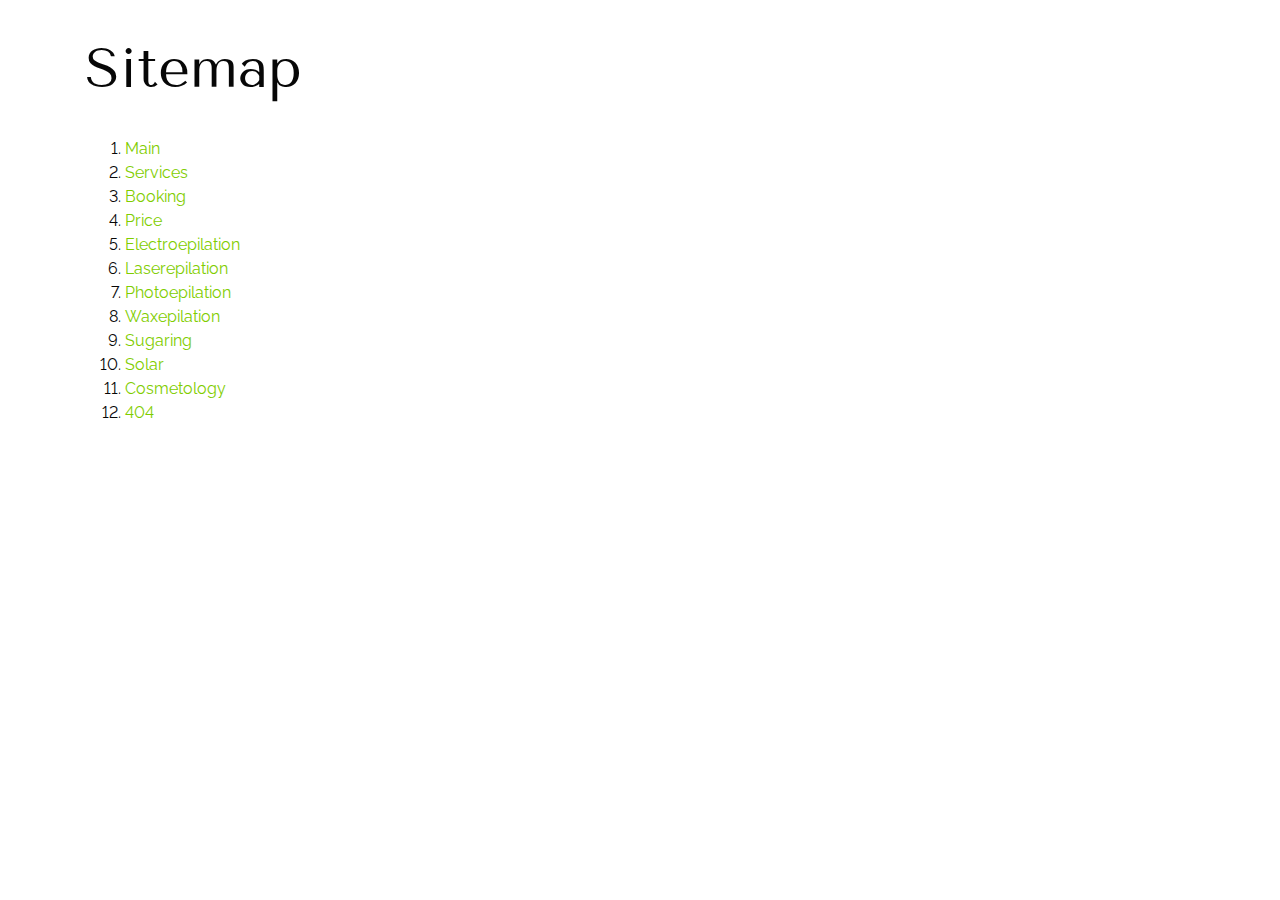
<file: index.html>
<!DOCTYPE html>
<html lang="uk">

<head>
  <meta charset="utf-8">
  <meta name="viewport" content="width=device-width, initial-scale=1.0">
  <meta http-equiv="X-UA-Compatible" content="ie=edge">
  <link rel="icon" type="image/png" sizes="16x16" href="/favicon-16x16.png">
  <link rel="icon" type="image/png" sizes="32x32" href="/favicon-32x32.png">
  <link rel="apple-touch-icon" sizes="180x180" href="/apple-touch-icon.png">
  <link rel="manifest" href="/site.webmanifest">
  <link rel="preload" href="fonts/raleway-regular.woff2" as="font" type="font/woff2" crossorigin>
  <link rel="preload" href="fonts/raleway-semibold.woff2" as="font" type="font/woff2" crossorigin>
  <link rel="preload" href="fonts/tenorsans-regular.woff2" as="font" type="font/woff2" crossorigin>
  <link rel="stylesheet" href="style/vendor-bundle.css">
  <link rel="stylesheet" href="style/main.css">
  <title>Sitemap</title>
</head>

<body>
  <main class="lnum">
    <div class="container">
      <h1 class="title">Sitemap</h1>
      <ol>
        <li>
          <a href="page-main.html">Main</a>
        </li>
        <li>
          <a href="page-services.html">Services</a>
        </li>
        <li>
          <a href="page-booking.html">Booking</a>
        </li>
        <li>
          <a href="page-price.html">Price</a>
        </li>
        <li>
          <a href="page-electroepilation.html">Electroepilation</a>
        </li>
        <li>
          <a href="page-laserepilation.html">Laserepilation</a>
        </li>
        <li>
          <a href="page-photoepilation.html">Photoepilation</a>
        </li>
        <li>
          <a href="page-waxepilation.html">Waxepilation</a>
        </li>
        <li>
          <a href="page-sugaring.html">Sugaring</a>
        </li>
        <li>
          <a href="page-solar.html">Solar</a>
        </li>
        <li>
          <a href="page-cosmetology.html">Cosmetology</a>
        </li>
        <li>
          <a href="page-404.html">404</a>
        </li>
      </ol>
    </div>
  </main>
</body>

</html>
</file>
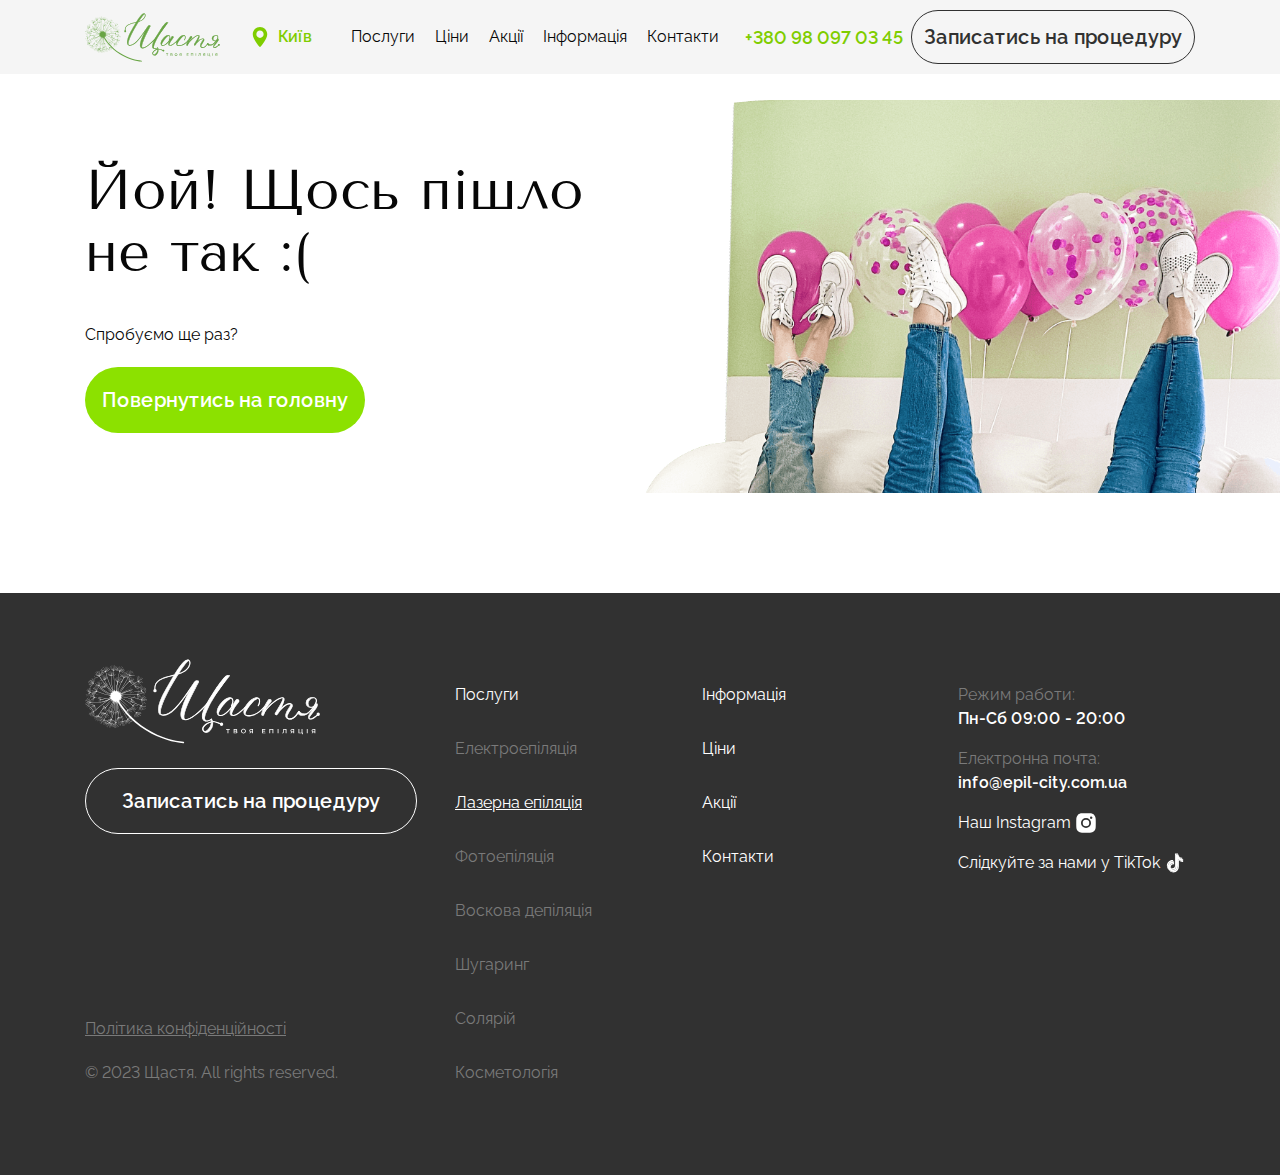
<file: page-404.html>
<!DOCTYPE html>
<html lang="uk">

<head>
  <meta charset="utf-8">
  <meta name="viewport" content="width=device-width, initial-scale=1.0">
  <meta http-equiv="X-UA-Compatible" content="ie=edge">
  <link rel="icon" type="image/png" sizes="16x16" href="/favicon-16x16.png">
  <link rel="icon" type="image/png" sizes="32x32" href="/favicon-32x32.png">
  <link rel="apple-touch-icon" sizes="180x180" href="/apple-touch-icon.png">
  <link rel="manifest" href="/site.webmanifest">
  <link rel="preload" href="fonts/raleway-regular.woff2" as="font" type="font/woff2" crossorigin>
  <link rel="preload" href="fonts/raleway-semibold.woff2" as="font" type="font/woff2" crossorigin>
  <link rel="preload" href="fonts/tenorsans-regular.woff2" as="font" type="font/woff2" crossorigin>
  <link rel="stylesheet" href="style/vendor-bundle.css">
  <link rel="stylesheet" href="style/main.css">
  <title>Page title</title>
</head>

<body class="indent-reset site">
  <div aria-hidden="true" id="site-top"></div>
  <div class="site__container">
    <header class="site__header header">
      <div class="header__main">
        <div class="container header__wrapper">
          <div class="header__logo">
            <a href="page-main.html" aria-label="Перейти на головну">
              <picture>
                <img class="header__logo-img" src="img/logo.svg" width="135" height="49" alt="Логотип">
              </picture>
            </a>
          </div>
          <div class="header__burger">
            <button class="just-burger" type="button" aria-label="menu" id="just-burger">
              <span class="just-burger__line just-burger__line--top"></span>
              <span class="just-burger__line just-burger__line--middle"></span>
              <span class="just-burger__line just-burger__line--bottom"></span>
            </button>
          </div>
          <div class="header__desktop">
            <nav class="header-nav">
              <ul class="list-reset header-nav__menu">
                <li>
                  <a href="page-services.html">Послуги</a>
                </li>
                <li>
                  <a href="page-price.html">Ціни</a>
                </li>
                <li>
                  <a href="page-main.html#main-promotions">Акції</a>
                </li>
                <li>
                  <a href="page-main.html#main-about">Інформація</a>
                </li>
                <li>
                  <a href="page-main.html#main-contacts">Контакти</a>
                </li>
              </ul>
            </nav>
            <div class="header-geo">
              <button class="btn-reset header-geo__trigger" type="button" aria-label="Ваше місто Київ" data-hystmodal="#change-saloon-modal">Київ</button>
            </div>
            <div class="header-contacts">
              <div class="header-contacts__phone">
                <a href="tel:+380980970345">
                  <svg width="18" height="18" aria-hidden="true">
                    <use xlink:href="img/sprite.svg#icon-phone"></use>
                  </svg>
                  <span>+380 98 097 03 45</span>
                </a>
              </div>
              <a class="btn header-contacts__btn" href="page-booking.html" target="_blank" rel="nofollow noreferer noopener">Записатись на процедуру</a>
            </div>
          </div>
        </div>
      </div>
      <div class="header-modal" aria-hidden="true">
        <div class="header-modal__content">
          <div class="container">
            <nav class="header-nav">
              <ul class="list-reset header-nav__menu">
                <li>
                  <a href="page-services.html">Послуги</a>
                </li>
                <li>
                  <a href="page-price.html">Ціни</a>
                </li>
                <li>
                  <a href="page-main.html#main-promotions">Акції</a>
                </li>
                <li>
                  <a href="page-main.html#main-about">Інформація</a>
                </li>
                <li>
                  <a href="page-main.html#main-contacts">Контакти</a>
                </li>
              </ul>
            </nav>
            <div class="header-geo">
              <button class="btn-reset header-geo__trigger" type="button" aria-label="Ваше місто Київ" data-hystmodal="#change-saloon-modal">Київ</button>
            </div>
            <div class="header-contacts">
              <div class="header-contacts__phone">
                <a href="tel:+380980970345">
                  <svg width="18" height="18" aria-hidden="true">
                    <use xlink:href="img/sprite.svg#icon-phone"></use>
                  </svg>
                  <span>+380 98 097 03 45</span>
                </a>
              </div>
              <a class="btn header-contacts__btn" href="page-booking.html" target="_blank" rel="nofollow noreferer noopener">Записатись на процедуру</a>
            </div>
          </div>
        </div>
      </div>
    </header>
    <div class="site__content site__content--no-hero">
      <main>
        <section class="not-found">
          <div class="container">
            <div class="not-found__content">
              <h1 class="indent-reset title title--h1 not-found__title">Йой! Щось пішло не так :(</h1>
              <p class="indent-reset not-found__text">Спробуємо ще раз?</p>
              <a class="btn-reset btn btn--accent" href="page-main.html">Повернутись на головну</a>
            </div>
          </div>
          <img class="not-found__bg" src="img/404-bg.png" aria-hidden="true" alt="">
        </section>
      </main>
    </div>
    <footer class="site__footer footer">
      <div class="container footer__container">
        <div class="footer-top">
          <div class="footer-top__logo">
            <a href="index.html" aria-label="Перейти на головну">
              <picture>
                <img class="footer-top__logo-icon" src="img/logo-light.svg" width="135" height="49" alt="Логотип">
              </picture>
            </a>
          </div>
          <div class="footer-top__cb">
            <div class="footer-cb">
              <div class="footer-cb__btn-wrapper">
                <a class="btn btn--light footer-cb__btn-contacts" href="page-booking.html" target="_blank" rel="nofollow noreferer noopener">Записатись на процедуру</a>
              </div>
              <div class="footer-cb__rules">
                <a class="footer-cb__policy" href="#">Політика конфіденційності</a>
                <span class="footer-cb__copyright"><span>&copy; 2023</span> Щастя. All rights reserved.</span>
              </div>
            </div>
          </div>
        </div>
        <nav class="footer-nav">
          <ul class="list-reset footer-nav__menu footer-nav__services">
            <li class="menu-item menu-item-has-children">
              <a href="page-services.html">Послуги</a>
              <ul>
                <li><a href="page-electroepilation.html">Електроепіляція</a></li>
                <li class="current-menu-item"><a href="page-laserepilation.html">Лазерна епіляція</a></li>
                <li><a href="page-photoepilation.html">Фотоепіляція</a></li>
                <li><a href="page-waxepilation.html">Воскова депіляція</a></li>
                <li><a href="page-sugaring.html">Шугаринг</a></li>
                <li><a href="page-solar.html">Солярій</a></li>
                <li><a href="page-cosmetology.html">Косметологія</a></li>
              </ul>
            </li>
          </ul>
          <ul class="list-reset footer-nav__menu footer-nav__pages">
            <li><a href="page-main.html#main-about">Інформація</a></li>
            <li><a href="page-price.html">Ціни</a></li>
            <li><a href="page-main.html#main-promotions">Акції</a></li>
            <li><a href="page-main.html#main-contacts">Контакти</a></li>
          </ul>
        </nav>
        <div class="footer-contacts">
          <ul class="list-reset footer-contacts__info-list">
            <li class="footer-contacts__info-item">
              <span class="footer-contacts__item-title">Режим работи:</span>
              <b><span>Пн-Сб 09:00 - 20:00</span></b>
            </li>
            <li class="footer-contacts__info-item">
              <span class="footer-contacts__item-title">Електронна почта:</span>
              <b><a href="mailto:info@epil-city.com.ua">info@epil-city.com.ua</a></b>
            </li>
            <li class="footer-contacts__info-item">
              <a class="footer-contacts__icon-link" href="#">Наш Instagram
                <svg width="23" height="23" aria-hidden="true">
                  <use xlink:href="img/sprite.svg#icon-instagram-light"></use>
                </svg>
              </a>
            </li>
            <li class="footer-contacts__info-item">
              <a class="footer-contacts__icon-link" href="#">Слідкуйте за нами у TikTok
                <svg width="23" height="23" aria-hidden="true">
                  <use xlink:href="img/sprite.svg#icon-tiktok-light"></use>
                </svg>
              </a>
            </li>
          </ul>
          <div class="footer-contacts__cb">
            <div class="footer-cb">
              <div class="footer-cb__btn-wrapper">
                <a class="btn btn--light footer-cb__btn-contacts" href="page-booking.html" target="_blank" rel="nofollow noreferer noopener">Записатись на процедуру</a>
              </div>
              <div class="footer-cb__rules">
                <a class="footer-cb__policy" href="#">Політика конфіденційності</a>
                <span class="footer-cb__copyright"><span>&copy; 2023</span> Щастя. All rights reserved.</span>
              </div>
            </div>
          </div>
        </div>
      </div>
    </footer>
    <div class="scroll-top" id="scroll-top">
      <a class="scroll-top__link" href="#site-top" aria-label="На початок сторінки">
        <svg width="14" height="8" aria-hidden="true">
          <use xlink:href="img/sprite.svg#icon-up"></use>
        </svg>
      </a>
    </div>
    <div class="hystmodal hystmodal--simple" id="send-ok-modal" aria-hidden="true">
      <div class="hystmodal__wrap">
        <div class="hystmodal__window hystmodal__window--form" role="dialog" aria-modal="true">
          <div class="modal modal--message">
            <button class="btn-reset modal__close" type="button" aria-label="Закрити" data-hystclose>
              <svg class="modal__close-icon" width="20" height="20" aria-hidden="true">
                <use xlink:href="img/sprite.svg#icon-cross"></use>
              </svg>
            </button>
            <h2 class="indent-reset title title--h3 modal__title">Ваша заявка відправлена</h2>
            <p class="indent-reset modal__descr">Дякуємо, що обираєте нас! Зовсім скоро ми Вам зателефонуємо</p>
            <picture>
              <img class="modal__logo-icon" src="img/logo.svg" width="217" height="76" alt="Логотип">
            </picture>
            <button class="btn-reset btn btn--accent modal__submit modal__submit--limit" type="button" data-hystclose>Чудово!</button>
          </div>
        </div>
      </div>
    </div>
    <div class="hystmodal hystmodal--simple" id="send-error-modal" aria-hidden="true">
      <div class="hystmodal__wrap">
        <div class="hystmodal__window hystmodal__window--form" role="dialog" aria-modal="true">
          <div class="modal modal--message">
            <button class="btn-reset modal__close" type="button" aria-label="Закрити" data-hystclose>
              <svg class="modal__close-icon" width="20" height="20" aria-hidden="true">
                <use xlink:href="img/sprite.svg#icon-cross"></use>
              </svg>
            </button>
            <h2 class="indent-reset title title--h3 modal__title">Помилка надсилання!</h2>
            <p class="indent-reset modal__descr">При надсиланні запиту виникла непередбачена помилка, відправка не вдалася. Спробуйте надіслати запит пізніше</p>
            <button class="btn-reset btn btn--accent modal__submit modal__submit--limit" type="button" data-hystclose="">Закрити</button>
          </div>
        </div>
      </div>
    </div>
    <div class="hystmodal hystmodal--simple" id="change-saloon-modal" aria-hidden="true">
      <div class="hystmodal__wrap">
        <div class="hystmodal__window hystmodal__window--form" role="dialog" aria-modal="true">
          <div class="modal modal--city">
            <button class="btn-reset modal__close" type="button" aria-label="Закрити" data-hystclose>
              <svg class="modal__close-icon" width="20" height="20" aria-hidden="true">
                <use xlink:href="img/sprite.svg#icon-cross"></use>
              </svg>
            </button>
            <h2 class="indent-reset title title--h3 modal__title">Оберіть салон</h2>
            <p class="indent-reset modal__descr">Наші салони існують у наступних містах:</p>
            <ul class="list-reset modal__city-list">
              <li class="modal__city-item modal__city-item--current"><span>м. Київ (Осокорки)</span></li>
              <li class="modal__city-item"><a href="#">м. Київ (Золоті ворота)</a></li>
              <li class="modal__city-item"><a href="#">м. Миколаїв</a></li>
              <li class="modal__city-item"><a href="#">м. Одесса</a></li>
            </ul>
            <button class="btn-reset modal__btn-check" type="button">Більше не показувати</button>
          </div>
        </div>
      </div>
    </div>
    <div class="hystmodal hystmodal--simple" id="free-consult-modal" aria-hidden="true">
      <div class="hystmodal__wrap">
        <div class="hystmodal__window hystmodal__window--form" role="dialog" aria-modal="true">
          <div class="modal">
            <button class="btn-reset modal__close" type="button" aria-label="Закрити" data-hystclose>
              <svg class="modal__close-icon" width="20" height="20" aria-hidden="true">
                <use xlink:href="img/sprite.svg#icon-cross"></use>
              </svg>
            </button>
            <h2 class="indent-reset title title--h3 modal__title">Безкоштовна консультація</h2>
            <p class="indent-reset modal__descr">Обіцяємо зберігати Ваш номер в таємниці</p>
            <form class="form modal__form modal-grid" id="free-consult-form" data-validate>
              <input type="hidden" name="Форма" value="Безкоштовна консультація">
              <div class="modal-grid__name">
                <input class="form__input" type="text" name="Ім’я" placeholder="Ваше ім’я" data-validate="name" required>
              </div>
              <div class="modal-grid__select modal__select cb-form-select" data-dd="select">
                <div class="cb-form-select__wrapper">
                  <button class="btn-reset cb-form-select__trigger" type="button" data-dd="trigger">Коли зателефонувати?</button>
                  <ul class="list-reset cb-form-select__list">
                    <li class="cb-form-select__item">
                      <input class="visually-hidden cb-form-select__radio" type="radio" name="Коли зателефонувати?" id="consult-modal-time-01" value="9:00 - 12:00" checked>
                      <label class="cb-form-select__item-btn" for="consult-modal-time-01" data-dd="item">9:00 - 12:00</label>
                    </li>
                    <li class="cb-form-select__item">
                      <input class="visually-hidden cb-form-select__radio" type="radio" name="Коли зателефонувати?" id="consult-modal-time-02" value="12:00 - 15:00">
                      <label class="cb-form-select__item-btn" for="consult-modal-time-02" data-dd="item">12:00 - 15:00</label>
                    </li>
                    <li class="cb-form-select__item">
                      <input class="visually-hidden cb-form-select__radio" type="radio" name="Коли зателефонувати?" id="consult-modal-time-03" value="15:00 - 18:00">
                      <label class="cb-form-select__item-btn" for="consult-modal-time-03" data-dd="item">15:00 - 18:00</label>
                    </li>
                    <li class="cb-form-select__item">
                      <input class="visually-hidden cb-form-select__radio" type="radio" name="Коли зателефонувати?" id="consult-modal-time-04" value="18:00 - 20:00">
                      <label class="cb-form-select__item-btn" for="consult-modal-time-04" data-dd="item">18:00 - 20:00</label>
                    </li>
                  </ul>
                </div>
              </div>
              <div class="modal-grid__phone">
                <input class="form__input" type="tel" name="Номер телефону" placeholder="Номер телефону" data-validate="phone" required>
              </div>
              <div class="modal-grid__textarea">
                <textarea class="form__input form__textarea" name="Ваші питання" placeholder="Ваші питання"></textarea>
              </div>
              <div class="modal-grid__submit">
                <button class="btn-reset btn btn--accent modal__submit" type="submit">Відправити</button>
              </div>
              <div class="modal-grid__policy">
                <p class="sm-text">Натискаючи відправити ви погоджуєтесь з <a href="#">політикою обробки персональних даних</a></p>
              </div>
            </form>
          </div>
        </div>
      </div>
    </div>
    <div class="hystmodal hystmodal--simple" id="promotion-modal" aria-hidden="true">
      <div class="hystmodal__wrap">
        <div class="hystmodal__window hystmodal__window--form" role="dialog" aria-modal="true">
          <div class="modal">
            <button class="btn-reset modal__close" type="button" aria-label="Закрити" data-hystclose>
              <svg class="modal__close-icon" width="20" height="20" aria-hidden="true">
                <use xlink:href="img/sprite.svg#icon-cross"></use>
              </svg>
            </button>
            <h2 class="indent-reset title title--h3 modal__title">Залиште свої контактні дані</h2>
            <p class="indent-reset modal__descr">Після отримання заявки ми Вам обов’язково зателефонуємо</p>
            <form class="form modal__form modal-grid" id="promotion-form" data-validate>
              <input type="hidden" name="Яка акція" data-promo="input" value="">
              <div class="modal__name">
                <input class="form__input" type="text" name="Ім’я" placeholder="Ваше ім’я" data-validate="name" required>
              </div>
              <div class="modal-grid__select modal__select cb-form-select" data-dd="select">
                <div class="cb-form-select__wrapper">
                  <button class="btn-reset cb-form-select__trigger" type="button" data-dd="trigger">Коли зателефонувати?</button>
                  <ul class="list-reset cb-form-select__list">
                    <li class="cb-form-select__item">
                      <input class="visually-hidden cb-form-select__radio" type="radio" name="Коли зателефонувати?" id="promo-modal-time-01" value="9:00 - 12:00" checked>
                      <label class="cb-form-select__item-btn" for="promo-modal-time-01" data-dd="item">9:00 - 12:00</label>
                    </li>
                    <li class="cb-form-select__item">
                      <input class="visually-hidden cb-form-select__radio" type="radio" name="Коли зателефонувати?" id="promo-modal-time-02" value="12:00 - 15:00">
                      <label class="cb-form-select__item-btn" for="promo-modal-time-02" data-dd="item">12:00 - 15:00</label>
                    </li>
                    <li class="cb-form-select__item">
                      <input class="visually-hidden cb-form-select__radio" type="radio" name="Коли зателефонувати?" id="promo-modal-time-03" value="15:00 - 18:00">
                      <label class="cb-form-select__item-btn" for="promo-modal-time-03" data-dd="item">15:00 - 18:00</label>
                    </li>
                    <li class="cb-form-select__item">
                      <input class="visually-hidden cb-form-select__radio" type="radio" name="Коли зателефонувати?" id="promo-modal-time-04" value="18:00 - 20:00">
                      <label class="cb-form-select__item-btn" for="promo-modal-time-04" data-dd="item">18:00 - 20:00</label>
                    </li>
                  </ul>
                </div>
              </div>
              <div class="modal-grid__phone">
                <input class="form__input" type="tel" name="Номер телефону" placeholder="Номер телефону" data-validate="phone" required>
              </div>
              <div class="modal-grid__textarea">
                <textarea class="form__input form__textarea" name="Ваші питання" placeholder="Ваші питання"></textarea>
              </div>
              <div class="modal-grid__submit">
                <button class="btn-reset btn btn--accent modal__submit" type="submit">Відправити</button>
              </div>
              <div class="modal-grid__policy">
                <p class="sm-text">Натискаючи відправити ви погоджуєтесь з <a href="#">політикою обробки персональних даних</a></p>
              </div>
            </form>
          </div>
        </div>
      </div>
    </div>
    <div class="hystmodal hystmodal--simple" id="safe-cycle-modal" aria-hidden="true">
      <div class="hystmodal__wrap">
        <div class="hystmodal__window hystmodal__window--form" role="dialog" aria-modal="true">
          <div class="modal modal--info">
            <button class="btn-reset modal__close" type="button" aria-label="Закрити" data-hystclose>
              <svg class="modal__close-icon" width="20" height="20" aria-hidden="true">
                <use xlink:href="img/sprite.svg#icon-cross"></use>
              </svg>
            </button>
            <h2 class="indent-reset title title--h3 modal__title modal__title--info">Етапи обробки інструментів в салонах епіляції «Щастя» </h2>
            <div class="safe-cycle">
              <ol class="list-reset safe-cycle__list">
                <li class="safe-cycle__item">
                  <p>Кладемо інструмент в контейнер з розчином для дезінфекції на 20 хвилин (відразу фіксуємо в журналі дезінфекції кількість інструментів, час експозиції).</p>
                </li>
                <li class="safe-cycle__item">
                  <p>Промиваємо під проточною водою (під краном) протягом 5 хвилин з використанням щітки.</p>
                </li>
                <li class="safe-cycle__item">
                  <p>Викладаємо інструмент у відкритому вигляді на одноразову серветку в сушильний ящик до повного висихання інструменту.</p>
                </li>
                <li class="safe-cycle__item">
                  <p>Розкладаємо інструмент в крафт-пакети із зазначенням дати обробки і запаковуємо їх. Розкладаємо таким чином, щоб кожен крафт-пакет лежав окремо, не перекриваючи один одного.</p>
                </li>
                <li class="safe-cycle__item safe-cycle__item--wide">
                  <p>Кладемо крафт-пакети в сухожарову шафу на 60 хвилин при температурі 180 градусів і одразу фіксуємо в журналі стерилізації. Включає сухожарову шафу адміністратор.</p>
                </li>
              </ol>
              <p class="indent-reset safe-cycle__note">Зберігання стерильного інструменту можливе тільки терміном до 14 днів в герметичних крафт-пакетах після повного циклу обробки.</p>
            </div>
          </div>
        </div>
      </div>
    </div>
    <div class="hystmodal hystmodal--simple" id="certificate-id" aria-hidden="true">
      <div class="hystmodal__wrap">
        <div class="hystmodal__window hystmodal__window--form" role="dialog" aria-modal="true">
          <div class="modal modal--gallery">
            <button class="btn-reset modal__close" type="button" aria-label="Закрити" data-hystclose>
              <svg class="modal__close-icon" width="20" height="20" aria-hidden="true">
                <use xlink:href="img/sprite.svg#icon-cross"></use>
              </svg>
            </button>
            <h2 class="indent-reset title title--h3 modal__title">Дипломи і сертифікати</h2>
            <div class="certificates slider">
              <div class="certificates__view slider__container">
                <div class="swiper-wrapper slider__wrapper">
                  <div class="swiper-slide certificates__slide">
                    <a href="img/certificates/cert1.jpg" data-fslightbox="certificate-id">
                      <img class="swiper-lazy" src="img/certificates/cert1.jpg" alt="">
                    </a>
                  </div>
                  <div class="swiper-slide certificates__slide">
                    <a href="img/certificates/cert2.jpg" data-fslightbox="certificate-id">
                      <img class="swiper-lazy" src="img/certificates/cert2.jpg" alt="">
                    </a>
                  </div>
                  <div class="swiper-slide certificates__slide">
                    <a href="img/certificates/cert1.jpg" data-fslightbox="certificate-id">
                      <img class="swiper-lazy" src="img/certificates/cert1.jpg" alt="">
                    </a>
                  </div>
                  <div class="swiper-slide certificates__slide">
                    <a href="img/certificates/cert2.jpg" data-fslightbox="certificate-id">
                      <img class="swiper-lazy" src="img/certificates/cert2.jpg" alt="">
                    </a>
                  </div>
                </div>
              </div>
              <div class="certificates__preview slider__container" thumbsSlider>
                <div class="swiper-wrapper slider__wrapper">
                  <div class="swiper-slide certificates__thumb">
                    <img class="swiper-lazy" src="img/certificates/cert1.jpg" alt="">
                  </div>
                  <div class="swiper-slide certificates__thumb">
                    <img class="swiper-lazy" src="img/certificates/cert2.jpg" alt="">
                  </div>
                  <div class="swiper-slide certificates__thumb">
                    <img class="swiper-lazy" src="img/certificates/cert1.jpg" alt="">
                  </div>
                  <div class="swiper-slide certificates__thumb">
                    <img class="swiper-lazy" src="img/certificates/cert2.jpg" alt="">
                  </div>
                </div>
              </div>
            </div>
          </div>
        </div>
      </div>
    </div>
  </div>
  <script src="js/vendor-bundle.js"></script>
  <script src="js/main.js"></script>
</body>

</html>
</file>
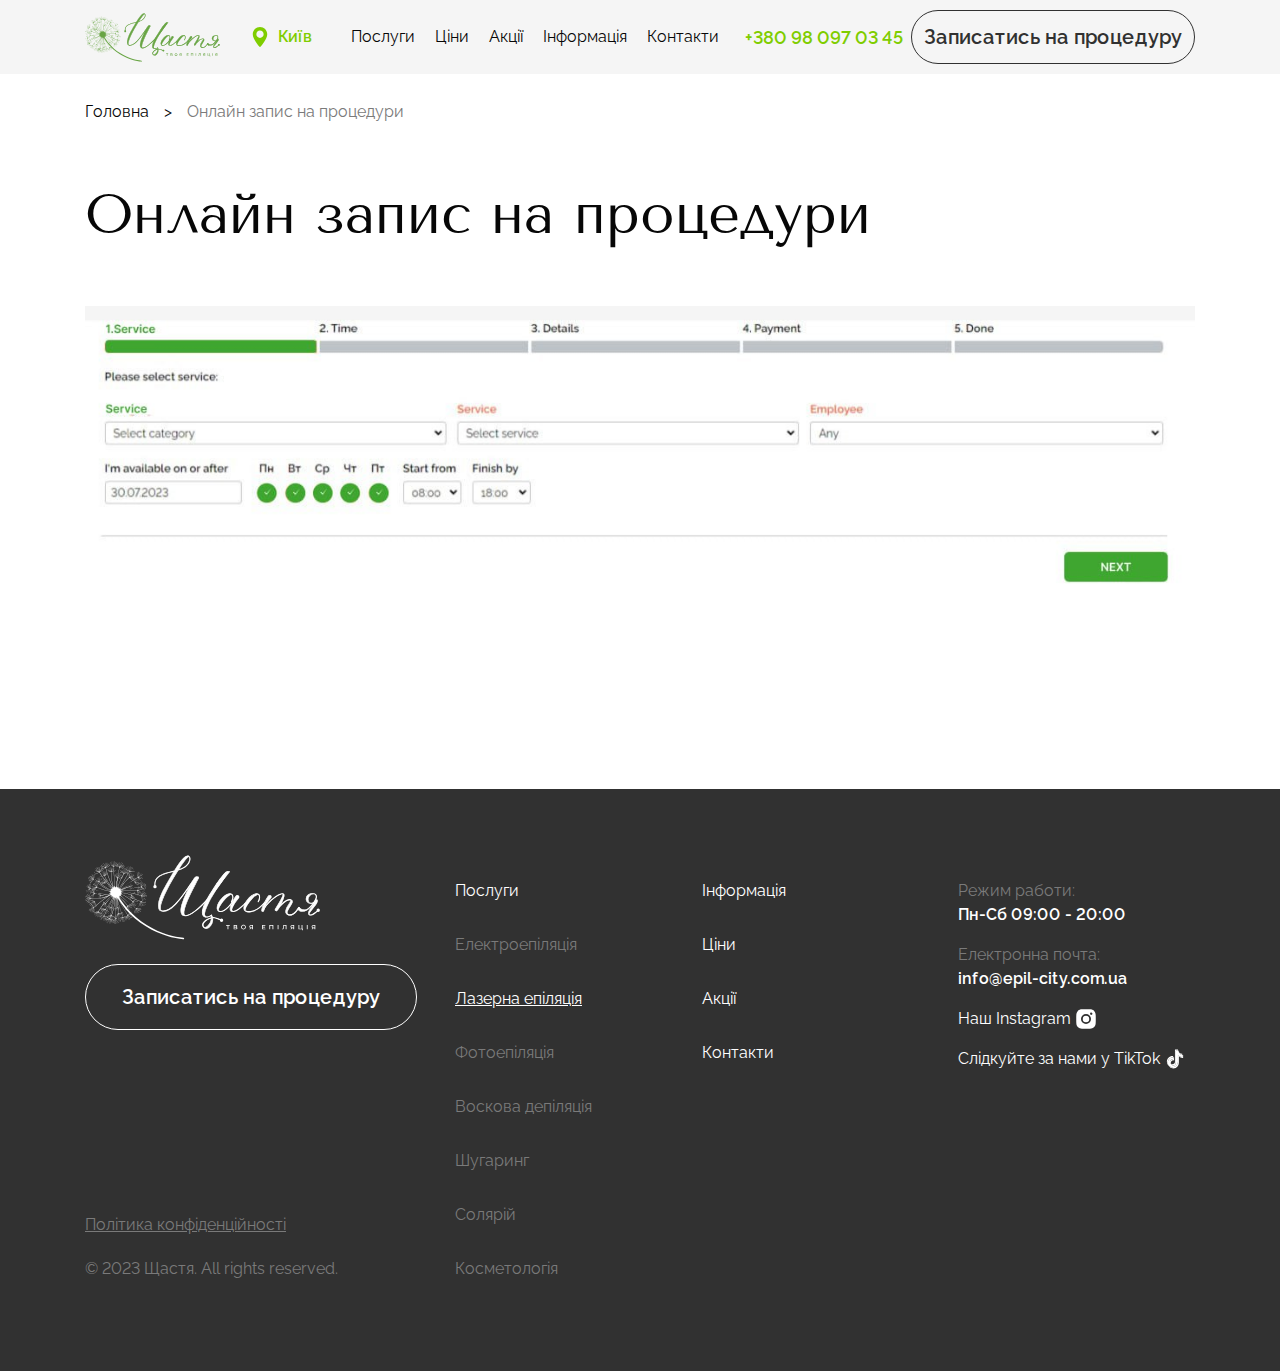
<file: page-booking.html>
<!DOCTYPE html>
<html lang="uk">

<head>
  <meta charset="utf-8">
  <meta name="viewport" content="width=device-width, initial-scale=1.0">
  <meta http-equiv="X-UA-Compatible" content="ie=edge">
  <link rel="icon" type="image/png" sizes="16x16" href="/favicon-16x16.png">
  <link rel="icon" type="image/png" sizes="32x32" href="/favicon-32x32.png">
  <link rel="apple-touch-icon" sizes="180x180" href="/apple-touch-icon.png">
  <link rel="manifest" href="/site.webmanifest">
  <link rel="preload" href="fonts/raleway-regular.woff2" as="font" type="font/woff2" crossorigin>
  <link rel="preload" href="fonts/raleway-semibold.woff2" as="font" type="font/woff2" crossorigin>
  <link rel="preload" href="fonts/tenorsans-regular.woff2" as="font" type="font/woff2" crossorigin>
  <link rel="stylesheet" href="style/vendor-bundle.css">
  <link rel="stylesheet" href="style/main.css">
  <title>Page title</title>
</head>

<body class="indent-reset site">
  <div aria-hidden="true" id="site-top"></div>
  <div class="site__container">
    <header class="site__header header">
      <div class="header__main">
        <div class="container header__wrapper">
          <div class="header__logo">
            <a href="page-main.html" aria-label="Перейти на головну">
              <picture>
                <img class="header__logo-img" src="img/logo.svg" width="135" height="49" alt="Логотип">
              </picture>
            </a>
          </div>
          <div class="header__burger">
            <button class="just-burger" type="button" aria-label="menu" id="just-burger">
              <span class="just-burger__line just-burger__line--top"></span>
              <span class="just-burger__line just-burger__line--middle"></span>
              <span class="just-burger__line just-burger__line--bottom"></span>
            </button>
          </div>
          <div class="header__desktop">
            <nav class="header-nav">
              <ul class="list-reset header-nav__menu">
                <li>
                  <a href="page-services.html">Послуги</a>
                </li>
                <li>
                  <a href="page-price.html">Ціни</a>
                </li>
                <li>
                  <a href="page-main.html#main-promotions">Акції</a>
                </li>
                <li>
                  <a href="page-main.html#main-about">Інформація</a>
                </li>
                <li>
                  <a href="page-main.html#main-contacts">Контакти</a>
                </li>
              </ul>
            </nav>
            <div class="header-geo">
              <button class="btn-reset header-geo__trigger" type="button" aria-label="Ваше місто Київ" data-hystmodal="#change-saloon-modal">Київ</button>
            </div>
            <div class="header-contacts">
              <div class="header-contacts__phone">
                <a href="tel:+380980970345">
                  <svg width="18" height="18" aria-hidden="true">
                    <use xlink:href="img/sprite.svg#icon-phone"></use>
                  </svg>
                  <span>+380 98 097 03 45</span>
                </a>
              </div>
              <a class="btn header-contacts__btn" href="page-booking.html" target="_blank" rel="nofollow noreferer noopener">Записатись на процедуру</a>
            </div>
          </div>
        </div>
      </div>
      <div class="header-modal" aria-hidden="true">
        <div class="header-modal__content">
          <div class="container">
            <nav class="header-nav">
              <ul class="list-reset header-nav__menu">
                <li>
                  <a href="page-services.html">Послуги</a>
                </li>
                <li>
                  <a href="page-price.html">Ціни</a>
                </li>
                <li>
                  <a href="page-main.html#main-promotions">Акції</a>
                </li>
                <li>
                  <a href="page-main.html#main-about">Інформація</a>
                </li>
                <li>
                  <a href="page-main.html#main-contacts">Контакти</a>
                </li>
              </ul>
            </nav>
            <div class="header-geo">
              <button class="btn-reset header-geo__trigger" type="button" aria-label="Ваше місто Київ" data-hystmodal="#change-saloon-modal">Київ</button>
            </div>
            <div class="header-contacts">
              <div class="header-contacts__phone">
                <a href="tel:+380980970345">
                  <svg width="18" height="18" aria-hidden="true">
                    <use xlink:href="img/sprite.svg#icon-phone"></use>
                  </svg>
                  <span>+380 98 097 03 45</span>
                </a>
              </div>
              <a class="btn header-contacts__btn" href="page-booking.html" target="_blank" rel="nofollow noreferer noopener">Записатись на процедуру</a>
            </div>
          </div>
        </div>
      </div>
    </header>
    <div class="site__content site__content--no-hero">
      <div class="breadcrumbs" typeof="BreadcrumbList" vocab="https://schema.org/">
        <div class="container">
          <span><a href="page-main.html">Головна</a></span>&emsp;&gt;&emsp;<span><span class="current-item">Онлайн запис на процедури</span></span>
        </div>
      </div>
      <main class="inner-page">
        <div class="container">
          <h1 class="indent-reset title inner-page__title">Онлайн запис на процедури</h1>
          <div class="inner-page__content">
            <img src="img/form.jpg" style="width: 100%;" alt="">
          </div>
        </div>
      </main>
    </div>
    <footer class="site__footer footer">
      <div class="container footer__container">
        <div class="footer-top">
          <div class="footer-top__logo">
            <a href="index.html" aria-label="Перейти на головну">
              <picture>
                <img class="footer-top__logo-icon" src="img/logo-light.svg" width="135" height="49" alt="Логотип">
              </picture>
            </a>
          </div>
          <div class="footer-top__cb">
            <div class="footer-cb">
              <div class="footer-cb__btn-wrapper">
                <a class="btn btn--light footer-cb__btn-contacts" href="page-booking.html" target="_blank" rel="nofollow noreferer noopener">Записатись на процедуру</a>
              </div>
              <div class="footer-cb__rules">
                <a class="footer-cb__policy" href="#">Політика конфіденційності</a>
                <span class="footer-cb__copyright"><span>&copy; 2023</span> Щастя. All rights reserved.</span>
              </div>
            </div>
          </div>
        </div>
        <nav class="footer-nav">
          <ul class="list-reset footer-nav__menu footer-nav__services">
            <li class="menu-item menu-item-has-children">
              <a href="page-services.html">Послуги</a>
              <ul>
                <li><a href="page-electroepilation.html">Електроепіляція</a></li>
                <li class="current-menu-item"><a href="page-laserepilation.html">Лазерна епіляція</a></li>
                <li><a href="page-photoepilation.html">Фотоепіляція</a></li>
                <li><a href="page-waxepilation.html">Воскова депіляція</a></li>
                <li><a href="page-sugaring.html">Шугаринг</a></li>
                <li><a href="page-solar.html">Солярій</a></li>
                <li><a href="page-cosmetology.html">Косметологія</a></li>
              </ul>
            </li>
          </ul>
          <ul class="list-reset footer-nav__menu footer-nav__pages">
            <li><a href="page-main.html#main-about">Інформація</a></li>
            <li><a href="page-price.html">Ціни</a></li>
            <li><a href="page-main.html#main-promotions">Акції</a></li>
            <li><a href="page-main.html#main-contacts">Контакти</a></li>
          </ul>
        </nav>
        <div class="footer-contacts">
          <ul class="list-reset footer-contacts__info-list">
            <li class="footer-contacts__info-item">
              <span class="footer-contacts__item-title">Режим работи:</span>
              <b><span>Пн-Сб 09:00 - 20:00</span></b>
            </li>
            <li class="footer-contacts__info-item">
              <span class="footer-contacts__item-title">Електронна почта:</span>
              <b><a href="mailto:info@epil-city.com.ua">info@epil-city.com.ua</a></b>
            </li>
            <li class="footer-contacts__info-item">
              <a class="footer-contacts__icon-link" href="#">Наш Instagram
                <svg width="23" height="23" aria-hidden="true">
                  <use xlink:href="img/sprite.svg#icon-instagram-light"></use>
                </svg>
              </a>
            </li>
            <li class="footer-contacts__info-item">
              <a class="footer-contacts__icon-link" href="#">Слідкуйте за нами у TikTok
                <svg width="23" height="23" aria-hidden="true">
                  <use xlink:href="img/sprite.svg#icon-tiktok-light"></use>
                </svg>
              </a>
            </li>
          </ul>
          <div class="footer-contacts__cb">
            <div class="footer-cb">
              <div class="footer-cb__btn-wrapper">
                <a class="btn btn--light footer-cb__btn-contacts" href="page-booking.html" target="_blank" rel="nofollow noreferer noopener">Записатись на процедуру</a>
              </div>
              <div class="footer-cb__rules">
                <a class="footer-cb__policy" href="#">Політика конфіденційності</a>
                <span class="footer-cb__copyright"><span>&copy; 2023</span> Щастя. All rights reserved.</span>
              </div>
            </div>
          </div>
        </div>
      </div>
    </footer>
    <div class="scroll-top" id="scroll-top">
      <a class="scroll-top__link" href="#site-top" aria-label="На початок сторінки">
        <svg width="14" height="8" aria-hidden="true">
          <use xlink:href="img/sprite.svg#icon-up"></use>
        </svg>
      </a>
    </div>
    <div class="hystmodal hystmodal--simple" id="send-ok-modal" aria-hidden="true">
      <div class="hystmodal__wrap">
        <div class="hystmodal__window hystmodal__window--form" role="dialog" aria-modal="true">
          <div class="modal modal--message">
            <button class="btn-reset modal__close" type="button" aria-label="Закрити" data-hystclose>
              <svg class="modal__close-icon" width="20" height="20" aria-hidden="true">
                <use xlink:href="img/sprite.svg#icon-cross"></use>
              </svg>
            </button>
            <h2 class="indent-reset title title--h3 modal__title">Ваша заявка відправлена</h2>
            <p class="indent-reset modal__descr">Дякуємо, що обираєте нас! Зовсім скоро ми Вам зателефонуємо</p>
            <picture>
              <img class="modal__logo-icon" src="img/logo.svg" width="217" height="76" alt="Логотип">
            </picture>
            <button class="btn-reset btn btn--accent modal__submit modal__submit--limit" type="button" data-hystclose>Чудово!</button>
          </div>
        </div>
      </div>
    </div>
    <div class="hystmodal hystmodal--simple" id="send-error-modal" aria-hidden="true">
      <div class="hystmodal__wrap">
        <div class="hystmodal__window hystmodal__window--form" role="dialog" aria-modal="true">
          <div class="modal modal--message">
            <button class="btn-reset modal__close" type="button" aria-label="Закрити" data-hystclose>
              <svg class="modal__close-icon" width="20" height="20" aria-hidden="true">
                <use xlink:href="img/sprite.svg#icon-cross"></use>
              </svg>
            </button>
            <h2 class="indent-reset title title--h3 modal__title">Помилка надсилання!</h2>
            <p class="indent-reset modal__descr">При надсиланні запиту виникла непередбачена помилка, відправка не вдалася. Спробуйте надіслати запит пізніше</p>
            <button class="btn-reset btn btn--accent modal__submit modal__submit--limit" type="button" data-hystclose="">Закрити</button>
          </div>
        </div>
      </div>
    </div>
    <div class="hystmodal hystmodal--simple" id="change-saloon-modal" aria-hidden="true">
      <div class="hystmodal__wrap">
        <div class="hystmodal__window hystmodal__window--form" role="dialog" aria-modal="true">
          <div class="modal modal--city">
            <button class="btn-reset modal__close" type="button" aria-label="Закрити" data-hystclose>
              <svg class="modal__close-icon" width="20" height="20" aria-hidden="true">
                <use xlink:href="img/sprite.svg#icon-cross"></use>
              </svg>
            </button>
            <h2 class="indent-reset title title--h3 modal__title">Оберіть салон</h2>
            <p class="indent-reset modal__descr">Наші салони існують у наступних містах:</p>
            <ul class="list-reset modal__city-list">
              <li class="modal__city-item modal__city-item--current"><span>м. Київ (Осокорки)</span></li>
              <li class="modal__city-item"><a href="#">м. Київ (Золоті ворота)</a></li>
              <li class="modal__city-item"><a href="#">м. Миколаїв</a></li>
              <li class="modal__city-item"><a href="#">м. Одесса</a></li>
            </ul>
            <button class="btn-reset modal__btn-check" type="button">Більше не показувати</button>
          </div>
        </div>
      </div>
    </div>
    <div class="hystmodal hystmodal--simple" id="free-consult-modal" aria-hidden="true">
      <div class="hystmodal__wrap">
        <div class="hystmodal__window hystmodal__window--form" role="dialog" aria-modal="true">
          <div class="modal">
            <button class="btn-reset modal__close" type="button" aria-label="Закрити" data-hystclose>
              <svg class="modal__close-icon" width="20" height="20" aria-hidden="true">
                <use xlink:href="img/sprite.svg#icon-cross"></use>
              </svg>
            </button>
            <h2 class="indent-reset title title--h3 modal__title">Безкоштовна консультація</h2>
            <p class="indent-reset modal__descr">Обіцяємо зберігати Ваш номер в таємниці</p>
            <form class="form modal__form modal-grid" id="free-consult-form" data-validate>
              <input type="hidden" name="Форма" value="Безкоштовна консультація">
              <div class="modal-grid__name">
                <input class="form__input" type="text" name="Ім’я" placeholder="Ваше ім’я" data-validate="name" required>
              </div>
              <div class="modal-grid__select modal__select cb-form-select" data-dd="select">
                <div class="cb-form-select__wrapper">
                  <button class="btn-reset cb-form-select__trigger" type="button" data-dd="trigger">Коли зателефонувати?</button>
                  <ul class="list-reset cb-form-select__list">
                    <li class="cb-form-select__item">
                      <input class="visually-hidden cb-form-select__radio" type="radio" name="Коли зателефонувати?" id="consult-modal-time-01" value="9:00 - 12:00" checked>
                      <label class="cb-form-select__item-btn" for="consult-modal-time-01" data-dd="item">9:00 - 12:00</label>
                    </li>
                    <li class="cb-form-select__item">
                      <input class="visually-hidden cb-form-select__radio" type="radio" name="Коли зателефонувати?" id="consult-modal-time-02" value="12:00 - 15:00">
                      <label class="cb-form-select__item-btn" for="consult-modal-time-02" data-dd="item">12:00 - 15:00</label>
                    </li>
                    <li class="cb-form-select__item">
                      <input class="visually-hidden cb-form-select__radio" type="radio" name="Коли зателефонувати?" id="consult-modal-time-03" value="15:00 - 18:00">
                      <label class="cb-form-select__item-btn" for="consult-modal-time-03" data-dd="item">15:00 - 18:00</label>
                    </li>
                    <li class="cb-form-select__item">
                      <input class="visually-hidden cb-form-select__radio" type="radio" name="Коли зателефонувати?" id="consult-modal-time-04" value="18:00 - 20:00">
                      <label class="cb-form-select__item-btn" for="consult-modal-time-04" data-dd="item">18:00 - 20:00</label>
                    </li>
                  </ul>
                </div>
              </div>
              <div class="modal-grid__phone">
                <input class="form__input" type="tel" name="Номер телефону" placeholder="Номер телефону" data-validate="phone" required>
              </div>
              <div class="modal-grid__textarea">
                <textarea class="form__input form__textarea" name="Ваші питання" placeholder="Ваші питання"></textarea>
              </div>
              <div class="modal-grid__submit">
                <button class="btn-reset btn btn--accent modal__submit" type="submit">Відправити</button>
              </div>
              <div class="modal-grid__policy">
                <p class="sm-text">Натискаючи відправити ви погоджуєтесь з <a href="#">політикою обробки персональних даних</a></p>
              </div>
            </form>
          </div>
        </div>
      </div>
    </div>
    <div class="hystmodal hystmodal--simple" id="promotion-modal" aria-hidden="true">
      <div class="hystmodal__wrap">
        <div class="hystmodal__window hystmodal__window--form" role="dialog" aria-modal="true">
          <div class="modal">
            <button class="btn-reset modal__close" type="button" aria-label="Закрити" data-hystclose>
              <svg class="modal__close-icon" width="20" height="20" aria-hidden="true">
                <use xlink:href="img/sprite.svg#icon-cross"></use>
              </svg>
            </button>
            <h2 class="indent-reset title title--h3 modal__title">Залиште свої контактні дані</h2>
            <p class="indent-reset modal__descr">Після отримання заявки ми Вам обов’язково зателефонуємо</p>
            <form class="form modal__form modal-grid" id="promotion-form" data-validate>
              <input type="hidden" name="Яка акція" data-promo="input" value="">
              <div class="modal__name">
                <input class="form__input" type="text" name="Ім’я" placeholder="Ваше ім’я" data-validate="name" required>
              </div>
              <div class="modal-grid__select modal__select cb-form-select" data-dd="select">
                <div class="cb-form-select__wrapper">
                  <button class="btn-reset cb-form-select__trigger" type="button" data-dd="trigger">Коли зателефонувати?</button>
                  <ul class="list-reset cb-form-select__list">
                    <li class="cb-form-select__item">
                      <input class="visually-hidden cb-form-select__radio" type="radio" name="Коли зателефонувати?" id="promo-modal-time-01" value="9:00 - 12:00" checked>
                      <label class="cb-form-select__item-btn" for="promo-modal-time-01" data-dd="item">9:00 - 12:00</label>
                    </li>
                    <li class="cb-form-select__item">
                      <input class="visually-hidden cb-form-select__radio" type="radio" name="Коли зателефонувати?" id="promo-modal-time-02" value="12:00 - 15:00">
                      <label class="cb-form-select__item-btn" for="promo-modal-time-02" data-dd="item">12:00 - 15:00</label>
                    </li>
                    <li class="cb-form-select__item">
                      <input class="visually-hidden cb-form-select__radio" type="radio" name="Коли зателефонувати?" id="promo-modal-time-03" value="15:00 - 18:00">
                      <label class="cb-form-select__item-btn" for="promo-modal-time-03" data-dd="item">15:00 - 18:00</label>
                    </li>
                    <li class="cb-form-select__item">
                      <input class="visually-hidden cb-form-select__radio" type="radio" name="Коли зателефонувати?" id="promo-modal-time-04" value="18:00 - 20:00">
                      <label class="cb-form-select__item-btn" for="promo-modal-time-04" data-dd="item">18:00 - 20:00</label>
                    </li>
                  </ul>
                </div>
              </div>
              <div class="modal-grid__phone">
                <input class="form__input" type="tel" name="Номер телефону" placeholder="Номер телефону" data-validate="phone" required>
              </div>
              <div class="modal-grid__textarea">
                <textarea class="form__input form__textarea" name="Ваші питання" placeholder="Ваші питання"></textarea>
              </div>
              <div class="modal-grid__submit">
                <button class="btn-reset btn btn--accent modal__submit" type="submit">Відправити</button>
              </div>
              <div class="modal-grid__policy">
                <p class="sm-text">Натискаючи відправити ви погоджуєтесь з <a href="#">політикою обробки персональних даних</a></p>
              </div>
            </form>
          </div>
        </div>
      </div>
    </div>
    <div class="hystmodal hystmodal--simple" id="safe-cycle-modal" aria-hidden="true">
      <div class="hystmodal__wrap">
        <div class="hystmodal__window hystmodal__window--form" role="dialog" aria-modal="true">
          <div class="modal modal--info">
            <button class="btn-reset modal__close" type="button" aria-label="Закрити" data-hystclose>
              <svg class="modal__close-icon" width="20" height="20" aria-hidden="true">
                <use xlink:href="img/sprite.svg#icon-cross"></use>
              </svg>
            </button>
            <h2 class="indent-reset title title--h3 modal__title modal__title--info">Етапи обробки інструментів в салонах епіляції «Щастя» </h2>
            <div class="safe-cycle">
              <ol class="list-reset safe-cycle__list">
                <li class="safe-cycle__item">
                  <p>Кладемо інструмент в контейнер з розчином для дезінфекції на 20 хвилин (відразу фіксуємо в журналі дезінфекції кількість інструментів, час експозиції).</p>
                </li>
                <li class="safe-cycle__item">
                  <p>Промиваємо під проточною водою (під краном) протягом 5 хвилин з використанням щітки.</p>
                </li>
                <li class="safe-cycle__item">
                  <p>Викладаємо інструмент у відкритому вигляді на одноразову серветку в сушильний ящик до повного висихання інструменту.</p>
                </li>
                <li class="safe-cycle__item">
                  <p>Розкладаємо інструмент в крафт-пакети із зазначенням дати обробки і запаковуємо їх. Розкладаємо таким чином, щоб кожен крафт-пакет лежав окремо, не перекриваючи один одного.</p>
                </li>
                <li class="safe-cycle__item safe-cycle__item--wide">
                  <p>Кладемо крафт-пакети в сухожарову шафу на 60 хвилин при температурі 180 градусів і одразу фіксуємо в журналі стерилізації. Включає сухожарову шафу адміністратор.</p>
                </li>
              </ol>
              <p class="indent-reset safe-cycle__note">Зберігання стерильного інструменту можливе тільки терміном до 14 днів в герметичних крафт-пакетах після повного циклу обробки.</p>
            </div>
          </div>
        </div>
      </div>
    </div>
    <div class="hystmodal hystmodal--simple" id="certificate-id" aria-hidden="true">
      <div class="hystmodal__wrap">
        <div class="hystmodal__window hystmodal__window--form" role="dialog" aria-modal="true">
          <div class="modal modal--gallery">
            <button class="btn-reset modal__close" type="button" aria-label="Закрити" data-hystclose>
              <svg class="modal__close-icon" width="20" height="20" aria-hidden="true">
                <use xlink:href="img/sprite.svg#icon-cross"></use>
              </svg>
            </button>
            <h2 class="indent-reset title title--h3 modal__title">Дипломи і сертифікати</h2>
            <div class="certificates slider">
              <div class="certificates__view slider__container">
                <div class="swiper-wrapper slider__wrapper">
                  <div class="swiper-slide certificates__slide">
                    <a href="img/certificates/cert1.jpg" data-fslightbox="certificate-id">
                      <img class="swiper-lazy" src="img/certificates/cert1.jpg" alt="">
                    </a>
                  </div>
                  <div class="swiper-slide certificates__slide">
                    <a href="img/certificates/cert2.jpg" data-fslightbox="certificate-id">
                      <img class="swiper-lazy" src="img/certificates/cert2.jpg" alt="">
                    </a>
                  </div>
                  <div class="swiper-slide certificates__slide">
                    <a href="img/certificates/cert1.jpg" data-fslightbox="certificate-id">
                      <img class="swiper-lazy" src="img/certificates/cert1.jpg" alt="">
                    </a>
                  </div>
                  <div class="swiper-slide certificates__slide">
                    <a href="img/certificates/cert2.jpg" data-fslightbox="certificate-id">
                      <img class="swiper-lazy" src="img/certificates/cert2.jpg" alt="">
                    </a>
                  </div>
                </div>
              </div>
              <div class="certificates__preview slider__container" thumbsSlider>
                <div class="swiper-wrapper slider__wrapper">
                  <div class="swiper-slide certificates__thumb">
                    <img class="swiper-lazy" src="img/certificates/cert1.jpg" alt="">
                  </div>
                  <div class="swiper-slide certificates__thumb">
                    <img class="swiper-lazy" src="img/certificates/cert2.jpg" alt="">
                  </div>
                  <div class="swiper-slide certificates__thumb">
                    <img class="swiper-lazy" src="img/certificates/cert1.jpg" alt="">
                  </div>
                  <div class="swiper-slide certificates__thumb">
                    <img class="swiper-lazy" src="img/certificates/cert2.jpg" alt="">
                  </div>
                </div>
              </div>
            </div>
          </div>
        </div>
      </div>
    </div>
  </div>
  <script src="js/vendor-bundle.js"></script>
  <script src="js/main.js"></script>
</body>

</html>
</file>
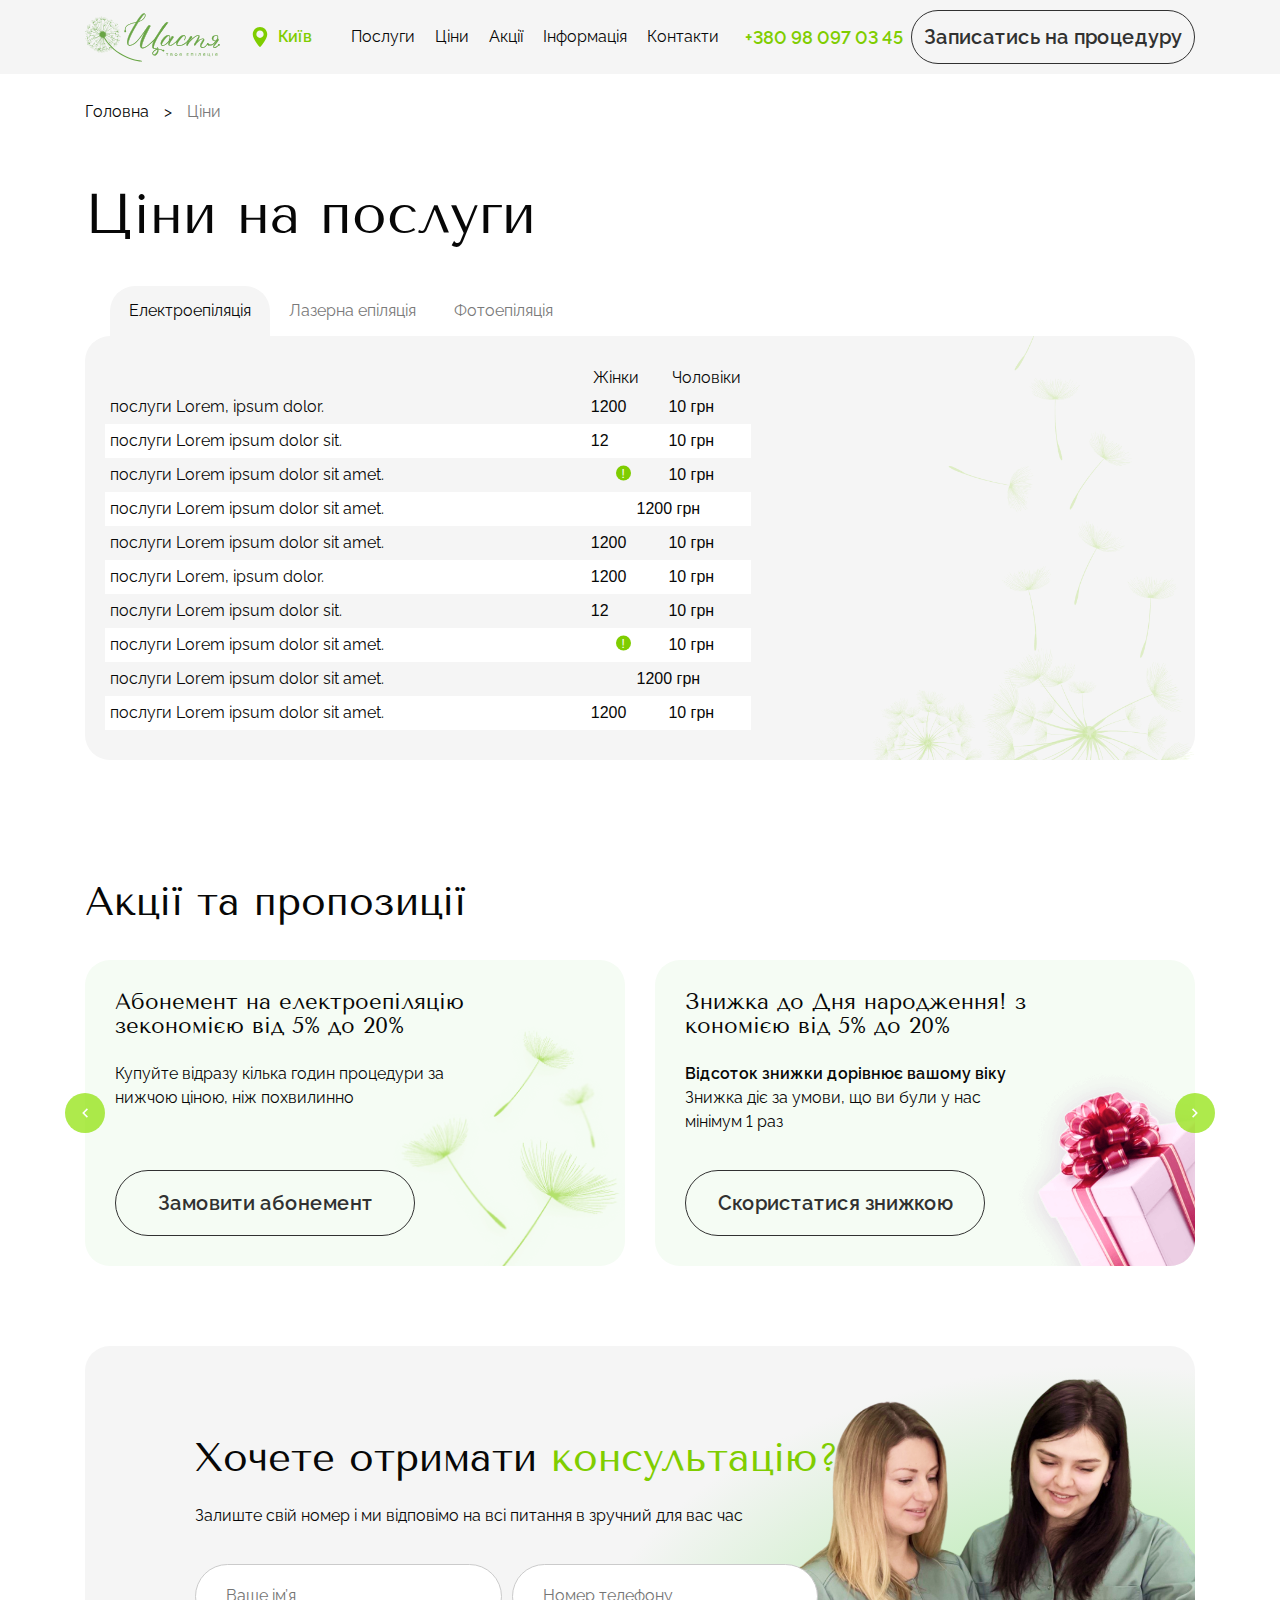
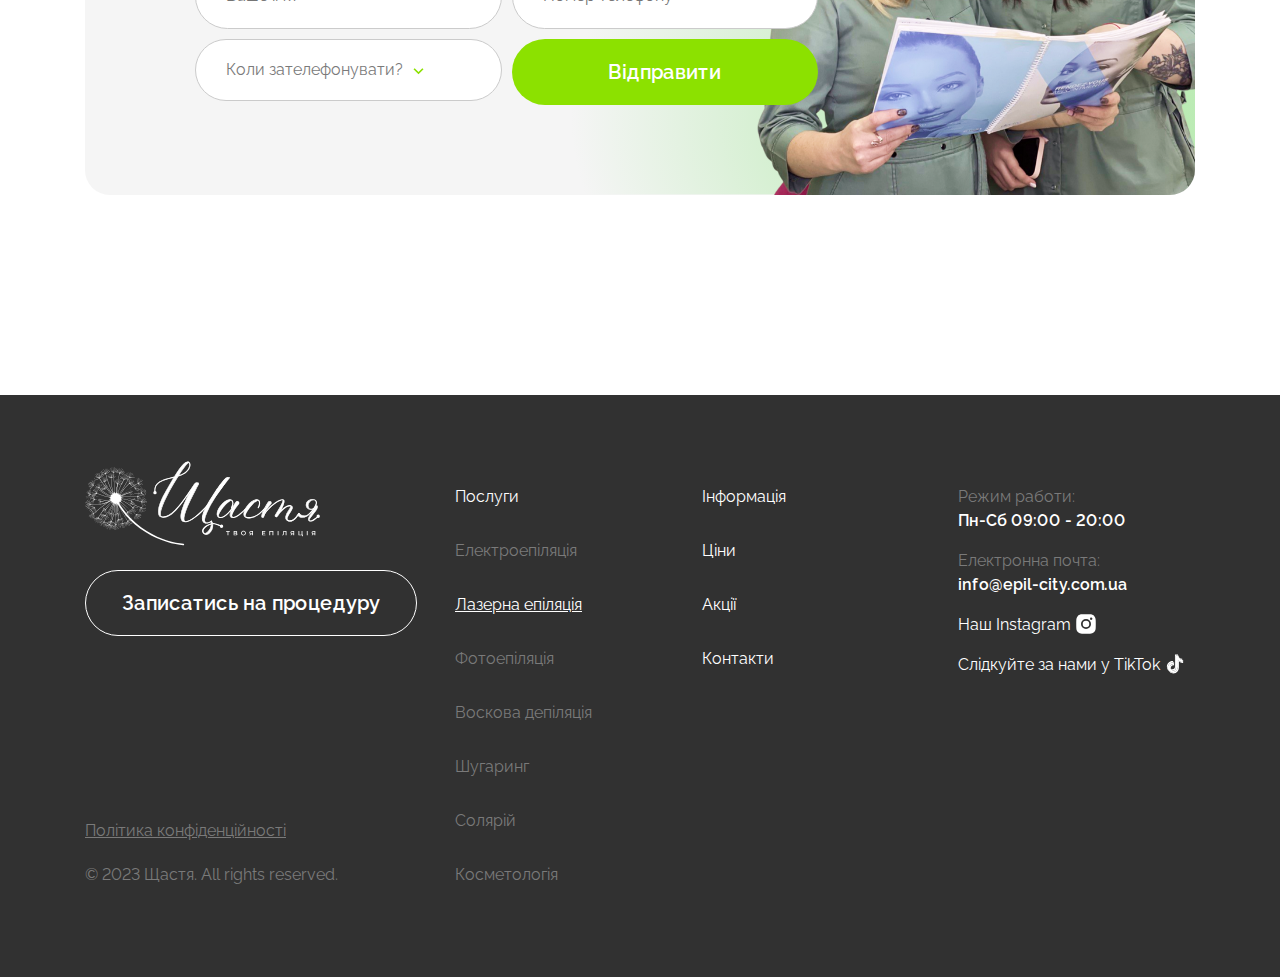
<file: page-price.html>
<!DOCTYPE html>
<html lang="uk">

<head>
  <meta charset="utf-8">
  <meta name="viewport" content="width=device-width, initial-scale=1.0">
  <meta http-equiv="X-UA-Compatible" content="ie=edge">
  <link rel="icon" type="image/png" sizes="16x16" href="/favicon-16x16.png">
  <link rel="icon" type="image/png" sizes="32x32" href="/favicon-32x32.png">
  <link rel="apple-touch-icon" sizes="180x180" href="/apple-touch-icon.png">
  <link rel="manifest" href="/site.webmanifest">
  <link rel="preload" href="fonts/raleway-regular.woff2" as="font" type="font/woff2" crossorigin>
  <link rel="preload" href="fonts/raleway-semibold.woff2" as="font" type="font/woff2" crossorigin>
  <link rel="preload" href="fonts/tenorsans-regular.woff2" as="font" type="font/woff2" crossorigin>
  <link rel="stylesheet" href="style/vendor-bundle.css">
  <link rel="stylesheet" href="style/main.css">
  <title>Page title</title>
</head>

<body class="indent-reset site">
  <div aria-hidden="true" id="site-top"></div>
  <div class="site__container">
    <header class="site__header header">
      <div class="header__main">
        <div class="container header__wrapper">
          <div class="header__logo">
            <a href="page-main.html" aria-label="Перейти на головну">
              <picture>
                <img class="header__logo-img" src="img/logo.svg" width="135" height="49" alt="Логотип">
              </picture>
            </a>
          </div>
          <div class="header__burger">
            <button class="just-burger" type="button" aria-label="menu" id="just-burger">
              <span class="just-burger__line just-burger__line--top"></span>
              <span class="just-burger__line just-burger__line--middle"></span>
              <span class="just-burger__line just-burger__line--bottom"></span>
            </button>
          </div>
          <div class="header__desktop">
            <nav class="header-nav">
              <ul class="list-reset header-nav__menu">
                <li>
                  <a href="page-services.html">Послуги</a>
                </li>
                <li>
                  <a href="page-price.html">Ціни</a>
                </li>
                <li>
                  <a href="page-main.html#main-promotions">Акції</a>
                </li>
                <li>
                  <a href="page-main.html#main-about">Інформація</a>
                </li>
                <li>
                  <a href="page-main.html#main-contacts">Контакти</a>
                </li>
              </ul>
            </nav>
            <div class="header-geo">
              <button class="btn-reset header-geo__trigger" type="button" aria-label="Ваше місто Київ" data-hystmodal="#change-saloon-modal">Київ</button>
            </div>
            <div class="header-contacts">
              <div class="header-contacts__phone">
                <a href="tel:+380980970345">
                  <svg width="18" height="18" aria-hidden="true">
                    <use xlink:href="img/sprite.svg#icon-phone"></use>
                  </svg>
                  <span>+380 98 097 03 45</span>
                </a>
              </div>
              <a class="btn header-contacts__btn" href="page-booking.html" target="_blank" rel="nofollow noreferer noopener">Записатись на процедуру</a>
            </div>
          </div>
        </div>
      </div>
      <div class="header-modal" aria-hidden="true">
        <div class="header-modal__content">
          <div class="container">
            <nav class="header-nav">
              <ul class="list-reset header-nav__menu">
                <li>
                  <a href="page-services.html">Послуги</a>
                </li>
                <li>
                  <a href="page-price.html">Ціни</a>
                </li>
                <li>
                  <a href="page-main.html#main-promotions">Акції</a>
                </li>
                <li>
                  <a href="page-main.html#main-about">Інформація</a>
                </li>
                <li>
                  <a href="page-main.html#main-contacts">Контакти</a>
                </li>
              </ul>
            </nav>
            <div class="header-geo">
              <button class="btn-reset header-geo__trigger" type="button" aria-label="Ваше місто Київ" data-hystmodal="#change-saloon-modal">Київ</button>
            </div>
            <div class="header-contacts">
              <div class="header-contacts__phone">
                <a href="tel:+380980970345">
                  <svg width="18" height="18" aria-hidden="true">
                    <use xlink:href="img/sprite.svg#icon-phone"></use>
                  </svg>
                  <span>+380 98 097 03 45</span>
                </a>
              </div>
              <a class="btn header-contacts__btn" href="page-booking.html" target="_blank" rel="nofollow noreferer noopener">Записатись на процедуру</a>
            </div>
          </div>
        </div>
      </div>
    </header>
    <div class="site__content site__content--no-hero">
      <div class="breadcrumbs" typeof="BreadcrumbList" vocab="https://schema.org/">
        <div class="container">
          <span><a href="page-main.html">Головна</a></span>&emsp;&gt;&emsp;<span><span class="current-item">Ціни</span></span>
        </div>
      </div>
      <main>
        <section class="price">
          <div class="container">
            <h1 class="indent-reset title price__title">Ціни на послуги</h1>
            <div class="price__tabs" data-tabs="price">
              <h2 class="indent-reset title title--h3 price__tabs-title">Виберіть послугу</h2>
              <ul class="list-reset price__tabs-handlers" data-tabs="nav">
                <li><button class="btn-reset price__tabs-btn" type="button" data-tabs="btn">Електроепіляція</button>
                </li>
                <li><button class="btn-reset price__tabs-btn" type="button" data-tabs="btn">Лазерна епіляція</button>
                </li>
                <li><button class="btn-reset price__tabs-btn" type="button" data-tabs="btn">Фотоепіляція</button></li>
              </ul>
              <div>
                <div class="price__tabs-content price-content" data-tabs="panel">
                  <div class="price-content__header">
                    <div></div>
                    <div class="price-content__gender">
                      <div>Жінки</div>
                      <div>Чоловіки</div>
                    </div>
                  </div>
                  <ul class="list-reset price-content__list">
                    <li class="price-content__item">
                      <span>послуги Lorem, ipsum dolor.</span>
                      <div class="price-content__sums">
                        <span class="price-content__sum">1200</span>
                        <span class="price-content__sum">10</span>
                      </div>
                    </li>
                    <li class="price-content__item">
                      <span>послуги Lorem ipsum dolor sit.</span>
                      <div class="price-content__sums">
                        <span class="price-content__sum">12</span>
                        <span class="price-content__sum">10</span>
                      </div>
                    </li>
                    <li class="price-content__item">
                      <span>послуги Lorem ipsum dolor sit amet.</span>
                      <div class="price-content__sums">
                        <span class="price-content__sum price-content__sum--uniq"><span>Обговорюється
                            індивідуально</span></span>
                        <span class="price-content__sum">10</span>
                      </div>
                    </li>
                    <li class="price-content__item">
                      <span>послуги Lorem ipsum dolor sit amet.</span>
                      <div class="price-content__sums price-content__sums--overall">
                        <span class="price-content__sum">1200</span>
                      </div>
                    </li>
                    <li class="price-content__item">
                      <span>послуги Lorem ipsum dolor sit amet.</span>
                      <div class="price-content__sums">
                        <span class="price-content__sum">1200</span>
                        <span class="price-content__sum">10</span>
                      </div>
                    </li>
                    <li class="price-content__item">
                      <span>послуги Lorem, ipsum dolor.</span>
                      <div class="price-content__sums">
                        <span class="price-content__sum">1200</span>
                        <span class="price-content__sum">10</span>
                      </div>
                    </li>
                    <li class="price-content__item">
                      <span>послуги Lorem ipsum dolor sit.</span>
                      <div class="price-content__sums">
                        <span class="price-content__sum">12</span>
                        <span class="price-content__sum">10</span>
                      </div>
                    </li>
                    <li class="price-content__item">
                      <span>послуги Lorem ipsum dolor sit amet.</span>
                      <div class="price-content__sums">
                        <span class="price-content__sum price-content__sum--uniq"><span>Обговорюється
                            індивідуально</span></span>
                        <span class="price-content__sum">10</span>
                      </div>
                    </li>
                    <li class="price-content__item">
                      <span>послуги Lorem ipsum dolor sit amet.</span>
                      <div class="price-content__sums price-content__sums--overall">
                        <span class="price-content__sum">1200</span>
                      </div>
                    </li>
                    <li class="price-content__item">
                      <span>послуги Lorem ipsum dolor sit amet.</span>
                      <div class="price-content__sums">
                        <span class="price-content__sum">1200</span>
                        <span class="price-content__sum">10</span>
                      </div>
                    </li>
                  </ul>
                </div>
                <div class="price__tabs-content price-content" data-tabs="panel">
                  <div class="price-content__header">
                    <div></div>
                    <div class="price-content__gender">
                      <div>Жінки</div>
                      <div>Чоловіки</div>
                    </div>
                  </div>
                  <ul class="list-reset price-content__list">
                    <li class="price-content__item">
                      <span>послуги Lorem, ipsum dolor.</span>
                      <div class="price-content__sums">
                        <span class="price-content__sum">1200</span>
                        <span class="price-content__sum">10</span>
                      </div>
                    </li>
                    <li class="price-content__item">
                      <span>послуги Lorem ipsum dolor sit.</span>
                      <div class="price-content__sums">
                        <span class="price-content__sum">12</span>
                        <span class="price-content__sum">10</span>
                      </div>
                    </li>
                    <li class="price-content__item">
                      <span>послуги Lorem ipsum dolor sit amet.</span>
                      <div class="price-content__sums">
                        <span class="price-content__sum price-content__sum--uniq"><span>Обговорюється
                            індивідуально</span></span>
                        <span class="price-content__sum">10</span>
                      </div>
                    </li>
                    <li class="price-content__item">
                      <span>послуги Lorem ipsum dolor sit amet.</span>
                      <div class="price-content__sums price-content__sums--overall">
                        <span class="price-content__sum">1200</span>
                      </div>
                    </li>
                  </ul>
                </div>
                <div class="price__tabs-content price-content" data-tabs="panel">
                  <div class="price-content__header">
                    <div></div>
                    <div class="price-content__gender">
                      <div>Жінки</div>
                      <div>Чоловіки</div>
                    </div>
                  </div>
                  <ul class="list-reset price-content__list">
                    <li class="price-content__item">
                      <span>послуги Lorem, ipsum dolor.</span>
                      <div class="price-content__sums">
                        <span class="price-content__sum">1200</span>
                        <span class="price-content__sum">10</span>
                      </div>
                    </li>
                    <li class="price-content__item">
                      <span>послуги Lorem ipsum dolor sit.</span>
                      <div class="price-content__sums">
                        <span class="price-content__sum">12</span>
                        <span class="price-content__sum">10</span>
                      </div>
                    </li>
                    <li class="price-content__item">
                      <span>послуги Lorem, ipsum dolor.</span>
                      <div class="price-content__sums">
                        <span class="price-content__sum">1200</span>
                        <span class="price-content__sum">10</span>
                      </div>
                    </li>
                    <li class="price-content__item">
                      <span>послуги Lorem ipsum dolor sit.</span>
                      <div class="price-content__sums">
                        <span class="price-content__sum">12</span>
                        <span class="price-content__sum">10</span>
                      </div>
                    </li>
                    <li class="price-content__item">
                      <span>послуги Lorem ipsum dolor sit amet.</span>
                      <div class="price-content__sums">
                        <span class="price-content__sum price-content__sum--uniq"><span>Обговорюється
                            індивідуально</span></span>
                        <span class="price-content__sum">10</span>
                      </div>
                    </li>
                    <li class="price-content__item">
                      <span>послуги Lorem ipsum dolor sit amet.</span>
                      <div class="price-content__sums price-content__sums--overall">
                        <span class="price-content__sum">1200</span>
                      </div>
                    </li>
                    <li class="price-content__item">
                      <span>послуги Lorem ipsum dolor sit amet.</span>
                      <div class="price-content__sums">
                        <span class="price-content__sum">1200</span>
                        <span class="price-content__sum">10</span>
                      </div>
                    </li>
                    <li class="price-content__item">
                      <span>послуги Lorem ipsum dolor sit amet.</span>
                      <div class="price-content__sums">
                        <span class="price-content__sum price-content__sum--uniq"><span>Обговорюється
                            індивідуально</span></span>
                        <span class="price-content__sum">10</span>
                      </div>
                    </li>
                    <li class="price-content__item">
                      <span>послуги Lorem ipsum dolor sit amet.</span>
                      <div class="price-content__sums price-content__sums--overall">
                        <span class="price-content__sum">1200</span>
                      </div>
                    </li>
                    <li class="price-content__item">
                      <span>послуги Lorem ipsum dolor sit amet.</span>
                      <div class="price-content__sums">
                        <span class="price-content__sum">1200</span>
                        <span class="price-content__sum">10</span>
                      </div>
                    </li>
                  </ul>
                </div>
              </div>
            </div>
          </div>
        </section>
        <section class="main-promotions" id="main-promotions">
          <div class="container">
            <h2 class="indent-reset title title--h2 main-promotions__title">Акції та пропозиції</h2>
            <div class="main-promotions__slider slider">
              <div class="main-promotions__nav slider__nav">
                <button class="btn-reset btn btn--accent slider__nav-btn" aria-label="prev slide" data-to-slide="prev">
                  <svg class="slider__nav-icon" width="10" height="10" aria-hidden="true">
                    <use xlink:href="img/sprite.svg#icon-arrow-left"></use>
                  </svg>
                </button>
                <button class="btn-reset btn btn--accent slider__nav-btn" aria-label="next slide" data-to-slide="next">
                  <svg class="slider__nav-icon" width="10" height="10" aria-hidden="true">
                    <use xlink:href="img/sprite.svg#icon-arrow-right"></use>
                  </svg>
                </button>
              </div>
              <div class="main-promotions__slider-container slider__container">
                <ul class="list-reset main-promotions__list swiper-wrapper slider__wrapper">
                  <li class="main-promotions__item promotions-card swiper-slide">
                    <h3 class="indent-reset title title--h3 promotions-card__title">Абонемент на електроепіляцію зекономією від 5% до 20%</h3>
                    <div class="promotions-card__descr">
                      <p>Купуйте відразу кілька годин процедури за нижчою ціною, ніж похвилинно</p>
                    </div>
                    <button class="btn-reset btn promotions-card__btn" type="button" data-hystmodal-promo="#promotion-modal" data-promo-title="Абонемент на електроепіляцію">Замовити абонемент</button>
                    <img class="promotions-card__img" src="img/action/action-happy.png" aria-hidden="true" alt="">
                  </li>
                  <li class="main-promotions__item promotions-card swiper-slide">
                    <h3 class="indent-reset title title--h3 promotions-card__title">Знижка до Дня народження! з кономією від 5% до 20% </h3>
                    <div class="promotions-card__descr">
                      <p><b>Відсоток знижки дорівнює вашому віку</b></p>
                      <p>Знижка діє за умови, що ви були у нас мінімум 1 раз</p>
                    </div>
                    <button class="btn-reset btn promotions-card__btn" type="button" data-hystmodal-promo="#promotion-modal" data-promo-title="Знижка до Дня народження!">Скористатися знижкою</button>
                    <img class="promotions-card__img" src="img/action/action-bd.png" aria-hidden="true" alt="">
                  </li>
                  <li class="main-promotions__item promotions-card swiper-slide">
                    <h3 class="indent-reset title title--h3 promotions-card__title">Пробна процедура електроепіляціївсього за 100 грн!
                    </h3>
                    <div class="promotions-card__descr">
                      <p>До вартості включений одноразовий зонд, 15 хвилин процедури і подарунковий дглядовий набір</p>
                    </div>
                    <button class="btn-reset btn promotions-card__btn" type="button" data-hystmodal-promo="#promotion-modal" data-promo-title="Пробна процедура електроепіляції">Спробувати</button>
                    <img class="promotions-card__img" src="img/action/action-proc.png" aria-hidden="true" alt="">
                  </li>
                  <li class="main-promotions__item promotions-card swiper-slide">
                    <h3 class="indent-reset title title--h3 promotions-card__title">Подарунковий сертифікат</h3>
                    <div class="promotions-card__descr">
                      <p>Ви можете придбати сертифікат на будь-яку суму. Для цього просто залиште запит, щоб нашменеджер зміг з Вами зв’язатися та обговорити деталі</p>
                    </div>
                    <button class="btn-reset btn promotions-card__btn" type="button" data-hystmodal-promo="#promotion-modal" data-promo-title="Подарунковий сертифікат">Залишити заявку</button>
                    <img class="promotions-card__img" src="img/action/action-cert.png" aria-hidden="true" alt="">
                  </li>
                  <li class="main-promotions__item promotions-card swiper-slide">
                    <h3 class="indent-reset title title--h3 promotions-card__title">Перший сеанс в солярії в подарунок!</h3>
                    <div class="promotions-card__descr">
                      <p>При купівлі абонемента в солярій на 50 хвилин, ми даруємо Вам безплатний перший сеанс</p>
                    </div>
                    <button class="btn-reset btn promotions-card__btn" type="button" data-hystmodal-promo="#promotion-modal" data-promo-title="Перший сеанс в солярії в подарунок!">Замовити абонемент</button>
                    <img class="promotions-card__img" src="img/action/action-solar.png" aria-hidden="true" alt="">
                  </li>
                </ul>
              </div>
            </div>
          </div>
        </section>
        <section class="price-callback">
          <div class="container">
            <div class="callback">
              <h2 class="indent-reset title title--h2 callback__title">Хочете отримати <span>консультацію?</span></h2>
              <p class="indent-reset callback__text">Залиште свій номер і ми відповімо на всі питання в зручний для вас час</p>
              <form class="form callback__form" method="post" id="callback-form" data-validate>
                <input type="hidden" name="Форма" value="Хочете отримати консультацію">
                <div>
                  <input class="form__input" type="text" name="Ім’я" placeholder="Ваше ім’я" data-validate="name" required>
                </div>
                <div>
                  <input class="form__input" type="tel" name="Номер&nbsp;телефону" placeholder="Номер телефону" data-validate="phone" required>
                </div>
                <div class="cb-form-select" data-dd="select">
                  <div class="cb-form-select__wrapper">
                    <button class="btn-reset cb-form-select__trigger" type="button" data-dd="trigger">Коли зателефонувати?</button>
                    <ul class="list-reset cb-form-select__list">
                      <li class="cb-form-select__item">
                        <input class="visually-hidden cb-form-select__radio" type="radio" name="Коли&nbsp;зателефонувати?" id="callbackTime01" value="9:00 - 12:00" checked>
                        <label class="cb-form-select__item-btn" for="callbackTime01" data-dd="item">9:00 - 12:00</label>
                      </li>
                      <li class="cb-form-select__item">
                        <input class="visually-hidden cb-form-select__radio" type="radio" name="Коли&nbsp;зателефонувати?" id="callbackTime02" value="12:00 - 15:00">
                        <label class="cb-form-select__item-btn" for="callbackTime02" data-dd="item">12:00 - 15:00</label>
                      </li>
                      <li class="cb-form-select__item">
                        <input class="visually-hidden cb-form-select__radio" type="radio" name="Коли&nbsp;зателефонувати?" id="callbackTime03" value="15:00 - 18:00">
                        <label class="cb-form-select__item-btn" for="callbackTime03" data-dd="item">15:00 - 18:00</label>
                      </li>
                      <li class="cb-form-select__item">
                        <input class="visually-hidden cb-form-select__radio" type="radio" name="Коли&nbsp;зателефонувати?" id="callbackTime04" value="18:00 - 20:00">
                        <label class="cb-form-select__item-btn" for="callbackTime04" data-dd="item">18:00 - 20:00</label>
                      </li>
                    </ul>
                  </div>
                </div>
                <div>
                  <button class="btn-reset btn btn--accent callback__submit" type="submit">Відправити</button>
                </div>
              </form>
            </div>
          </div>
        </section>
      </main>
    </div>
    <footer class="site__footer footer">
      <div class="container footer__container">
        <div class="footer-top">
          <div class="footer-top__logo">
            <a href="index.html" aria-label="Перейти на головну">
              <picture>
                <img class="footer-top__logo-icon" src="img/logo-light.svg" width="135" height="49" alt="Логотип">
              </picture>
            </a>
          </div>
          <div class="footer-top__cb">
            <div class="footer-cb">
              <div class="footer-cb__btn-wrapper">
                <a class="btn btn--light footer-cb__btn-contacts" href="page-booking.html" target="_blank" rel="nofollow noreferer noopener">Записатись на процедуру</a>
              </div>
              <div class="footer-cb__rules">
                <a class="footer-cb__policy" href="#">Політика конфіденційності</a>
                <span class="footer-cb__copyright"><span>&copy; 2023</span> Щастя. All rights reserved.</span>
              </div>
            </div>
          </div>
        </div>
        <nav class="footer-nav">
          <ul class="list-reset footer-nav__menu footer-nav__services">
            <li class="menu-item menu-item-has-children">
              <a href="page-services.html">Послуги</a>
              <ul>
                <li><a href="page-electroepilation.html">Електроепіляція</a></li>
                <li class="current-menu-item"><a href="page-laserepilation.html">Лазерна епіляція</a></li>
                <li><a href="page-photoepilation.html">Фотоепіляція</a></li>
                <li><a href="page-waxepilation.html">Воскова депіляція</a></li>
                <li><a href="page-sugaring.html">Шугаринг</a></li>
                <li><a href="page-solar.html">Солярій</a></li>
                <li><a href="page-cosmetology.html">Косметологія</a></li>
              </ul>
            </li>
          </ul>
          <ul class="list-reset footer-nav__menu footer-nav__pages">
            <li><a href="page-main.html#main-about">Інформація</a></li>
            <li><a href="page-price.html">Ціни</a></li>
            <li><a href="page-main.html#main-promotions">Акції</a></li>
            <li><a href="page-main.html#main-contacts">Контакти</a></li>
          </ul>
        </nav>
        <div class="footer-contacts">
          <ul class="list-reset footer-contacts__info-list">
            <li class="footer-contacts__info-item">
              <span class="footer-contacts__item-title">Режим работи:</span>
              <b><span>Пн-Сб 09:00 - 20:00</span></b>
            </li>
            <li class="footer-contacts__info-item">
              <span class="footer-contacts__item-title">Електронна почта:</span>
              <b><a href="mailto:info@epil-city.com.ua">info@epil-city.com.ua</a></b>
            </li>
            <li class="footer-contacts__info-item">
              <a class="footer-contacts__icon-link" href="#">Наш Instagram
                <svg width="23" height="23" aria-hidden="true">
                  <use xlink:href="img/sprite.svg#icon-instagram-light"></use>
                </svg>
              </a>
            </li>
            <li class="footer-contacts__info-item">
              <a class="footer-contacts__icon-link" href="#">Слідкуйте за нами у TikTok
                <svg width="23" height="23" aria-hidden="true">
                  <use xlink:href="img/sprite.svg#icon-tiktok-light"></use>
                </svg>
              </a>
            </li>
          </ul>
          <div class="footer-contacts__cb">
            <div class="footer-cb">
              <div class="footer-cb__btn-wrapper">
                <a class="btn btn--light footer-cb__btn-contacts" href="page-booking.html" target="_blank" rel="nofollow noreferer noopener">Записатись на процедуру</a>
              </div>
              <div class="footer-cb__rules">
                <a class="footer-cb__policy" href="#">Політика конфіденційності</a>
                <span class="footer-cb__copyright"><span>&copy; 2023</span> Щастя. All rights reserved.</span>
              </div>
            </div>
          </div>
        </div>
      </div>
    </footer>
    <div class="scroll-top" id="scroll-top">
      <a class="scroll-top__link" href="#site-top" aria-label="На початок сторінки">
        <svg width="14" height="8" aria-hidden="true">
          <use xlink:href="img/sprite.svg#icon-up"></use>
        </svg>
      </a>
    </div>
    <div class="hystmodal hystmodal--simple" id="send-ok-modal" aria-hidden="true">
      <div class="hystmodal__wrap">
        <div class="hystmodal__window hystmodal__window--form" role="dialog" aria-modal="true">
          <div class="modal modal--message">
            <button class="btn-reset modal__close" type="button" aria-label="Закрити" data-hystclose>
              <svg class="modal__close-icon" width="20" height="20" aria-hidden="true">
                <use xlink:href="img/sprite.svg#icon-cross"></use>
              </svg>
            </button>
            <h2 class="indent-reset title title--h3 modal__title">Ваша заявка відправлена</h2>
            <p class="indent-reset modal__descr">Дякуємо, що обираєте нас! Зовсім скоро ми Вам зателефонуємо</p>
            <picture>
              <img class="modal__logo-icon" src="img/logo.svg" width="217" height="76" alt="Логотип">
            </picture>
            <button class="btn-reset btn btn--accent modal__submit modal__submit--limit" type="button" data-hystclose>Чудово!</button>
          </div>
        </div>
      </div>
    </div>
    <div class="hystmodal hystmodal--simple" id="send-error-modal" aria-hidden="true">
      <div class="hystmodal__wrap">
        <div class="hystmodal__window hystmodal__window--form" role="dialog" aria-modal="true">
          <div class="modal modal--message">
            <button class="btn-reset modal__close" type="button" aria-label="Закрити" data-hystclose>
              <svg class="modal__close-icon" width="20" height="20" aria-hidden="true">
                <use xlink:href="img/sprite.svg#icon-cross"></use>
              </svg>
            </button>
            <h2 class="indent-reset title title--h3 modal__title">Помилка надсилання!</h2>
            <p class="indent-reset modal__descr">При надсиланні запиту виникла непередбачена помилка, відправка не вдалася. Спробуйте надіслати запит пізніше</p>
            <button class="btn-reset btn btn--accent modal__submit modal__submit--limit" type="button" data-hystclose="">Закрити</button>
          </div>
        </div>
      </div>
    </div>
    <div class="hystmodal hystmodal--simple" id="change-saloon-modal" aria-hidden="true">
      <div class="hystmodal__wrap">
        <div class="hystmodal__window hystmodal__window--form" role="dialog" aria-modal="true">
          <div class="modal modal--city">
            <button class="btn-reset modal__close" type="button" aria-label="Закрити" data-hystclose>
              <svg class="modal__close-icon" width="20" height="20" aria-hidden="true">
                <use xlink:href="img/sprite.svg#icon-cross"></use>
              </svg>
            </button>
            <h2 class="indent-reset title title--h3 modal__title">Оберіть салон</h2>
            <p class="indent-reset modal__descr">Наші салони існують у наступних містах:</p>
            <ul class="list-reset modal__city-list">
              <li class="modal__city-item modal__city-item--current"><span>м. Київ (Осокорки)</span></li>
              <li class="modal__city-item"><a href="#">м. Київ (Золоті ворота)</a></li>
              <li class="modal__city-item"><a href="#">м. Миколаїв</a></li>
              <li class="modal__city-item"><a href="#">м. Одесса</a></li>
            </ul>
            <button class="btn-reset modal__btn-check" type="button">Більше не показувати</button>
          </div>
        </div>
      </div>
    </div>
    <div class="hystmodal hystmodal--simple" id="free-consult-modal" aria-hidden="true">
      <div class="hystmodal__wrap">
        <div class="hystmodal__window hystmodal__window--form" role="dialog" aria-modal="true">
          <div class="modal">
            <button class="btn-reset modal__close" type="button" aria-label="Закрити" data-hystclose>
              <svg class="modal__close-icon" width="20" height="20" aria-hidden="true">
                <use xlink:href="img/sprite.svg#icon-cross"></use>
              </svg>
            </button>
            <h2 class="indent-reset title title--h3 modal__title">Безкоштовна консультація</h2>
            <p class="indent-reset modal__descr">Обіцяємо зберігати Ваш номер в таємниці</p>
            <form class="form modal__form modal-grid" id="free-consult-form" data-validate>
              <input type="hidden" name="Форма" value="Безкоштовна консультація">
              <div class="modal-grid__name">
                <input class="form__input" type="text" name="Ім’я" placeholder="Ваше ім’я" data-validate="name" required>
              </div>
              <div class="modal-grid__select modal__select cb-form-select" data-dd="select">
                <div class="cb-form-select__wrapper">
                  <button class="btn-reset cb-form-select__trigger" type="button" data-dd="trigger">Коли зателефонувати?</button>
                  <ul class="list-reset cb-form-select__list">
                    <li class="cb-form-select__item">
                      <input class="visually-hidden cb-form-select__radio" type="radio" name="Коли зателефонувати?" id="consult-modal-time-01" value="9:00 - 12:00" checked>
                      <label class="cb-form-select__item-btn" for="consult-modal-time-01" data-dd="item">9:00 - 12:00</label>
                    </li>
                    <li class="cb-form-select__item">
                      <input class="visually-hidden cb-form-select__radio" type="radio" name="Коли зателефонувати?" id="consult-modal-time-02" value="12:00 - 15:00">
                      <label class="cb-form-select__item-btn" for="consult-modal-time-02" data-dd="item">12:00 - 15:00</label>
                    </li>
                    <li class="cb-form-select__item">
                      <input class="visually-hidden cb-form-select__radio" type="radio" name="Коли зателефонувати?" id="consult-modal-time-03" value="15:00 - 18:00">
                      <label class="cb-form-select__item-btn" for="consult-modal-time-03" data-dd="item">15:00 - 18:00</label>
                    </li>
                    <li class="cb-form-select__item">
                      <input class="visually-hidden cb-form-select__radio" type="radio" name="Коли зателефонувати?" id="consult-modal-time-04" value="18:00 - 20:00">
                      <label class="cb-form-select__item-btn" for="consult-modal-time-04" data-dd="item">18:00 - 20:00</label>
                    </li>
                  </ul>
                </div>
              </div>
              <div class="modal-grid__phone">
                <input class="form__input" type="tel" name="Номер телефону" placeholder="Номер телефону" data-validate="phone" required>
              </div>
              <div class="modal-grid__textarea">
                <textarea class="form__input form__textarea" name="Ваші питання" placeholder="Ваші питання"></textarea>
              </div>
              <div class="modal-grid__submit">
                <button class="btn-reset btn btn--accent modal__submit" type="submit">Відправити</button>
              </div>
              <div class="modal-grid__policy">
                <p class="sm-text">Натискаючи відправити ви погоджуєтесь з <a href="#">політикою обробки персональних даних</a></p>
              </div>
            </form>
          </div>
        </div>
      </div>
    </div>
    <div class="hystmodal hystmodal--simple" id="promotion-modal" aria-hidden="true">
      <div class="hystmodal__wrap">
        <div class="hystmodal__window hystmodal__window--form" role="dialog" aria-modal="true">
          <div class="modal">
            <button class="btn-reset modal__close" type="button" aria-label="Закрити" data-hystclose>
              <svg class="modal__close-icon" width="20" height="20" aria-hidden="true">
                <use xlink:href="img/sprite.svg#icon-cross"></use>
              </svg>
            </button>
            <h2 class="indent-reset title title--h3 modal__title">Залиште свої контактні дані</h2>
            <p class="indent-reset modal__descr">Після отримання заявки ми Вам обов’язково зателефонуємо</p>
            <form class="form modal__form modal-grid" id="promotion-form" data-validate>
              <input type="hidden" name="Яка акція" data-promo="input" value="">
              <div class="modal__name">
                <input class="form__input" type="text" name="Ім’я" placeholder="Ваше ім’я" data-validate="name" required>
              </div>
              <div class="modal-grid__select modal__select cb-form-select" data-dd="select">
                <div class="cb-form-select__wrapper">
                  <button class="btn-reset cb-form-select__trigger" type="button" data-dd="trigger">Коли зателефонувати?</button>
                  <ul class="list-reset cb-form-select__list">
                    <li class="cb-form-select__item">
                      <input class="visually-hidden cb-form-select__radio" type="radio" name="Коли зателефонувати?" id="promo-modal-time-01" value="9:00 - 12:00" checked>
                      <label class="cb-form-select__item-btn" for="promo-modal-time-01" data-dd="item">9:00 - 12:00</label>
                    </li>
                    <li class="cb-form-select__item">
                      <input class="visually-hidden cb-form-select__radio" type="radio" name="Коли зателефонувати?" id="promo-modal-time-02" value="12:00 - 15:00">
                      <label class="cb-form-select__item-btn" for="promo-modal-time-02" data-dd="item">12:00 - 15:00</label>
                    </li>
                    <li class="cb-form-select__item">
                      <input class="visually-hidden cb-form-select__radio" type="radio" name="Коли зателефонувати?" id="promo-modal-time-03" value="15:00 - 18:00">
                      <label class="cb-form-select__item-btn" for="promo-modal-time-03" data-dd="item">15:00 - 18:00</label>
                    </li>
                    <li class="cb-form-select__item">
                      <input class="visually-hidden cb-form-select__radio" type="radio" name="Коли зателефонувати?" id="promo-modal-time-04" value="18:00 - 20:00">
                      <label class="cb-form-select__item-btn" for="promo-modal-time-04" data-dd="item">18:00 - 20:00</label>
                    </li>
                  </ul>
                </div>
              </div>
              <div class="modal-grid__phone">
                <input class="form__input" type="tel" name="Номер телефону" placeholder="Номер телефону" data-validate="phone" required>
              </div>
              <div class="modal-grid__textarea">
                <textarea class="form__input form__textarea" name="Ваші питання" placeholder="Ваші питання"></textarea>
              </div>
              <div class="modal-grid__submit">
                <button class="btn-reset btn btn--accent modal__submit" type="submit">Відправити</button>
              </div>
              <div class="modal-grid__policy">
                <p class="sm-text">Натискаючи відправити ви погоджуєтесь з <a href="#">політикою обробки персональних даних</a></p>
              </div>
            </form>
          </div>
        </div>
      </div>
    </div>
    <div class="hystmodal hystmodal--simple" id="safe-cycle-modal" aria-hidden="true">
      <div class="hystmodal__wrap">
        <div class="hystmodal__window hystmodal__window--form" role="dialog" aria-modal="true">
          <div class="modal modal--info">
            <button class="btn-reset modal__close" type="button" aria-label="Закрити" data-hystclose>
              <svg class="modal__close-icon" width="20" height="20" aria-hidden="true">
                <use xlink:href="img/sprite.svg#icon-cross"></use>
              </svg>
            </button>
            <h2 class="indent-reset title title--h3 modal__title modal__title--info">Етапи обробки інструментів в салонах епіляції «Щастя» </h2>
            <div class="safe-cycle">
              <ol class="list-reset safe-cycle__list">
                <li class="safe-cycle__item">
                  <p>Кладемо інструмент в контейнер з розчином для дезінфекції на 20 хвилин (відразу фіксуємо в журналі дезінфекції кількість інструментів, час експозиції).</p>
                </li>
                <li class="safe-cycle__item">
                  <p>Промиваємо під проточною водою (під краном) протягом 5 хвилин з використанням щітки.</p>
                </li>
                <li class="safe-cycle__item">
                  <p>Викладаємо інструмент у відкритому вигляді на одноразову серветку в сушильний ящик до повного висихання інструменту.</p>
                </li>
                <li class="safe-cycle__item">
                  <p>Розкладаємо інструмент в крафт-пакети із зазначенням дати обробки і запаковуємо їх. Розкладаємо таким чином, щоб кожен крафт-пакет лежав окремо, не перекриваючи один одного.</p>
                </li>
                <li class="safe-cycle__item safe-cycle__item--wide">
                  <p>Кладемо крафт-пакети в сухожарову шафу на 60 хвилин при температурі 180 градусів і одразу фіксуємо в журналі стерилізації. Включає сухожарову шафу адміністратор.</p>
                </li>
              </ol>
              <p class="indent-reset safe-cycle__note">Зберігання стерильного інструменту можливе тільки терміном до 14 днів в герметичних крафт-пакетах після повного циклу обробки.</p>
            </div>
          </div>
        </div>
      </div>
    </div>
    <div class="hystmodal hystmodal--simple" id="certificate-id" aria-hidden="true">
      <div class="hystmodal__wrap">
        <div class="hystmodal__window hystmodal__window--form" role="dialog" aria-modal="true">
          <div class="modal modal--gallery">
            <button class="btn-reset modal__close" type="button" aria-label="Закрити" data-hystclose>
              <svg class="modal__close-icon" width="20" height="20" aria-hidden="true">
                <use xlink:href="img/sprite.svg#icon-cross"></use>
              </svg>
            </button>
            <h2 class="indent-reset title title--h3 modal__title">Дипломи і сертифікати</h2>
            <div class="certificates slider">
              <div class="certificates__view slider__container">
                <div class="swiper-wrapper slider__wrapper">
                  <div class="swiper-slide certificates__slide">
                    <a href="img/certificates/cert1.jpg" data-fslightbox="certificate-id">
                      <img class="swiper-lazy" src="img/certificates/cert1.jpg" alt="">
                    </a>
                  </div>
                  <div class="swiper-slide certificates__slide">
                    <a href="img/certificates/cert2.jpg" data-fslightbox="certificate-id">
                      <img class="swiper-lazy" src="img/certificates/cert2.jpg" alt="">
                    </a>
                  </div>
                  <div class="swiper-slide certificates__slide">
                    <a href="img/certificates/cert1.jpg" data-fslightbox="certificate-id">
                      <img class="swiper-lazy" src="img/certificates/cert1.jpg" alt="">
                    </a>
                  </div>
                  <div class="swiper-slide certificates__slide">
                    <a href="img/certificates/cert2.jpg" data-fslightbox="certificate-id">
                      <img class="swiper-lazy" src="img/certificates/cert2.jpg" alt="">
                    </a>
                  </div>
                </div>
              </div>
              <div class="certificates__preview slider__container" thumbsSlider>
                <div class="swiper-wrapper slider__wrapper">
                  <div class="swiper-slide certificates__thumb">
                    <img class="swiper-lazy" src="img/certificates/cert1.jpg" alt="">
                  </div>
                  <div class="swiper-slide certificates__thumb">
                    <img class="swiper-lazy" src="img/certificates/cert2.jpg" alt="">
                  </div>
                  <div class="swiper-slide certificates__thumb">
                    <img class="swiper-lazy" src="img/certificates/cert1.jpg" alt="">
                  </div>
                  <div class="swiper-slide certificates__thumb">
                    <img class="swiper-lazy" src="img/certificates/cert2.jpg" alt="">
                  </div>
                </div>
              </div>
            </div>
          </div>
        </div>
      </div>
    </div>
  </div>
  <script src="js/vendor-bundle.js"></script>
  <script src="js/main.js"></script>
</body>

</html>
</file>
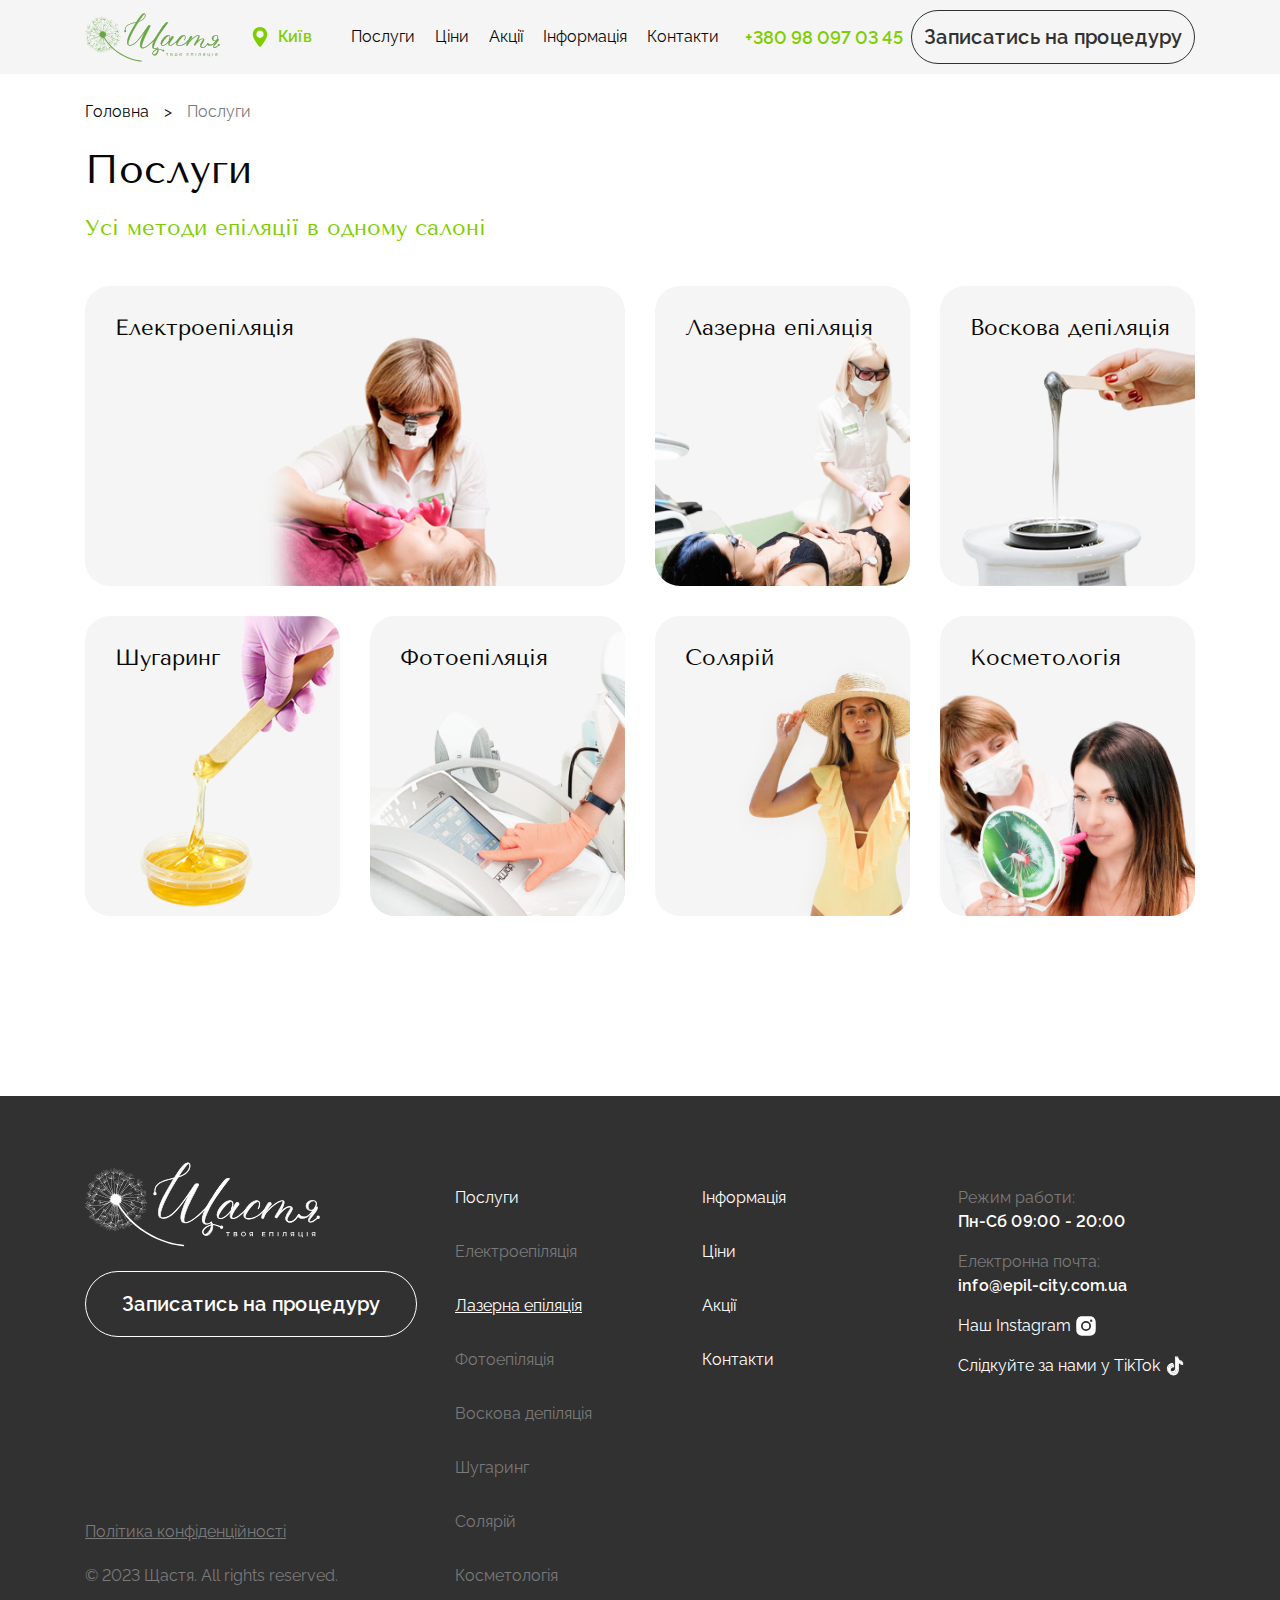
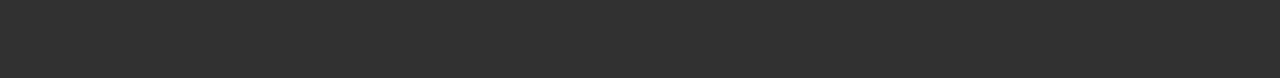
<file: page-services.html>
<!DOCTYPE html>
<html lang="uk">

<head>
  <meta charset="utf-8">
  <meta name="viewport" content="width=device-width, initial-scale=1.0">
  <meta http-equiv="X-UA-Compatible" content="ie=edge">
  <link rel="icon" type="image/png" sizes="16x16" href="/favicon-16x16.png">
  <link rel="icon" type="image/png" sizes="32x32" href="/favicon-32x32.png">
  <link rel="apple-touch-icon" sizes="180x180" href="/apple-touch-icon.png">
  <link rel="manifest" href="/site.webmanifest">
  <link rel="preload" href="fonts/raleway-regular.woff2" as="font" type="font/woff2" crossorigin>
  <link rel="preload" href="fonts/raleway-semibold.woff2" as="font" type="font/woff2" crossorigin>
  <link rel="preload" href="fonts/tenorsans-regular.woff2" as="font" type="font/woff2" crossorigin>
  <link rel="stylesheet" href="style/vendor-bundle.css">
  <link rel="stylesheet" href="style/main.css">
  <title>Page title</title>
</head>

<body class="indent-reset site">
  <div aria-hidden="true" id="site-top"></div>
  <div class="site__container">
    <header class="site__header header">
      <div class="header__main">
        <div class="container header__wrapper">
          <div class="header__logo">
            <a href="page-main.html" aria-label="Перейти на головну">
              <picture>
                <img class="header__logo-img" src="img/logo.svg" width="135" height="49" alt="Логотип">
              </picture>
            </a>
          </div>
          <div class="header__burger">
            <button class="just-burger" type="button" aria-label="menu" id="just-burger">
              <span class="just-burger__line just-burger__line--top"></span>
              <span class="just-burger__line just-burger__line--middle"></span>
              <span class="just-burger__line just-burger__line--bottom"></span>
            </button>
          </div>
          <div class="header__desktop">
            <nav class="header-nav">
              <ul class="list-reset header-nav__menu">
                <li>
                  <a href="page-services.html">Послуги</a>
                </li>
                <li>
                  <a href="page-price.html">Ціни</a>
                </li>
                <li>
                  <a href="page-main.html#main-promotions">Акції</a>
                </li>
                <li>
                  <a href="page-main.html#main-about">Інформація</a>
                </li>
                <li>
                  <a href="page-main.html#main-contacts">Контакти</a>
                </li>
              </ul>
            </nav>
            <div class="header-geo">
              <button class="btn-reset header-geo__trigger" type="button" aria-label="Ваше місто Київ" data-hystmodal="#change-saloon-modal">Київ</button>
            </div>
            <div class="header-contacts">
              <div class="header-contacts__phone">
                <a href="tel:+380980970345">
                  <svg width="18" height="18" aria-hidden="true">
                    <use xlink:href="img/sprite.svg#icon-phone"></use>
                  </svg>
                  <span>+380 98 097 03 45</span>
                </a>
              </div>
              <a class="btn header-contacts__btn" href="page-booking.html" target="_blank" rel="nofollow noreferer noopener">Записатись на процедуру</a>
            </div>
          </div>
        </div>
      </div>
      <div class="header-modal" aria-hidden="true">
        <div class="header-modal__content">
          <div class="container">
            <nav class="header-nav">
              <ul class="list-reset header-nav__menu">
                <li>
                  <a href="page-services.html">Послуги</a>
                </li>
                <li>
                  <a href="page-price.html">Ціни</a>
                </li>
                <li>
                  <a href="page-main.html#main-promotions">Акції</a>
                </li>
                <li>
                  <a href="page-main.html#main-about">Інформація</a>
                </li>
                <li>
                  <a href="page-main.html#main-contacts">Контакти</a>
                </li>
              </ul>
            </nav>
            <div class="header-geo">
              <button class="btn-reset header-geo__trigger" type="button" aria-label="Ваше місто Київ" data-hystmodal="#change-saloon-modal">Київ</button>
            </div>
            <div class="header-contacts">
              <div class="header-contacts__phone">
                <a href="tel:+380980970345">
                  <svg width="18" height="18" aria-hidden="true">
                    <use xlink:href="img/sprite.svg#icon-phone"></use>
                  </svg>
                  <span>+380 98 097 03 45</span>
                </a>
              </div>
              <a class="btn header-contacts__btn" href="page-booking.html" target="_blank" rel="nofollow noreferer noopener">Записатись на процедуру</a>
            </div>
          </div>
        </div>
      </div>
    </header>
    <div class="site__content site__content--no-hero">
      <div class="breadcrumbs" typeof="BreadcrumbList" vocab="https://schema.org/">
        <div class="container">
          <span><a href="page-main.html">Головна</a></span>&emsp;&gt;&emsp;<span><span class="current-item">Послуги</span></span>
        </div>
      </div>
      <main>
        <section class="main-services main-services--inner">
          <div class="container">
            <h1 class="indent-reset title title--h2 main-services__title">Послуги</h1>
            <p class="indent-reset title title--h3 main-services__subtitle">Усі методи епіляції в одному салоні</p>
            <ul class="list-reset main-services__list">
              <li class="main-services__item services-card">
                <h3 class="indent-reset title title--h3 services-card__title">Електроепіляція</h3>
                <img class="services-card__img" src="img/services/service-1.png" alt="">
                <div class="services-card__overlay">
                  <a class="services-card__link" href="page-electroepilation.html">Детальніше</a>
                </div>
              </li>
              <li class="main-services__item services-card">
                <h3 class="indent-reset title title--h3 services-card__title">Лазерна епіляція</h3>
                <img class="services-card__img" src="img/services/service-2.png" alt="">
                <div class="services-card__overlay">
                  <a class="services-card__link" href="page-laserepilation.html">Детальніше</a>
                </div>
              </li>
              <li class="main-services__item services-card">
                <h3 class="indent-reset title title--h3 services-card__title">Воскова депіляція</h3>
                <img class="services-card__img" src="img/services/service-3.png" alt="">
                <div class="services-card__overlay">
                  <a class="services-card__link" href="page-waxepilation.html">Детальніше</a>
                </div>
              </li>
              <li class="main-services__item services-card">
                <h3 class="indent-reset title title--h3 services-card__title">Шугаринг</h3>
                <img class="services-card__img" src="img/services/service-4.png" alt="">
                <div class="services-card__overlay">
                  <a class="services-card__link" href="page-sugaring.html">Детальніше</a>
                </div>
              </li>
              <li class="main-services__item services-card">
                <h3 class="indent-reset title title--h3 services-card__title">Фотоепіляція</h3>
                <img class="services-card__img" src="img/services/service-5.png" alt="">
                <div class="services-card__overlay">
                  <a class="services-card__link" href="page-photoepilation.html">Детальніше</a>
                </div>
              </li>
              <li class="main-services__item services-card">
                <h3 class="indent-reset title title--h3 services-card__title">Солярій</h3>
                <img class="services-card__img" src="img/services/service-6.png" alt="">
                <div class="services-card__overlay">
                  <a class="services-card__link" href="page-solar.html">Детальніше</a>
                </div>
              </li>
              <li class="main-services__item services-card">
                <h3 class="indent-reset title title--h3 services-card__title">Косметологія</h3>
                <img class="services-card__img" src="img/services/service-7.png" alt="">
                <div class="services-card__overlay">
                  <a class="services-card__link" href="page-cosmetology.html">Детальніше</a>
                </div>
              </li>
            </ul>
          </div>
        </section>
      </main>
    </div>
    <footer class="site__footer footer">
      <div class="container footer__container">
        <div class="footer-top">
          <div class="footer-top__logo">
            <a href="index.html" aria-label="Перейти на головну">
              <picture>
                <img class="footer-top__logo-icon" src="img/logo-light.svg" width="135" height="49" alt="Логотип">
              </picture>
            </a>
          </div>
          <div class="footer-top__cb">
            <div class="footer-cb">
              <div class="footer-cb__btn-wrapper">
                <a class="btn btn--light footer-cb__btn-contacts" href="page-booking.html" target="_blank" rel="nofollow noreferer noopener">Записатись на процедуру</a>
              </div>
              <div class="footer-cb__rules">
                <a class="footer-cb__policy" href="#">Політика конфіденційності</a>
                <span class="footer-cb__copyright"><span>&copy; 2023</span> Щастя. All rights reserved.</span>
              </div>
            </div>
          </div>
        </div>
        <nav class="footer-nav">
          <ul class="list-reset footer-nav__menu footer-nav__services">
            <li class="menu-item menu-item-has-children">
              <a href="page-services.html">Послуги</a>
              <ul>
                <li><a href="page-electroepilation.html">Електроепіляція</a></li>
                <li class="current-menu-item"><a href="page-laserepilation.html">Лазерна епіляція</a></li>
                <li><a href="page-photoepilation.html">Фотоепіляція</a></li>
                <li><a href="page-waxepilation.html">Воскова депіляція</a></li>
                <li><a href="page-sugaring.html">Шугаринг</a></li>
                <li><a href="page-solar.html">Солярій</a></li>
                <li><a href="page-cosmetology.html">Косметологія</a></li>
              </ul>
            </li>
          </ul>
          <ul class="list-reset footer-nav__menu footer-nav__pages">
            <li><a href="page-main.html#main-about">Інформація</a></li>
            <li><a href="page-price.html">Ціни</a></li>
            <li><a href="page-main.html#main-promotions">Акції</a></li>
            <li><a href="page-main.html#main-contacts">Контакти</a></li>
          </ul>
        </nav>
        <div class="footer-contacts">
          <ul class="list-reset footer-contacts__info-list">
            <li class="footer-contacts__info-item">
              <span class="footer-contacts__item-title">Режим работи:</span>
              <b><span>Пн-Сб 09:00 - 20:00</span></b>
            </li>
            <li class="footer-contacts__info-item">
              <span class="footer-contacts__item-title">Електронна почта:</span>
              <b><a href="mailto:info@epil-city.com.ua">info@epil-city.com.ua</a></b>
            </li>
            <li class="footer-contacts__info-item">
              <a class="footer-contacts__icon-link" href="#">Наш Instagram
                <svg width="23" height="23" aria-hidden="true">
                  <use xlink:href="img/sprite.svg#icon-instagram-light"></use>
                </svg>
              </a>
            </li>
            <li class="footer-contacts__info-item">
              <a class="footer-contacts__icon-link" href="#">Слідкуйте за нами у TikTok
                <svg width="23" height="23" aria-hidden="true">
                  <use xlink:href="img/sprite.svg#icon-tiktok-light"></use>
                </svg>
              </a>
            </li>
          </ul>
          <div class="footer-contacts__cb">
            <div class="footer-cb">
              <div class="footer-cb__btn-wrapper">
                <a class="btn btn--light footer-cb__btn-contacts" href="page-booking.html" target="_blank" rel="nofollow noreferer noopener">Записатись на процедуру</a>
              </div>
              <div class="footer-cb__rules">
                <a class="footer-cb__policy" href="#">Політика конфіденційності</a>
                <span class="footer-cb__copyright"><span>&copy; 2023</span> Щастя. All rights reserved.</span>
              </div>
            </div>
          </div>
        </div>
      </div>
    </footer>
    <div class="scroll-top" id="scroll-top">
      <a class="scroll-top__link" href="#site-top" aria-label="На початок сторінки">
        <svg width="14" height="8" aria-hidden="true">
          <use xlink:href="img/sprite.svg#icon-up"></use>
        </svg>
      </a>
    </div>
    <div class="hystmodal hystmodal--simple" id="send-ok-modal" aria-hidden="true">
      <div class="hystmodal__wrap">
        <div class="hystmodal__window hystmodal__window--form" role="dialog" aria-modal="true">
          <div class="modal modal--message">
            <button class="btn-reset modal__close" type="button" aria-label="Закрити" data-hystclose>
              <svg class="modal__close-icon" width="20" height="20" aria-hidden="true">
                <use xlink:href="img/sprite.svg#icon-cross"></use>
              </svg>
            </button>
            <h2 class="indent-reset title title--h3 modal__title">Ваша заявка відправлена</h2>
            <p class="indent-reset modal__descr">Дякуємо, що обираєте нас! Зовсім скоро ми Вам зателефонуємо</p>
            <picture>
              <img class="modal__logo-icon" src="img/logo.svg" width="217" height="76" alt="Логотип">
            </picture>
            <button class="btn-reset btn btn--accent modal__submit modal__submit--limit" type="button" data-hystclose>Чудово!</button>
          </div>
        </div>
      </div>
    </div>
    <div class="hystmodal hystmodal--simple" id="send-error-modal" aria-hidden="true">
      <div class="hystmodal__wrap">
        <div class="hystmodal__window hystmodal__window--form" role="dialog" aria-modal="true">
          <div class="modal modal--message">
            <button class="btn-reset modal__close" type="button" aria-label="Закрити" data-hystclose>
              <svg class="modal__close-icon" width="20" height="20" aria-hidden="true">
                <use xlink:href="img/sprite.svg#icon-cross"></use>
              </svg>
            </button>
            <h2 class="indent-reset title title--h3 modal__title">Помилка надсилання!</h2>
            <p class="indent-reset modal__descr">При надсиланні запиту виникла непередбачена помилка, відправка не вдалася. Спробуйте надіслати запит пізніше</p>
            <button class="btn-reset btn btn--accent modal__submit modal__submit--limit" type="button" data-hystclose="">Закрити</button>
          </div>
        </div>
      </div>
    </div>
    <div class="hystmodal hystmodal--simple" id="change-saloon-modal" aria-hidden="true">
      <div class="hystmodal__wrap">
        <div class="hystmodal__window hystmodal__window--form" role="dialog" aria-modal="true">
          <div class="modal modal--city">
            <button class="btn-reset modal__close" type="button" aria-label="Закрити" data-hystclose>
              <svg class="modal__close-icon" width="20" height="20" aria-hidden="true">
                <use xlink:href="img/sprite.svg#icon-cross"></use>
              </svg>
            </button>
            <h2 class="indent-reset title title--h3 modal__title">Оберіть салон</h2>
            <p class="indent-reset modal__descr">Наші салони існують у наступних містах:</p>
            <ul class="list-reset modal__city-list">
              <li class="modal__city-item modal__city-item--current"><span>м. Київ (Осокорки)</span></li>
              <li class="modal__city-item"><a href="#">м. Київ (Золоті ворота)</a></li>
              <li class="modal__city-item"><a href="#">м. Миколаїв</a></li>
              <li class="modal__city-item"><a href="#">м. Одесса</a></li>
            </ul>
            <button class="btn-reset modal__btn-check" type="button">Більше не показувати</button>
          </div>
        </div>
      </div>
    </div>
    <div class="hystmodal hystmodal--simple" id="free-consult-modal" aria-hidden="true">
      <div class="hystmodal__wrap">
        <div class="hystmodal__window hystmodal__window--form" role="dialog" aria-modal="true">
          <div class="modal">
            <button class="btn-reset modal__close" type="button" aria-label="Закрити" data-hystclose>
              <svg class="modal__close-icon" width="20" height="20" aria-hidden="true">
                <use xlink:href="img/sprite.svg#icon-cross"></use>
              </svg>
            </button>
            <h2 class="indent-reset title title--h3 modal__title">Безкоштовна консультація</h2>
            <p class="indent-reset modal__descr">Обіцяємо зберігати Ваш номер в таємниці</p>
            <form class="form modal__form modal-grid" id="free-consult-form" data-validate>
              <input type="hidden" name="Форма" value="Безкоштовна консультація">
              <div class="modal-grid__name">
                <input class="form__input" type="text" name="Ім’я" placeholder="Ваше ім’я" data-validate="name" required>
              </div>
              <div class="modal-grid__select modal__select cb-form-select" data-dd="select">
                <div class="cb-form-select__wrapper">
                  <button class="btn-reset cb-form-select__trigger" type="button" data-dd="trigger">Коли зателефонувати?</button>
                  <ul class="list-reset cb-form-select__list">
                    <li class="cb-form-select__item">
                      <input class="visually-hidden cb-form-select__radio" type="radio" name="Коли зателефонувати?" id="consult-modal-time-01" value="9:00 - 12:00" checked>
                      <label class="cb-form-select__item-btn" for="consult-modal-time-01" data-dd="item">9:00 - 12:00</label>
                    </li>
                    <li class="cb-form-select__item">
                      <input class="visually-hidden cb-form-select__radio" type="radio" name="Коли зателефонувати?" id="consult-modal-time-02" value="12:00 - 15:00">
                      <label class="cb-form-select__item-btn" for="consult-modal-time-02" data-dd="item">12:00 - 15:00</label>
                    </li>
                    <li class="cb-form-select__item">
                      <input class="visually-hidden cb-form-select__radio" type="radio" name="Коли зателефонувати?" id="consult-modal-time-03" value="15:00 - 18:00">
                      <label class="cb-form-select__item-btn" for="consult-modal-time-03" data-dd="item">15:00 - 18:00</label>
                    </li>
                    <li class="cb-form-select__item">
                      <input class="visually-hidden cb-form-select__radio" type="radio" name="Коли зателефонувати?" id="consult-modal-time-04" value="18:00 - 20:00">
                      <label class="cb-form-select__item-btn" for="consult-modal-time-04" data-dd="item">18:00 - 20:00</label>
                    </li>
                  </ul>
                </div>
              </div>
              <div class="modal-grid__phone">
                <input class="form__input" type="tel" name="Номер телефону" placeholder="Номер телефону" data-validate="phone" required>
              </div>
              <div class="modal-grid__textarea">
                <textarea class="form__input form__textarea" name="Ваші питання" placeholder="Ваші питання"></textarea>
              </div>
              <div class="modal-grid__submit">
                <button class="btn-reset btn btn--accent modal__submit" type="submit">Відправити</button>
              </div>
              <div class="modal-grid__policy">
                <p class="sm-text">Натискаючи відправити ви погоджуєтесь з <a href="#">політикою обробки персональних даних</a></p>
              </div>
            </form>
          </div>
        </div>
      </div>
    </div>
    <div class="hystmodal hystmodal--simple" id="promotion-modal" aria-hidden="true">
      <div class="hystmodal__wrap">
        <div class="hystmodal__window hystmodal__window--form" role="dialog" aria-modal="true">
          <div class="modal">
            <button class="btn-reset modal__close" type="button" aria-label="Закрити" data-hystclose>
              <svg class="modal__close-icon" width="20" height="20" aria-hidden="true">
                <use xlink:href="img/sprite.svg#icon-cross"></use>
              </svg>
            </button>
            <h2 class="indent-reset title title--h3 modal__title">Залиште свої контактні дані</h2>
            <p class="indent-reset modal__descr">Після отримання заявки ми Вам обов’язково зателефонуємо</p>
            <form class="form modal__form modal-grid" id="promotion-form" data-validate>
              <input type="hidden" name="Яка акція" data-promo="input" value="">
              <div class="modal__name">
                <input class="form__input" type="text" name="Ім’я" placeholder="Ваше ім’я" data-validate="name" required>
              </div>
              <div class="modal-grid__select modal__select cb-form-select" data-dd="select">
                <div class="cb-form-select__wrapper">
                  <button class="btn-reset cb-form-select__trigger" type="button" data-dd="trigger">Коли зателефонувати?</button>
                  <ul class="list-reset cb-form-select__list">
                    <li class="cb-form-select__item">
                      <input class="visually-hidden cb-form-select__radio" type="radio" name="Коли зателефонувати?" id="promo-modal-time-01" value="9:00 - 12:00" checked>
                      <label class="cb-form-select__item-btn" for="promo-modal-time-01" data-dd="item">9:00 - 12:00</label>
                    </li>
                    <li class="cb-form-select__item">
                      <input class="visually-hidden cb-form-select__radio" type="radio" name="Коли зателефонувати?" id="promo-modal-time-02" value="12:00 - 15:00">
                      <label class="cb-form-select__item-btn" for="promo-modal-time-02" data-dd="item">12:00 - 15:00</label>
                    </li>
                    <li class="cb-form-select__item">
                      <input class="visually-hidden cb-form-select__radio" type="radio" name="Коли зателефонувати?" id="promo-modal-time-03" value="15:00 - 18:00">
                      <label class="cb-form-select__item-btn" for="promo-modal-time-03" data-dd="item">15:00 - 18:00</label>
                    </li>
                    <li class="cb-form-select__item">
                      <input class="visually-hidden cb-form-select__radio" type="radio" name="Коли зателефонувати?" id="promo-modal-time-04" value="18:00 - 20:00">
                      <label class="cb-form-select__item-btn" for="promo-modal-time-04" data-dd="item">18:00 - 20:00</label>
                    </li>
                  </ul>
                </div>
              </div>
              <div class="modal-grid__phone">
                <input class="form__input" type="tel" name="Номер телефону" placeholder="Номер телефону" data-validate="phone" required>
              </div>
              <div class="modal-grid__textarea">
                <textarea class="form__input form__textarea" name="Ваші питання" placeholder="Ваші питання"></textarea>
              </div>
              <div class="modal-grid__submit">
                <button class="btn-reset btn btn--accent modal__submit" type="submit">Відправити</button>
              </div>
              <div class="modal-grid__policy">
                <p class="sm-text">Натискаючи відправити ви погоджуєтесь з <a href="#">політикою обробки персональних даних</a></p>
              </div>
            </form>
          </div>
        </div>
      </div>
    </div>
    <div class="hystmodal hystmodal--simple" id="safe-cycle-modal" aria-hidden="true">
      <div class="hystmodal__wrap">
        <div class="hystmodal__window hystmodal__window--form" role="dialog" aria-modal="true">
          <div class="modal modal--info">
            <button class="btn-reset modal__close" type="button" aria-label="Закрити" data-hystclose>
              <svg class="modal__close-icon" width="20" height="20" aria-hidden="true">
                <use xlink:href="img/sprite.svg#icon-cross"></use>
              </svg>
            </button>
            <h2 class="indent-reset title title--h3 modal__title modal__title--info">Етапи обробки інструментів в салонах епіляції «Щастя» </h2>
            <div class="safe-cycle">
              <ol class="list-reset safe-cycle__list">
                <li class="safe-cycle__item">
                  <p>Кладемо інструмент в контейнер з розчином для дезінфекції на 20 хвилин (відразу фіксуємо в журналі дезінфекції кількість інструментів, час експозиції).</p>
                </li>
                <li class="safe-cycle__item">
                  <p>Промиваємо під проточною водою (під краном) протягом 5 хвилин з використанням щітки.</p>
                </li>
                <li class="safe-cycle__item">
                  <p>Викладаємо інструмент у відкритому вигляді на одноразову серветку в сушильний ящик до повного висихання інструменту.</p>
                </li>
                <li class="safe-cycle__item">
                  <p>Розкладаємо інструмент в крафт-пакети із зазначенням дати обробки і запаковуємо їх. Розкладаємо таким чином, щоб кожен крафт-пакет лежав окремо, не перекриваючи один одного.</p>
                </li>
                <li class="safe-cycle__item safe-cycle__item--wide">
                  <p>Кладемо крафт-пакети в сухожарову шафу на 60 хвилин при температурі 180 градусів і одразу фіксуємо в журналі стерилізації. Включає сухожарову шафу адміністратор.</p>
                </li>
              </ol>
              <p class="indent-reset safe-cycle__note">Зберігання стерильного інструменту можливе тільки терміном до 14 днів в герметичних крафт-пакетах після повного циклу обробки.</p>
            </div>
          </div>
        </div>
      </div>
    </div>
    <div class="hystmodal hystmodal--simple" id="certificate-id" aria-hidden="true">
      <div class="hystmodal__wrap">
        <div class="hystmodal__window hystmodal__window--form" role="dialog" aria-modal="true">
          <div class="modal modal--gallery">
            <button class="btn-reset modal__close" type="button" aria-label="Закрити" data-hystclose>
              <svg class="modal__close-icon" width="20" height="20" aria-hidden="true">
                <use xlink:href="img/sprite.svg#icon-cross"></use>
              </svg>
            </button>
            <h2 class="indent-reset title title--h3 modal__title">Дипломи і сертифікати</h2>
            <div class="certificates slider">
              <div class="certificates__view slider__container">
                <div class="swiper-wrapper slider__wrapper">
                  <div class="swiper-slide certificates__slide">
                    <a href="img/certificates/cert1.jpg" data-fslightbox="certificate-id">
                      <img class="swiper-lazy" src="img/certificates/cert1.jpg" alt="">
                    </a>
                  </div>
                  <div class="swiper-slide certificates__slide">
                    <a href="img/certificates/cert2.jpg" data-fslightbox="certificate-id">
                      <img class="swiper-lazy" src="img/certificates/cert2.jpg" alt="">
                    </a>
                  </div>
                  <div class="swiper-slide certificates__slide">
                    <a href="img/certificates/cert1.jpg" data-fslightbox="certificate-id">
                      <img class="swiper-lazy" src="img/certificates/cert1.jpg" alt="">
                    </a>
                  </div>
                  <div class="swiper-slide certificates__slide">
                    <a href="img/certificates/cert2.jpg" data-fslightbox="certificate-id">
                      <img class="swiper-lazy" src="img/certificates/cert2.jpg" alt="">
                    </a>
                  </div>
                </div>
              </div>
              <div class="certificates__preview slider__container" thumbsSlider>
                <div class="swiper-wrapper slider__wrapper">
                  <div class="swiper-slide certificates__thumb">
                    <img class="swiper-lazy" src="img/certificates/cert1.jpg" alt="">
                  </div>
                  <div class="swiper-slide certificates__thumb">
                    <img class="swiper-lazy" src="img/certificates/cert2.jpg" alt="">
                  </div>
                  <div class="swiper-slide certificates__thumb">
                    <img class="swiper-lazy" src="img/certificates/cert1.jpg" alt="">
                  </div>
                  <div class="swiper-slide certificates__thumb">
                    <img class="swiper-lazy" src="img/certificates/cert2.jpg" alt="">
                  </div>
                </div>
              </div>
            </div>
          </div>
        </div>
      </div>
    </div>
  </div>
  <script src="js/vendor-bundle.js"></script>
  <script src="js/main.js"></script>
</body>

</html>
</file>
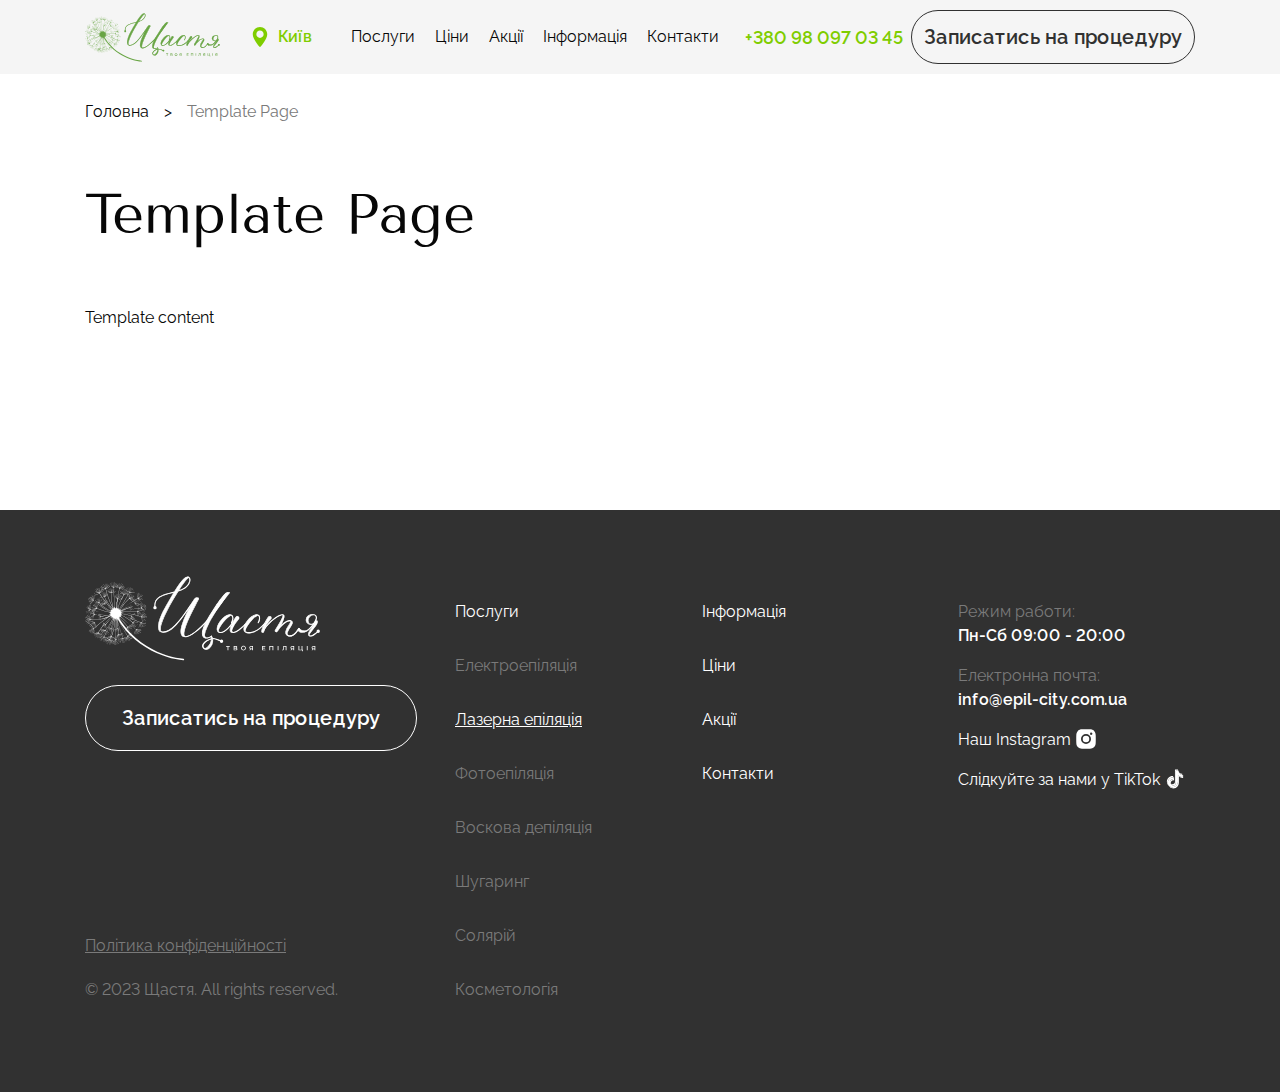
<file: page.html>
<!DOCTYPE html>
<html lang="uk">

<head>
  <meta charset="utf-8">
  <meta name="viewport" content="width=device-width, initial-scale=1.0">
  <meta http-equiv="X-UA-Compatible" content="ie=edge">
  <link rel="icon" type="image/png" sizes="16x16" href="/favicon-16x16.png">
  <link rel="icon" type="image/png" sizes="32x32" href="/favicon-32x32.png">
  <link rel="apple-touch-icon" sizes="180x180" href="/apple-touch-icon.png">
  <link rel="manifest" href="/site.webmanifest">
  <link rel="preload" href="fonts/raleway-regular.woff2" as="font" type="font/woff2" crossorigin>
  <link rel="preload" href="fonts/raleway-semibold.woff2" as="font" type="font/woff2" crossorigin>
  <link rel="preload" href="fonts/tenorsans-regular.woff2" as="font" type="font/woff2" crossorigin>
  <link rel="stylesheet" href="style/vendor-bundle.css">
  <link rel="stylesheet" href="style/main.css">
  <title>Page title</title>
</head>

<body class="indent-reset site">
  <div aria-hidden="true" id="site-top"></div>
  <div class="site__container">
    <header class="site__header header">
      <div class="header__main">
        <div class="container header__wrapper">
          <div class="header__logo">
            <a href="page-main.html" aria-label="Перейти на головну">
              <picture>
                <img class="header__logo-img" src="img/logo.svg" width="135" height="49" alt="Логотип">
              </picture>
            </a>
          </div>
          <div class="header__burger">
            <button class="just-burger" type="button" aria-label="menu" id="just-burger">
              <span class="just-burger__line just-burger__line--top"></span>
              <span class="just-burger__line just-burger__line--middle"></span>
              <span class="just-burger__line just-burger__line--bottom"></span>
            </button>
          </div>
          <div class="header__desktop">
            <nav class="header-nav">
              <ul class="list-reset header-nav__menu">
                <li>
                  <a href="page-services.html">Послуги</a>
                </li>
                <li>
                  <a href="page-price.html">Ціни</a>
                </li>
                <li>
                  <a href="page-main.html#main-promotions">Акції</a>
                </li>
                <li>
                  <a href="page-main.html#main-about">Інформація</a>
                </li>
                <li>
                  <a href="page-main.html#main-contacts">Контакти</a>
                </li>
              </ul>
            </nav>
            <div class="header-geo">
              <button class="btn-reset header-geo__trigger" type="button" aria-label="Ваше місто Київ" data-hystmodal="#change-saloon-modal">Київ</button>
            </div>
            <div class="header-contacts">
              <div class="header-contacts__phone">
                <a href="tel:+380980970345">
                  <svg width="18" height="18" aria-hidden="true">
                    <use xlink:href="img/sprite.svg#icon-phone"></use>
                  </svg>
                  <span>+380 98 097 03 45</span>
                </a>
              </div>
              <a class="btn header-contacts__btn" href="page-booking.html" target="_blank" rel="nofollow noreferer noopener">Записатись на процедуру</a>
            </div>
          </div>
        </div>
      </div>
      <div class="header-modal" aria-hidden="true">
        <div class="header-modal__content">
          <div class="container">
            <nav class="header-nav">
              <ul class="list-reset header-nav__menu">
                <li>
                  <a href="page-services.html">Послуги</a>
                </li>
                <li>
                  <a href="page-price.html">Ціни</a>
                </li>
                <li>
                  <a href="page-main.html#main-promotions">Акції</a>
                </li>
                <li>
                  <a href="page-main.html#main-about">Інформація</a>
                </li>
                <li>
                  <a href="page-main.html#main-contacts">Контакти</a>
                </li>
              </ul>
            </nav>
            <div class="header-geo">
              <button class="btn-reset header-geo__trigger" type="button" aria-label="Ваше місто Київ" data-hystmodal="#change-saloon-modal">Київ</button>
            </div>
            <div class="header-contacts">
              <div class="header-contacts__phone">
                <a href="tel:+380980970345">
                  <svg width="18" height="18" aria-hidden="true">
                    <use xlink:href="img/sprite.svg#icon-phone"></use>
                  </svg>
                  <span>+380 98 097 03 45</span>
                </a>
              </div>
              <a class="btn header-contacts__btn" href="page-booking.html" target="_blank" rel="nofollow noreferer noopener">Записатись на процедуру</a>
            </div>
          </div>
        </div>
      </div>
    </header>
    <div class="site__content site__content--no-hero">
      <div class="breadcrumbs" typeof="BreadcrumbList" vocab="https://schema.org/">
        <div class="container">
          <span><a href="page-main.html">Головна</a></span>&emsp;&gt;&emsp;<span><span class="current-item">Template Page</span></span>
        </div>
      </div>
      <main class="inner-page">
        <div class="container">
          <h1 class="indent-reset title inner-page__title">Template Page</h1>
          <div class="inner-page__content">
            Template content
          </div>
        </div>
      </main>
    </div>
    <footer class="site__footer footer">
      <div class="container footer__container">
        <div class="footer-top">
          <div class="footer-top__logo">
            <a href="index.html" aria-label="Перейти на головну">
              <picture>
                <img class="footer-top__logo-icon" src="img/logo-light.svg" width="135" height="49" alt="Логотип">
              </picture>
            </a>
          </div>
          <div class="footer-top__cb">
            <div class="footer-cb">
              <div class="footer-cb__btn-wrapper">
                <a class="btn btn--light footer-cb__btn-contacts" href="page-booking.html" target="_blank" rel="nofollow noreferer noopener">Записатись на процедуру</a>
              </div>
              <div class="footer-cb__rules">
                <a class="footer-cb__policy" href="#">Політика конфіденційності</a>
                <span class="footer-cb__copyright"><span>&copy; 2023</span> Щастя. All rights reserved.</span>
              </div>
            </div>
          </div>
        </div>
        <nav class="footer-nav">
          <ul class="list-reset footer-nav__menu footer-nav__services">
            <li class="menu-item menu-item-has-children">
              <a href="page-services.html">Послуги</a>
              <ul>
                <li><a href="page-electroepilation.html">Електроепіляція</a></li>
                <li class="current-menu-item"><a href="page-laserepilation.html">Лазерна епіляція</a></li>
                <li><a href="page-photoepilation.html">Фотоепіляція</a></li>
                <li><a href="page-waxepilation.html">Воскова депіляція</a></li>
                <li><a href="page-sugaring.html">Шугаринг</a></li>
                <li><a href="page-solar.html">Солярій</a></li>
                <li><a href="page-cosmetology.html">Косметологія</a></li>
              </ul>
            </li>
          </ul>
          <ul class="list-reset footer-nav__menu footer-nav__pages">
            <li><a href="page-main.html#main-about">Інформація</a></li>
            <li><a href="page-price.html">Ціни</a></li>
            <li><a href="page-main.html#main-promotions">Акції</a></li>
            <li><a href="page-main.html#main-contacts">Контакти</a></li>
          </ul>
        </nav>
        <div class="footer-contacts">
          <ul class="list-reset footer-contacts__info-list">
            <li class="footer-contacts__info-item">
              <span class="footer-contacts__item-title">Режим работи:</span>
              <b><span>Пн-Сб 09:00 - 20:00</span></b>
            </li>
            <li class="footer-contacts__info-item">
              <span class="footer-contacts__item-title">Електронна почта:</span>
              <b><a href="mailto:info@epil-city.com.ua">info@epil-city.com.ua</a></b>
            </li>
            <li class="footer-contacts__info-item">
              <a class="footer-contacts__icon-link" href="#">Наш Instagram
                <svg width="23" height="23" aria-hidden="true">
                  <use xlink:href="img/sprite.svg#icon-instagram-light"></use>
                </svg>
              </a>
            </li>
            <li class="footer-contacts__info-item">
              <a class="footer-contacts__icon-link" href="#">Слідкуйте за нами у TikTok
                <svg width="23" height="23" aria-hidden="true">
                  <use xlink:href="img/sprite.svg#icon-tiktok-light"></use>
                </svg>
              </a>
            </li>
          </ul>
          <div class="footer-contacts__cb">
            <div class="footer-cb">
              <div class="footer-cb__btn-wrapper">
                <a class="btn btn--light footer-cb__btn-contacts" href="page-booking.html" target="_blank" rel="nofollow noreferer noopener">Записатись на процедуру</a>
              </div>
              <div class="footer-cb__rules">
                <a class="footer-cb__policy" href="#">Політика конфіденційності</a>
                <span class="footer-cb__copyright"><span>&copy; 2023</span> Щастя. All rights reserved.</span>
              </div>
            </div>
          </div>
        </div>
      </div>
    </footer>
    <div class="scroll-top" id="scroll-top">
      <a class="scroll-top__link" href="#site-top" aria-label="На початок сторінки">
        <svg width="14" height="8" aria-hidden="true">
          <use xlink:href="img/sprite.svg#icon-up"></use>
        </svg>
      </a>
    </div>
    <div class="hystmodal hystmodal--simple" id="send-ok-modal" aria-hidden="true">
      <div class="hystmodal__wrap">
        <div class="hystmodal__window hystmodal__window--form" role="dialog" aria-modal="true">
          <div class="modal modal--message">
            <button class="btn-reset modal__close" type="button" aria-label="Закрити" data-hystclose>
              <svg class="modal__close-icon" width="20" height="20" aria-hidden="true">
                <use xlink:href="img/sprite.svg#icon-cross"></use>
              </svg>
            </button>
            <h2 class="indent-reset title title--h3 modal__title">Ваша заявка відправлена</h2>
            <p class="indent-reset modal__descr">Дякуємо, що обираєте нас! Зовсім скоро ми Вам зателефонуємо</p>
            <picture>
              <img class="modal__logo-icon" src="img/logo.svg" width="217" height="76" alt="Логотип">
            </picture>
            <button class="btn-reset btn btn--accent modal__submit modal__submit--limit" type="button" data-hystclose>Чудово!</button>
          </div>
        </div>
      </div>
    </div>
    <div class="hystmodal hystmodal--simple" id="send-error-modal" aria-hidden="true">
      <div class="hystmodal__wrap">
        <div class="hystmodal__window hystmodal__window--form" role="dialog" aria-modal="true">
          <div class="modal modal--message">
            <button class="btn-reset modal__close" type="button" aria-label="Закрити" data-hystclose>
              <svg class="modal__close-icon" width="20" height="20" aria-hidden="true">
                <use xlink:href="img/sprite.svg#icon-cross"></use>
              </svg>
            </button>
            <h2 class="indent-reset title title--h3 modal__title">Помилка надсилання!</h2>
            <p class="indent-reset modal__descr">При надсиланні запиту виникла непередбачена помилка, відправка не вдалася. Спробуйте надіслати запит пізніше</p>
            <button class="btn-reset btn btn--accent modal__submit modal__submit--limit" type="button" data-hystclose="">Закрити</button>
          </div>
        </div>
      </div>
    </div>
    <div class="hystmodal hystmodal--simple" id="change-saloon-modal" aria-hidden="true">
      <div class="hystmodal__wrap">
        <div class="hystmodal__window hystmodal__window--form" role="dialog" aria-modal="true">
          <div class="modal modal--city">
            <button class="btn-reset modal__close" type="button" aria-label="Закрити" data-hystclose>
              <svg class="modal__close-icon" width="20" height="20" aria-hidden="true">
                <use xlink:href="img/sprite.svg#icon-cross"></use>
              </svg>
            </button>
            <h2 class="indent-reset title title--h3 modal__title">Оберіть салон</h2>
            <p class="indent-reset modal__descr">Наші салони існують у наступних містах:</p>
            <ul class="list-reset modal__city-list">
              <li class="modal__city-item modal__city-item--current"><span>м. Київ (Осокорки)</span></li>
              <li class="modal__city-item"><a href="#">м. Київ (Золоті ворота)</a></li>
              <li class="modal__city-item"><a href="#">м. Миколаїв</a></li>
              <li class="modal__city-item"><a href="#">м. Одесса</a></li>
            </ul>
            <button class="btn-reset modal__btn-check" type="button">Більше не показувати</button>
          </div>
        </div>
      </div>
    </div>
    <div class="hystmodal hystmodal--simple" id="free-consult-modal" aria-hidden="true">
      <div class="hystmodal__wrap">
        <div class="hystmodal__window hystmodal__window--form" role="dialog" aria-modal="true">
          <div class="modal">
            <button class="btn-reset modal__close" type="button" aria-label="Закрити" data-hystclose>
              <svg class="modal__close-icon" width="20" height="20" aria-hidden="true">
                <use xlink:href="img/sprite.svg#icon-cross"></use>
              </svg>
            </button>
            <h2 class="indent-reset title title--h3 modal__title">Безкоштовна консультація</h2>
            <p class="indent-reset modal__descr">Обіцяємо зберігати Ваш номер в таємниці</p>
            <form class="form modal__form modal-grid" id="free-consult-form" data-validate>
              <input type="hidden" name="Форма" value="Безкоштовна консультація">
              <div class="modal-grid__name">
                <input class="form__input" type="text" name="Ім’я" placeholder="Ваше ім’я" data-validate="name" required>
              </div>
              <div class="modal-grid__select modal__select cb-form-select" data-dd="select">
                <div class="cb-form-select__wrapper">
                  <button class="btn-reset cb-form-select__trigger" type="button" data-dd="trigger">Коли зателефонувати?</button>
                  <ul class="list-reset cb-form-select__list">
                    <li class="cb-form-select__item">
                      <input class="visually-hidden cb-form-select__radio" type="radio" name="Коли зателефонувати?" id="consult-modal-time-01" value="9:00 - 12:00" checked>
                      <label class="cb-form-select__item-btn" for="consult-modal-time-01" data-dd="item">9:00 - 12:00</label>
                    </li>
                    <li class="cb-form-select__item">
                      <input class="visually-hidden cb-form-select__radio" type="radio" name="Коли зателефонувати?" id="consult-modal-time-02" value="12:00 - 15:00">
                      <label class="cb-form-select__item-btn" for="consult-modal-time-02" data-dd="item">12:00 - 15:00</label>
                    </li>
                    <li class="cb-form-select__item">
                      <input class="visually-hidden cb-form-select__radio" type="radio" name="Коли зателефонувати?" id="consult-modal-time-03" value="15:00 - 18:00">
                      <label class="cb-form-select__item-btn" for="consult-modal-time-03" data-dd="item">15:00 - 18:00</label>
                    </li>
                    <li class="cb-form-select__item">
                      <input class="visually-hidden cb-form-select__radio" type="radio" name="Коли зателефонувати?" id="consult-modal-time-04" value="18:00 - 20:00">
                      <label class="cb-form-select__item-btn" for="consult-modal-time-04" data-dd="item">18:00 - 20:00</label>
                    </li>
                  </ul>
                </div>
              </div>
              <div class="modal-grid__phone">
                <input class="form__input" type="tel" name="Номер телефону" placeholder="Номер телефону" data-validate="phone" required>
              </div>
              <div class="modal-grid__textarea">
                <textarea class="form__input form__textarea" name="Ваші питання" placeholder="Ваші питання"></textarea>
              </div>
              <div class="modal-grid__submit">
                <button class="btn-reset btn btn--accent modal__submit" type="submit">Відправити</button>
              </div>
              <div class="modal-grid__policy">
                <p class="sm-text">Натискаючи відправити ви погоджуєтесь з <a href="#">політикою обробки персональних даних</a></p>
              </div>
            </form>
          </div>
        </div>
      </div>
    </div>
    <div class="hystmodal hystmodal--simple" id="promotion-modal" aria-hidden="true">
      <div class="hystmodal__wrap">
        <div class="hystmodal__window hystmodal__window--form" role="dialog" aria-modal="true">
          <div class="modal">
            <button class="btn-reset modal__close" type="button" aria-label="Закрити" data-hystclose>
              <svg class="modal__close-icon" width="20" height="20" aria-hidden="true">
                <use xlink:href="img/sprite.svg#icon-cross"></use>
              </svg>
            </button>
            <h2 class="indent-reset title title--h3 modal__title">Залиште свої контактні дані</h2>
            <p class="indent-reset modal__descr">Після отримання заявки ми Вам обов’язково зателефонуємо</p>
            <form class="form modal__form modal-grid" id="promotion-form" data-validate>
              <input type="hidden" name="Яка акція" data-promo="input" value="">
              <div class="modal__name">
                <input class="form__input" type="text" name="Ім’я" placeholder="Ваше ім’я" data-validate="name" required>
              </div>
              <div class="modal-grid__select modal__select cb-form-select" data-dd="select">
                <div class="cb-form-select__wrapper">
                  <button class="btn-reset cb-form-select__trigger" type="button" data-dd="trigger">Коли зателефонувати?</button>
                  <ul class="list-reset cb-form-select__list">
                    <li class="cb-form-select__item">
                      <input class="visually-hidden cb-form-select__radio" type="radio" name="Коли зателефонувати?" id="promo-modal-time-01" value="9:00 - 12:00" checked>
                      <label class="cb-form-select__item-btn" for="promo-modal-time-01" data-dd="item">9:00 - 12:00</label>
                    </li>
                    <li class="cb-form-select__item">
                      <input class="visually-hidden cb-form-select__radio" type="radio" name="Коли зателефонувати?" id="promo-modal-time-02" value="12:00 - 15:00">
                      <label class="cb-form-select__item-btn" for="promo-modal-time-02" data-dd="item">12:00 - 15:00</label>
                    </li>
                    <li class="cb-form-select__item">
                      <input class="visually-hidden cb-form-select__radio" type="radio" name="Коли зателефонувати?" id="promo-modal-time-03" value="15:00 - 18:00">
                      <label class="cb-form-select__item-btn" for="promo-modal-time-03" data-dd="item">15:00 - 18:00</label>
                    </li>
                    <li class="cb-form-select__item">
                      <input class="visually-hidden cb-form-select__radio" type="radio" name="Коли зателефонувати?" id="promo-modal-time-04" value="18:00 - 20:00">
                      <label class="cb-form-select__item-btn" for="promo-modal-time-04" data-dd="item">18:00 - 20:00</label>
                    </li>
                  </ul>
                </div>
              </div>
              <div class="modal-grid__phone">
                <input class="form__input" type="tel" name="Номер телефону" placeholder="Номер телефону" data-validate="phone" required>
              </div>
              <div class="modal-grid__textarea">
                <textarea class="form__input form__textarea" name="Ваші питання" placeholder="Ваші питання"></textarea>
              </div>
              <div class="modal-grid__submit">
                <button class="btn-reset btn btn--accent modal__submit" type="submit">Відправити</button>
              </div>
              <div class="modal-grid__policy">
                <p class="sm-text">Натискаючи відправити ви погоджуєтесь з <a href="#">політикою обробки персональних даних</a></p>
              </div>
            </form>
          </div>
        </div>
      </div>
    </div>
    <div class="hystmodal hystmodal--simple" id="safe-cycle-modal" aria-hidden="true">
      <div class="hystmodal__wrap">
        <div class="hystmodal__window hystmodal__window--form" role="dialog" aria-modal="true">
          <div class="modal modal--info">
            <button class="btn-reset modal__close" type="button" aria-label="Закрити" data-hystclose>
              <svg class="modal__close-icon" width="20" height="20" aria-hidden="true">
                <use xlink:href="img/sprite.svg#icon-cross"></use>
              </svg>
            </button>
            <h2 class="indent-reset title title--h3 modal__title modal__title--info">Етапи обробки інструментів в салонах епіляції «Щастя» </h2>
            <div class="safe-cycle">
              <ol class="list-reset safe-cycle__list">
                <li class="safe-cycle__item">
                  <p>Кладемо інструмент в контейнер з розчином для дезінфекції на 20 хвилин (відразу фіксуємо в журналі дезінфекції кількість інструментів, час експозиції).</p>
                </li>
                <li class="safe-cycle__item">
                  <p>Промиваємо під проточною водою (під краном) протягом 5 хвилин з використанням щітки.</p>
                </li>
                <li class="safe-cycle__item">
                  <p>Викладаємо інструмент у відкритому вигляді на одноразову серветку в сушильний ящик до повного висихання інструменту.</p>
                </li>
                <li class="safe-cycle__item">
                  <p>Розкладаємо інструмент в крафт-пакети із зазначенням дати обробки і запаковуємо їх. Розкладаємо таким чином, щоб кожен крафт-пакет лежав окремо, не перекриваючи один одного.</p>
                </li>
                <li class="safe-cycle__item safe-cycle__item--wide">
                  <p>Кладемо крафт-пакети в сухожарову шафу на 60 хвилин при температурі 180 градусів і одразу фіксуємо в журналі стерилізації. Включає сухожарову шафу адміністратор.</p>
                </li>
              </ol>
              <p class="indent-reset safe-cycle__note">Зберігання стерильного інструменту можливе тільки терміном до 14 днів в герметичних крафт-пакетах після повного циклу обробки.</p>
            </div>
          </div>
        </div>
      </div>
    </div>
    <div class="hystmodal hystmodal--simple" id="certificate-id" aria-hidden="true">
      <div class="hystmodal__wrap">
        <div class="hystmodal__window hystmodal__window--form" role="dialog" aria-modal="true">
          <div class="modal modal--gallery">
            <button class="btn-reset modal__close" type="button" aria-label="Закрити" data-hystclose>
              <svg class="modal__close-icon" width="20" height="20" aria-hidden="true">
                <use xlink:href="img/sprite.svg#icon-cross"></use>
              </svg>
            </button>
            <h2 class="indent-reset title title--h3 modal__title">Дипломи і сертифікати</h2>
            <div class="certificates slider">
              <div class="certificates__view slider__container">
                <div class="swiper-wrapper slider__wrapper">
                  <div class="swiper-slide certificates__slide">
                    <a href="img/certificates/cert1.jpg" data-fslightbox="certificate-id">
                      <img class="swiper-lazy" src="img/certificates/cert1.jpg" alt="">
                    </a>
                  </div>
                  <div class="swiper-slide certificates__slide">
                    <a href="img/certificates/cert2.jpg" data-fslightbox="certificate-id">
                      <img class="swiper-lazy" src="img/certificates/cert2.jpg" alt="">
                    </a>
                  </div>
                  <div class="swiper-slide certificates__slide">
                    <a href="img/certificates/cert1.jpg" data-fslightbox="certificate-id">
                      <img class="swiper-lazy" src="img/certificates/cert1.jpg" alt="">
                    </a>
                  </div>
                  <div class="swiper-slide certificates__slide">
                    <a href="img/certificates/cert2.jpg" data-fslightbox="certificate-id">
                      <img class="swiper-lazy" src="img/certificates/cert2.jpg" alt="">
                    </a>
                  </div>
                </div>
              </div>
              <div class="certificates__preview slider__container" thumbsSlider>
                <div class="swiper-wrapper slider__wrapper">
                  <div class="swiper-slide certificates__thumb">
                    <img class="swiper-lazy" src="img/certificates/cert1.jpg" alt="">
                  </div>
                  <div class="swiper-slide certificates__thumb">
                    <img class="swiper-lazy" src="img/certificates/cert2.jpg" alt="">
                  </div>
                  <div class="swiper-slide certificates__thumb">
                    <img class="swiper-lazy" src="img/certificates/cert1.jpg" alt="">
                  </div>
                  <div class="swiper-slide certificates__thumb">
                    <img class="swiper-lazy" src="img/certificates/cert2.jpg" alt="">
                  </div>
                </div>
              </div>
            </div>
          </div>
        </div>
      </div>
    </div>
  </div>
  <script src="js/vendor-bundle.js"></script>
  <script src="js/main.js"></script>
</body>

</html>
</file>
<file: style/main.css>
@charset "UTF-8";
:root {
  --accent: var(--pistachio);
  --accent-btn: var(--chartreuse);
  --accent-light: var(--ottoman);
  --black: #070707;
  --border: #cbcbcb;
  --chartreuse: #8ce100;
  --dark-gray: #313131;
  --error: var(--red);
  --gray: #dddddd;
  --light-gray: #f5f5f5;
  --medium-gray: #7a7a7a;
  --ottoman: #f5fcf4;
  --pistachio: #7fcd00;
  --red: #ff2424;
  --white: #ffffff;
}

@font-face {
  font-weight: 400;
  font-family: "Raleway";
  font-style: normal;

  font-display: swap;
  src: url("../fonts/raleway-regular.woff2") format("woff2");
}
@font-face {
  font-weight: 600;
  font-family: "Raleway";
  font-style: normal;

  font-display: swap;
  src: url("../fonts/raleway-semibold.woff2") format("woff2");
}
@font-face {
  font-weight: 400;
  font-family: "Tenor Sans";
  font-style: normal;

  font-display: swap;
  src: url("../fonts/tenorsans-regular.woff2") format("woff2");
}
html {
  box-sizing: border-box;
}

*,
*::before,
*::after {
  box-sizing: inherit;
}

body {
  min-width: 360px;

  color: var(--black);

  background-color: var(--white);

  -webkit-tap-highlight-color: transparent;
}

img {
  max-width: 100%;
  height: auto;

  -o-object-fit: cover;
     object-fit: cover;
}

.visually-hidden:not(:focus):not(:active),
input[type=radio].visually-hidden,
input[type=checkbox].visually-hidden {
  position: absolute;

  width: 1px;
  height: 1px;
  margin: -1px;
  padding: 0;
  overflow: hidden;

  white-space: nowrap;

  border: 0;

  clip: rect(0 0 0 0);
          clip-path: inset(100%);

  -webkit-clip-path: inset(100%);
}

.container {
  width: 100%;
  max-width: 540px;
  margin-right: auto;
  margin-left: auto;
  padding-right: 15px;
  padding-left: 15px;
}
@media (min-width: 768px) {
  .container {
    max-width: 720px;
  }
}
@media (min-width: 992px) {
  .container {
    max-width: 970px;
  }
}
@media (min-width: 1200px) {
  .container {
    max-width: 1140px;
  }
}
@media (min-width: 1440px) {
  .container {
    max-width: 1360px;
  }
}

.js-focus-visible :focus:not(.focus-visible) {
  outline: none;
}

.is-hidden {
  display: none;
}

.is-open-modal {
  overflow: hidden;
}
@media (min-width: 1200px) {
  .is-open-modal {
    overflow: unset;
  }
}

.indent-reset {
  margin: 0;
  padding: 0;
}

.list-reset {
  margin: 0;
  padding: 0;

  list-style: none;
}

.btn-reset {
  padding: 0;

  color: inherit;

  background-color: transparent;
  border: none;
  cursor: pointer;

  -webkit-tap-highlight-color: transparent;
}

* {
  scrollbar-color: var(--accent) var(--white);
  scrollbar-width: thin;
}

::-webkit-scrollbar {
  width: 5px;
  height: 5px;

  background-color: var(--white);
}

::-webkit-scrollbar-thumb {
  background-color: var(--accent);
  border-radius: 99em;
}

::-webkit-scrollbar-button:vertical:start:decrement {
  height: 0;

  background: transparent;
}

::-webkit-scrollbar-button:vertical:end:increment {
  height: 0;

  background: transparent;
}

::-webkit-scrollbar-button:horizontal:start:decrement {
  height: 0;

  background: transparent;
}

::-webkit-scrollbar-button:horizontal:end:increment {
  height: 0;

  background: transparent;
}

body {
  font-weight: 400;
  font-size: 14px;
  line-height: 1.5;
  font-family: "Raleway", Arial, Helvetica, sans-serif;

  -webkit-font-feature-settings: "lnum";
     -moz-font-feature-settings: "lnum";
          font-feature-settings: "lnum";
  font-variant-numeric: lining-nums;
}
@media (min-width: 992px) {
  body {
    font-size: 16px;
  }
}
@media (min-width: 1440px) {
  body {
    font-size: 18px;
  }
}

input,
textarea,
button,
select {
  -webkit-font-feature-settings: "lnum";
     -moz-font-feature-settings: "lnum";
          font-feature-settings: "lnum";
  font-variant-numeric: lining-nums;
}

h1,
h2,
h3,
h4,
h5,
h6,
b,
strong {
  font-weight: 600;
}

a {
  color: var(--accent);

  text-decoration-color: transparent;
}

.title {
  font-weight: 400;
  font-size: 30px;
  line-height: 1.1;
  font-family: "Tenor Sans", Arial, Helvetica, sans-serif;
}
.title--h2 {
  font-size: 30px;
}
.title--h3 {
  font-size: 20px;
}
@media (min-width: 992px) {
  .title {
    font-size: 56px;
  }
  .title--h2 {
    font-size: 40px;
  }
  .title--h3 {
    font-size: 22px;
  }
}
@media (min-width: 1440px) {
  .title {
    font-size: 64px;
  }
  .title--h2 {
    font-size: 50px;
  }
  .title--h3 {
    font-size: 26px;
  }
}

.sm-text {
  font-size: 14px;
}

@-webkit-keyframes fade-down {
  0% {
    -webkit-transform: translate(0, -33%);
            transform: translate(0, -33%);
    opacity: 0;
  }
  100% {
    -webkit-transform: translate(0, 0);
            transform: translate(0, 0);
    opacity: 1;
  }
}

@keyframes fade-down {
  0% {
    -webkit-transform: translate(0, -33%);
            transform: translate(0, -33%);
    opacity: 0;
  }
  100% {
    -webkit-transform: translate(0, 0);
            transform: translate(0, 0);
    opacity: 1;
  }
}
@-webkit-keyframes fade-up {
  0% {
    -webkit-transform: translate(0, 33%);
            transform: translate(0, 33%);
    opacity: 0;
  }
  100% {
    -webkit-transform: translate(0, 0);
            transform: translate(0, 0);
    opacity: 1;
  }
}
@keyframes fade-up {
  0% {
    -webkit-transform: translate(0, 33%);
            transform: translate(0, 33%);
    opacity: 0;
  }
  100% {
    -webkit-transform: translate(0, 0);
            transform: translate(0, 0);
    opacity: 1;
  }
}
@-webkit-keyframes fade-left {
  0% {
    -webkit-transform: translate(-33%, 0);
            transform: translate(-33%, 0);
    opacity: 0;
  }
  100% {
    -webkit-transform: translate(0, 0);
            transform: translate(0, 0);
    opacity: 1;
  }
}
@keyframes fade-left {
  0% {
    -webkit-transform: translate(-33%, 0);
            transform: translate(-33%, 0);
    opacity: 0;
  }
  100% {
    -webkit-transform: translate(0, 0);
            transform: translate(0, 0);
    opacity: 1;
  }
}
@-webkit-keyframes fade-right {
  0% {
    -webkit-transform: translate(33%, 0);
            transform: translate(33%, 0);
    opacity: 0;
  }
  100% {
    -webkit-transform: translate(0, 0);
            transform: translate(0, 0);
    opacity: 1;
  }
}
@keyframes fade-right {
  0% {
    -webkit-transform: translate(33%, 0);
            transform: translate(33%, 0);
    opacity: 0;
  }
  100% {
    -webkit-transform: translate(0, 0);
            transform: translate(0, 0);
    opacity: 1;
  }
}
@-webkit-keyframes fade-in {
  0% {
    -webkit-transform: scale(0.8);
            transform: scale(0.8);
    opacity: 0;
  }
  100% {
    -webkit-transform: scale(1);
            transform: scale(1);
    opacity: 1;
  }
}
@keyframes fade-in {
  0% {
    -webkit-transform: scale(0.8);
            transform: scale(0.8);
    opacity: 0;
  }
  100% {
    -webkit-transform: scale(1);
            transform: scale(1);
    opacity: 1;
  }
}
@-webkit-keyframes fade {
  0% {
    opacity: 0;
  }
  100% {
    opacity: 1;
  }
}
@keyframes fade {
  0% {
    opacity: 0;
  }
  100% {
    opacity: 1;
  }
}
.site__container {
  display: flex;
  flex-direction: column;
  min-height: calc(100 * var(--vh, 1vh));
}
.site__header {
  flex-shrink: 0;
}
.site__content {
  flex-grow: 1;
}
.site__content--no-hero {
  margin-top: 70px;
  padding-top: 20px;
  padding-bottom: 80px;
}
.site__footer {
  flex-shrink: 0;
}
@media (min-width: 992px) {
  .site__content--no-hero {
    padding-top: 30px;
    padding-bottom: 100px;
  }
}
@media (min-width: 1440px) {
  .site__content--no-hero {
    margin-top: 75px;
    padding-top: 40px;
    padding-bottom: 120px;
  }
}

.inner-page {
  padding-top: 32px;
  padding-bottom: 60px;
}
.inner-page__title {
  margin-bottom: 32px;
}
.inner-page__content > *:first-child {
  margin-top: 0;
}
.inner-page__content > *:last-child {
  margin-bottom: 0;
}
@media (min-width: 768px) {
  .inner-page__title {
    margin-bottom: 40px;
  }
}
@media (min-width: 992px) {
  .inner-page {
    padding-top: 40px;
    padding-bottom: 80px;
  }
  .inner-page__title {
    margin-bottom: 60px;
  }
}
@media (min-width: 1200px) {
  .inner-page {
    padding-top: 60px;
  }
}
@media (min-width: 1440px) {
  .inner-page {
    padding-bottom: 90px;
  }
}

.btn {
  display: inline-flex;
  justify-content: center;
  align-items: center;
  padding: 22px 32px;

  font-weight: 600;
  font-size: 18px;
  line-height: 1;
  text-align: center;
  color: var(--dark-gray);
  text-decoration: none;

  background-color: transparent;
  border: 1px solid var(--dark-gray);
  border-radius: 99em;
}
.btn--accent {
  color: var(--white);

  background-color: var(--accent-btn);
  border-color: transparent;
}
.btn--light {
  color: var(--white);

  border-color: var(--white);
}
.btn--accent-border {
  color: var(--accent-btn);

  border-color: var(--accent-btn);
}
@media (min-width: 992px) {
  .btn {
    transition: color var(--timing, 0.25s) ease-in-out, background-color var(--timing, 0.25s) ease-in-out, border-color var(--timing, 0.25s) ease-in-out;
  }
  .btn:hover {
    color: var(--white);

    background-color: var(--accent-btn);
    border-color: transparent;
  }
  .btn--accent:hover {
    color: var(--accent-btn);

    background-color: transparent;
    border-color: var(--accent-btn);
  }
  .btn--light:hover {
    color: var(--accent-btn);

    background-color: transparent;
    border-color: var(--accent-btn);
  }
  .btn--accent-border:hover {
    color: var(--dark-gray);

    background-color: transparent;
    border-color: var(--dark-gray);
  }
}
@media (min-width: 1200px) {
  .btn {
    padding: 22px 16px;

    font-size: 20px;
  }
}

.form__input {
  width: 100%;
  padding: 22px 30px;

  font-size: 16px;
  color: var(--black);

  background-color: var(--white);
  border: 1px solid var(--border);
  border-radius: 99em;
  outline: none;

  -webkit-appearance: none;
     -moz-appearance: none;
          appearance: none;
}
.form__input:focus-visible {
  border-color: var(--accent-btn);
}
.form__input.is-invalid {
  border-color: var(--error);
}
.form__textarea {
  height: 8em;

  line-height: 1.2;

  border-radius: 25px;

  resize: none;
}
@media (min-width: 992px) {
  .form__input {
    transition: border 0.15s ease-in-out;
  }
  .form__input:hover:not(.is-invalid) {
    border-color: var(--accent-btn);
  }
}

.breadcrumbs {
  font-size: 14px;
  color: var(--black);
}
.breadcrumbs a {
  color: inherit;

  text-decoration-color: transparent;
}
.breadcrumbs .current-item {
  color: var(--medium-gray);
}
@media (min-width: 992px) {
  .breadcrumbs {
    font-size: 16px;
  }
  .breadcrumbs a {
    transition: text-decoration-color 0.2s ease-in-out;
  }
  .breadcrumbs a:hover {
    text-decoration-color: inherit;
  }
}

.messengers {
  display: flex;
  margin: -6px;
}
.messengers > * {
  margin: 6px;
}
.messengers__icon {
  width: 28px;
  height: 28px;
}
.messengers__link {
  display: flex;
}
@media (min-width: 1200px) {
  .messengers__link {
    transition: -webkit-transform 0.2s ease-in-out;
    transition:         transform 0.2s ease-in-out;
    transition:         transform 0.2s ease-in-out, -webkit-transform 0.2s ease-in-out;
  }
  .messengers__link:hover,
  .messengers__link:focus {
    -webkit-transform: scale(1.2);
            transform: scale(1.2);
  }
}

.modal {
  position: relative;

  width: calc(100% - 30px);
  max-width: 768px;
  margin: 0 auto;
  padding: 60px 30px;

  color: var(--black);

  background-color: var(--white);
  border-radius: 25px;
}
.modal--message {
  display: flex;
  flex-direction: column;

  text-align: center;
}
.modal--gallery {
  max-width: 1110px;
  padding: 60px 10px;
}
.modal--gallery .modal__title {
  text-align: center;
}
.modal--city {
  background-color: var(--accent-light);
}
.modal--city .modal__close {
  color: var(--accent-btn);
}
.modal__close {
  position: absolute;
  top: 30px;
  right: 20px;

  display: flex;
  justify-content: center;
  align-items: center;
  width: 24px;
  height: 24px;

  color: var(--accent-btn);

  cursor: pointer;
}
.modal__title {
  margin-bottom: 16px;
}
.modal__title--info {
  margin-bottom: 40px;
}
.modal__descr {
  margin-bottom: 24px;
}
.modal__form {
  display: grid;

  gap: 10px;
}
.modal__logo-icon {
  display: block;
  width: 217px;
  height: 76px;
  margin: 0 auto;
  margin-bottom: 24px;

  -o-object-fit: contain;
     object-fit: contain;
}
.modal__submit {
  width: 100%;
}
.modal__submit--limit {
  max-width: 316px;
  margin: 0 auto;
}
.modal__city-list {
  display: flex;
  flex-wrap: wrap;
  margin: -8px;
}
.modal__city-item {
  margin: 8px;

  font-weight: 600;
  color: var(--dark-gray);
}
.modal__city-item a {
  color: inherit;

  transition: text-decoration-color 0.15s ease-in-out;
}
.modal__city-item a:hover {
  text-decoration-color: inherit;
}
.modal__city-item--current {
  color: var(--accent);
}
.modal__city-item--current span {
  text-decoration: underline;
}
.modal__btn-check {
  position: relative;

  margin-top: 24px;
  padding-left: 25px;

  font-size: 12px;
  line-height: 1;
  color: var(--black);
}
.modal__btn-check::before,
.modal__btn-check::after {
  content: "";
  position: absolute;
  top: 50%;
  left: 0;

  width: 20px;
  height: 20px;

  background-color: var(--white);
  border: 1px solid var(--accent-btn);
  border-radius: 4px;
  -webkit-transform: translateY(-50%);
          transform: translateY(-50%);
}
.modal__btn-check--checked::after {
  background-image: url("data:image/svg+xml,%3Csvg width='12' height='10' viewBox='0 0 12 10' fill='none' xmlns='http://www.w3.org/2000/svg'%3E%3Cpath fill-rule='evenodd' clip-rule='evenodd' d='M11.2678 0.224035C11.4295 0.367931 11.5331 0.565864 11.5593 0.780712C11.5854 0.995561 11.5323 1.21257 11.4098 1.39103L11.3408 1.47903L4.23083 9.47903C4.0805 9.64811 3.87141 9.75359 3.64609 9.77402C3.42077 9.79446 3.19612 9.72831 3.01783 9.58903L2.93783 9.51703L0.270828 6.85103C0.106585 6.69227 0.0098425 6.47632 0.000710511 6.24806C-0.00842147 6.01981 0.0707594 5.79682 0.221794 5.62544C0.372829 5.45406 0.584099 5.34748 0.811688 5.32785C1.03928 5.30822 1.26568 5.37705 1.44383 5.52003L1.52783 5.59303L3.52783 7.59303L10.0128 0.298034C10.1696 0.122044 10.3898 0.0154173 10.625 0.00154453C10.8603 -0.0123282 11.0915 0.067686 11.2678 0.224035Z' fill='%238CE100'/%3E%3C/svg%3E ");
  background-repeat: no-repeat;
  background-position: center;
  background-size: auto;
}
@media (min-width: 992px) {
  .modal--info {
    padding: 80px;
  }
}

@media (min-width: 992px) {
  .modal-grid {
    display: grid;

    grid-template-columns: repeat(2, 1fr);
  }
  .modal-grid__name {
    grid-column: 1/2;
  }
  .modal-grid__select {
    grid-column: 1/2;
  }
  .modal-grid__phone {
    grid-column: 1/2;
    grid-row: 2/3;
  }
  .modal-grid__textarea {
    grid-column: 2/-1;
    grid-row: 1/3;
  }
  .modal-grid__submit {
    grid-column: 2/-1;
  }
  .modal-grid__policy {
    color: var(--medium-gray);

    grid-column: 2/-1;
  }
}

.slider {
  position: relative;
}
.slider__container {
  overflow: hidden;
}
.slider__wrapper {
  box-sizing: border-box;
}
.slider__nav {
  pointer-events: none;
}
.slider__nav-btn {
  width: 40px;
  height: 40px;
  padding: 0;

  opacity: 0.7;

  transition: color var(--timing, 0.25s) ease-in-out, background-color var(--timing, 0.25s) ease-in-out, border-color var(--timing, 0.25s) ease-in-out, opacity var(--timing, 0.25s) ease-in-out;

  pointer-events: auto;
}
.slider__nav-btn[aria-disabled=true] {
  cursor: default;
  opacity: 0;
}
.slider__nav-icon {
  width: 10px;
  height: 10px;
}
@media (min-width: 992px) {
  .slider__nav-btn:hover:not([aria-disabled=true]) {
    opacity: 1;
  }
}

.scroll-top {
  position: fixed;
  right: max(15px, (100% - 1440px) / 2);
  bottom: 30px;
  z-index: 1;

  display: flex;
  justify-content: center;
  align-items: center;
  width: 42px;
  height: 42px;

  opacity: 0;

  transition: opacity 0.4s ease-in-out;

  pointer-events: none;
}
.scroll-top--show {
  opacity: 1;

  pointer-events: auto;
}
.scroll-top__link {
  display: flex;
  justify-content: center;
  align-items: center;
  width: 100%;
  height: 100%;

  color: var(--white);

  background-color: var(--accent-btn);
  border-radius: 50%;
  opacity: 0.4;
}
@media (min-width: 992px) {
  .scroll-top {
    bottom: 50px;
  }
  .scroll-top__link {
    transition: opacity 0.25s ease-in-out;
  }
  .scroll-top__link:hover {
    opacity: 0.7;
  }
}

.services-card {
  position: relative;

  width: 280px;
  height: 280px;
  overflow: hidden;

  background-color: var(--light-gray);
  border-radius: 25px;
}
.services-card__title {
  position: absolute;
  top: 30px;
  left: 30px;
  z-index: 1;
}
.services-card__img {
  display: block;
  width: 100%;
  height: 100%;

  -o-object-fit: cover;
     object-fit: cover;
}
.services-card__overlay {
  position: absolute;
  top: 0;
  right: 0;
  bottom: 0;
  left: 0;
  z-index: 1;

  color: var(--white);

  background-color: var(--accent);
  border-radius: 25px;
  opacity: 0;

  transition: opacity 0.25s ease-in-out;

  pointer-events: none;
}
.services-card__link {
  pointer-events: auto;
}
.services-card__link::after {
  content: "";
  position: absolute;
  bottom: 0;
  left: 0;
  z-index: 2;

  width: 100%;
  height: 100%;
}
@media (min-width: 576px) {
  .services-card {
    width: 100%;
    height: 300px;
  }
}
@media (min-width: 992px) {
  .services-card:hover .services-card__title {
    color: var(--white);

    -webkit-animation-name: fade-down;
            animation-name: fade-down;
    -webkit-animation-duration: 0.5s;
            animation-duration: 0.5s;

    -webkit-animation-fill-mode: forwards;
            animation-fill-mode: forwards;
  }
  .services-card:hover .services-card__overlay {
    opacity: 1;

    pointer-events: all;
  }
  .services-card__title {
    z-index: 2;
  }
  .services-card__link {
    position: absolute;
    bottom: 30px;
    left: 50%;

    color: inherit;

    -webkit-transform: translateX(-50%);
            transform: translateX(-50%);

    transition: text-decoration-color 0.25s ease-in-out;
  }
  .services-card__link:hover {
    text-decoration-color: inherit;
  }
  .services-card__link::after {
    display: none;
  }
}
@media (min-width: 1440px) {
  .services-card {
    height: 340px;
  }
}

.promotions-card {
  position: relative;

  display: flex;
  flex-direction: column;
  box-sizing: border-box;
  height: auto;
  padding: 30px;
  overflow: hidden;

  background-color: var(--accent-light);
  background-image: url("../img/action/action-happy.png");
  background-repeat: no-repeat;
  background-position: bottom right;
  background-size: auto 55%;
  border-radius: 25px;
}
.promotions-card__title {
  flex: 0 0 auto;
  margin-bottom: 24px;
}
.promotions-card__descr {
  flex: 1 1 auto;
  margin-bottom: 36px;
}
.promotions-card__descr p {
  margin: 0;
}
.promotions-card__descr b {
  font-weight: 600;
}
.promotions-card__btn {
  flex: 0 0 auto;
  max-width: 300px;

  background-color: var(--accent-light);
}
.promotions-card__img {
  display: none;
}
@media (min-width: 576px) {
  .promotions-card {
    background-image: none;
  }
  .promotions-card__title {
    position: relative;
    z-index: 1;
  }
  .promotions-card__descr {
    position: relative;
    z-index: 1;

    max-width: 70%;
  }
  .promotions-card__btn {
    position: relative;
    z-index: 1;
  }
  .promotions-card__img {
    position: absolute;
    right: 0;
    bottom: 0;
    z-index: 0;

    display: block;
    width: 45%;
    height: 100%;

    -webkit-user-select: none;
       -moz-user-select: none;
        -ms-user-select: none;
            user-select: none;
    pointer-events: none;

    -o-object-fit: contain;
       object-fit: contain;
    -o-object-position: bottom right;
       object-position: bottom right;
  }
}
@media (min-width: 1200px) {
  .promotions-card__title {
    padding-right: 50px;
  }
}

.person-card {
  display: flex;
  flex-direction: column;
  align-items: flex-start;
  box-sizing: border-box;
  height: auto;
}
.person-card__photo-wrapper {
  width: 100%;
  max-height: 380px;
  padding: 30px 16px;
  padding-bottom: 0;

  background-color: var(--light-gray);
  border-radius: 25px;
}
.person-card__photo {
  position: relative;

  display: block;
  height: 0;
  padding-top: 120%;
  overflow: hidden;

  -webkit-user-select: none;
     -moz-user-select: none;
      -ms-user-select: none;
          user-select: none;
}
.person-card__photo img {
  position: absolute;
  top: 0;
  left: 0;

  display: block;
  width: 100%;
  height: 100%;
  margin: 0 auto;

  -o-object-fit: contain;
     object-fit: contain;
  -o-object-position: center bottom;
     object-position: center bottom;
}
.person-card__post {
  position: absolute;
  bottom: 10px;
  left: 0;

  padding: 10px 24px;

  background-color: var(--white);
  border-radius: 99em;
}
.person-card__name {
  flex: 1 1 auto;
  margin: 10px 0 20px;
}
.person-card__cert-action {
  margin-bottom: 20px;

  font-weight: 600;
  color: var(--medium-gray);
  text-decoration: underline;

  cursor: pointer;

  text-decoration-color: transparent;
}
@media (min-width: 992px) {
  .person-card__cert-action {
    transition: text-decoration-color 0.25s ease-in-out;
  }
  .person-card__cert-action:hover {
    text-decoration-color: inherit;
  }
}

.tabs-nav-select {
  position: relative;
  z-index: 2;

  min-height: 50px;
}
.tabs-nav-select.active .tabs-nav-select__wrapper {
  border-radius: 25px;
}
.tabs-nav-select.active .tabs-nav-select__list {
  height: auto;
}
.tabs-nav-select--service-nav .tabs-nav-select__wrapper {
  width: auto;
}
.tabs-nav-select__wrapper {
  position: absolute;
  left: 0;

  display: grid;
  width: 100%;
  padding: 0 30px;

  background-color: var(--white);
  border: 1px solid var(--dd-border, var(--accent-btn));
  border-radius: 99em;
}
.tabs-nav-select__trigger {
  padding: var(--dd-trigger-offset, 16px 0);

  font-size: 18px;
  color: var(--accent-btn);

  cursor: pointer;
}
.tabs-nav-select__trigger::after {
  content: "";

  display: inline-block;
  width: 11px;
  height: 7px;
  margin-left: 15px;

  background-image: url("data:image/svg+xml,%3Csvg width='11' height='7' viewBox='0 0 11 7' fill='none' xmlns='http://www.w3.org/2000/svg'%3E%3Cpath d='M10.5 1.34993L9.325 0.174927L5.5 3.99159L1.675 0.174926L0.5 1.34993L5.5 6.34993L10.5 1.34993Z' fill='%238CE100'/%3E%3C/svg%3E ");
  background-size: cover;
}
.tabs-nav-select__list {
  height: 0;
  overflow: hidden;
}
.tabs-nav-select__item {
  position: relative;
}
.tabs-nav-select__item::before {
  content: "";
  position: absolute;

  width: 100%;
  height: 1px;

  background-color: var(--border);
}
.tabs-nav-select__item.is-active > .tabs-nav-select__item-btn::before {
  border-color: var(--accent-btn);
  box-shadow: inset 0 0 0 4px var(--white), inset 0 0 0 10px var(--accent-btn);
}
.tabs-nav-select__item-btn {
  display: flex;
  align-items: center;
  width: 100%;
  padding: 16px 0;

  color: var(--black);

  cursor: pointer;
}
.tabs-nav-select__item-btn::before {
  content: "";

  display: inline-block;
  width: 20px;
  height: 20px;
  margin-right: 10px;

  border: 1px solid var(--black);
  border-radius: 50%;
}
.tabs-nav-select__item-btn[aria-selected=true]::before {
  border-color: var(--accent-btn);
  box-shadow: inset 0 0 0 4px var(--white), inset 0 0 0 10px var(--accent-btn);
}
@media (min-width: 768px) {
  .tabs-nav-select {
    min-height: auto;
  }
  .tabs-nav-select--service-nav .tabs-nav-select__item-btn {
    color: var(--medium-gray);

    border-color: var(--medium-gray);
  }
  .tabs-nav-select__wrapper {
    position: static;

    padding: 0;

    border: none;
  }
  .tabs-nav-select__trigger {
    display: none;
  }
  .tabs-nav-select__list {
    display: flex;
    flex-wrap: wrap;
    height: auto;
  }
  .tabs-nav-select__item {
    margin-bottom: 24px;
  }
  .tabs-nav-select__item:not(:last-child) {
    margin-right: 20px;
  }
  .tabs-nav-select__item::before {
    display: none;
  }
  .tabs-nav-select__item.is-active > .tabs-nav-select__item-btn {
    color: var(--accent-btn);

    border-color: var(--accent-btn);
  }
  .tabs-nav-select__item-btn {
    padding: 16px 30px;

    font-weight: 600;

    border: 1px solid var(--dark-gray);
    border-radius: 99em;

    transition: color 0.15s ease-in-out, border-color 0.15s ease-in-out;
  }
  .tabs-nav-select__item-btn::before {
    display: none;
  }
  .tabs-nav-select__item-btn[aria-selected=true] {
    color: var(--accent-btn);

    border-color: var(--accent-btn);
  }
}
@media (min-width: 992px) {
  .tabs-nav-select--service-nav .tabs-nav-select__item-btn {
    transition: color 0.25s ease-in-out, border-color 0.25s ease-in-out;
  }
  .tabs-nav-select--service-nav .tabs-nav-select__item-btn:hover {
    color: var(--accent-btn);

    border-color: var(--accent-btn);
  }
  .tabs-nav-select__item-btn {
    font-size: 18px;
  }
}
@media (min-width: 1200px) {
  .tabs-nav-select__item-btn {
    font-size: 20px;
  }
}

.cb-form-select {
  position: relative;
  z-index: 2;

  min-height: 62px;
}
.cb-form-select.active .cb-form-select__wrapper {
  border-radius: 25px;
}
.cb-form-select.active .cb-form-select__wrapper .cb-form-select__list {
  height: auto;
}
.cb-form-select__wrapper {
  position: absolute;
  left: 0;

  display: grid;
  width: 100%;
  padding: 0 30px;

  background-color: var(--white);
  border: 1px solid var(--border);
  border-radius: 99em;
}
.cb-form-select__trigger {
  padding: 22px 0;

  font-size: 16px;
  line-height: 1;
  text-align: left;
  color: var(--medium-gray);

  cursor: pointer;
}
.cb-form-select__trigger::after {
  content: "";

  display: inline-block;
  width: 11px;
  height: 7px;
  margin-left: 10px;

  background-image: url("data:image/svg+xml,%3Csvg width='11' height='7' viewBox='0 0 11 7' fill='none' xmlns='http://www.w3.org/2000/svg'%3E%3Cpath d='M10.5 1.34993L9.325 0.174927L5.5 3.99159L1.675 0.174926L0.5 1.34993L5.5 6.34993L10.5 1.34993Z' fill='%238CE100'/%3E%3C/svg%3E ");
  background-size: cover;
}
.cb-form-select__list {
  height: 0;
  overflow: hidden;
}
.cb-form-select__item {
  position: relative;
}
.cb-form-select__item::before {
  content: "";
  position: absolute;

  width: 100%;
  height: 1px;

  background-color: var(--border);
}
.cb-form-select__radio + label {
  position: relative;

  display: block;
  padding: 24px 0;
  padding-left: 30px;

  line-height: 1;
  color: var(--black);

  cursor: pointer;

  -webkit-user-select: none;
     -moz-user-select: none;
      -ms-user-select: none;
          user-select: none;
}
.cb-form-select__radio + label::before {
  content: "";
  position: absolute;
  top: 50%;
  left: 0;

  width: 20px;
  height: 20px;

  border: 1px solid var(--black);
  border-radius: 50%;
  -webkit-transform: translateY(-50%);
          transform: translateY(-50%);
}
.cb-form-select__radio:checked + label::before {
  border-color: var(--accent-btn);
  box-shadow: inset 0 0 0 4px var(--white), inset 0 0 0 10px var(--accent-btn);
}
@media (min-width: 992px) {
  .cb-form-select__wrapper {
    transition: border 0.15s ease-in-out;
  }
  .cb-form-select__wrapper:hover {
    border-color: var(--accent-btn);
  }
}

.saloon-team__nav {
  display: none;
}
@media (min-width: 992px) {
  .saloon-team__nav {
    position: absolute;
    top: 180px;
    z-index: 2;

    display: flex;
    justify-content: space-between;
    width: calc(100% + 40px);
    margin: 0 auto;

    -webkit-transform: translate(-20px, -50%);
            transform: translate(-20px, -50%);
  }
}
@media (min-width: 1200px) {
  .saloon-team__nav {
    top: 165px;
  }
}
@media (min-width: 1440px) {
  .saloon-team__nav {
    top: 185px;
  }
}

.testimonial-card {
  display: flex;
  flex-direction: column;
  height: auto;
  padding: 30px;

  background-color: var(--white);
  border-radius: 25px;
}
.testimonial-card__header {
  margin-bottom: 36px;
}
.testimonial-card__adress {
  display: inline-block;
  margin-bottom: 16px;
}
.testimonial-card__rating {
  display: flex;
  align-items: center;
  margin-bottom: 10px;
}
.testimonial-card__rate {
  margin-right: 10px;

  font-weight: 600;
  font-size: 24px;
  line-height: 1;
}
.testimonial-card__stars {
  max-width: 140px;
  height: 25px;

  background-image: url("data:image/svg+xml,%3Csvg width='21' height='19' viewBox='0 0 21 19' fill='none' xmlns='http://www.w3.org/2000/svg'%3E%3Cpath d='M9.54894 0.927049C9.8483 0.0057385 11.1517 0.0057404 11.4511 0.927051L13.0819 5.9463C13.2158 6.35833 13.5997 6.63729 14.033 6.63729H19.3105C20.2792 6.63729 20.682 7.8769 19.8983 8.4463L15.6287 11.5484C15.2782 11.803 15.1315 12.2544 15.2654 12.6664L16.8963 17.6857C17.1956 18.607 16.1411 19.3731 15.3574 18.8037L11.0878 15.7016C10.7373 15.447 10.2627 15.447 9.91221 15.7016L5.64258 18.8037C4.85887 19.3731 3.80439 18.607 4.10374 17.6857L5.7346 12.6664C5.86847 12.2544 5.72181 11.803 5.37132 11.5484L1.10169 8.4463C0.317977 7.8769 0.720754 6.63729 1.68948 6.63729H6.96703C7.40026 6.63729 7.78421 6.35833 7.91809 5.9463L9.54894 0.927049Z' fill='%23FFD540'/%3E%3C/svg%3E");
  background-repeat: repeat-x;
  background-position: left center;
  background-size: contain;
}
.testimonial-card__link {
  font-weight: 600;
  color: var(--accent);
  text-decoration: underline;
}
.testimonial-card__content {
  flex: 1 1 auto;
  margin-bottom: 16px;
}
.testimonial-card__title {
  margin-bottom: 8px;

  font-weight: 600;
  font-size: 14px;
  color: var(--medium-gray);
}
.testimonial-card__text {
  font-weight: 400;
  font-size: 14px;
  line-height: 1.5;
  color: var(--medium-gray);
}
.testimonial-card__text p {
  margin: 0;
}
.testimonial-card__footer {
  display: grid;
  align-items: center;

          column-gap: 10px;

  -webkit-column-gap: 10px;
     -moz-column-gap: 10px;
  grid-template-columns: 45px 1fr;
}
.testimonial-card__author-photo {
  display: block;
  width: 45px;
  height: 45px;

  border-radius: 50%;

  grid-row: span 2;
  -o-object-fit: cover;
     object-fit: cover;
  -o-object-position: center;
     object-position: center;
}
.testimonial-card__author-name {
  font-weight: 600;
  font-size: 14px;
  color: var(--black);
}
.testimonial-card__date {
  font-size: 14px;
  color: var(--medium-gray);
}
@media (min-width: 992px) {
  .testimonial-card__link {
    transition: text-decoration-color 0.15s ease-in-out;
  }
  .testimonial-card__link:hover {
    text-decoration-color: transparent;
  }
}
@media (min-width: 1200px) {
  .testimonial-card {
    padding: 40px;
  }
  .testimonial-card__header {
    margin-bottom: 24px;
  }
  .testimonial-card__adress {
    display: inline-block;
    margin-bottom: 24px;
  }
}

.contacts-card {
  padding: 30px;

  background-color: var(--light-gray);
  border-radius: 25px;
}
.contacts-card__title {
  position: relative;

  margin-bottom: 24px;
  padding-top: 30px;
}
.contacts-card__title::before {
  content: "";
  position: absolute;
  top: 0;
  left: 5px;

  width: 15px;
  height: 20px;

  background-image: url("data:image/svg+xml,%3Csvg width='16' height='20' viewBox='0 0 16 20' fill='none' xmlns='http://www.w3.org/2000/svg'%3E%3Cpath d='M8.00008 0C4.00613 0 0.756836 3.2493 0.756836 7.2432C0.756836 12.1998 7.23883 19.4763 7.5148 19.7836C7.77402 20.0723 8.2266 20.0718 8.48535 19.7836C8.76133 19.4763 15.2433 12.1998 15.2433 7.2432C15.2432 3.2493 11.994 0 8.00008 0ZM8.00008 10.8875C5.99062 10.8875 4.35586 9.25266 4.35586 7.2432C4.35586 5.23375 5.99066 3.59898 8.00008 3.59898C10.0095 3.59898 11.6443 5.23379 11.6443 7.24324C11.6443 9.25269 10.0095 10.8875 8.00008 10.8875Z' fill='%23141414'/%3E%3C/svg%3E ");
  background-repeat: no-repeat;
  background-position: center;
  background-size: cover;
}
.contacts-card__metro {
  margin-bottom: 40px;
}
.contacts-card__metro li {
  position: relative;

  padding-left: 30px;

  line-height: 1;
  font-family: Arial, Helvetica, sans-serif;
}
.contacts-card__metro li:not(:last-child) {
  margin-bottom: 16px;
}
.contacts-card__metro li::before {
  content: "";
  position: absolute;
  top: 50%;
  left: 0;

  width: 20px;
  height: 20px;

  background-color: var(--white);
  background-image: url("data:image/svg+xml,%3Csvg width='78' height='54' viewBox='0 0 78 54' fill='none' xmlns='http://www.w3.org/2000/svg'%3E%3Cpath d='M27.491 46.02H23.374L27.382 34.55L38.882 53.479L50.382 34.549L54.395 46.02H50.274V52.958H77.774V46.02H72.432L54.22 0L38.882 26.882L23.546 0L5.33301 46.02H0V52.958H27.492V46.02H27.491Z' fill='%2332B549'/%3E%3C/svg%3E");
  background-repeat: no-repeat;
  background-position: center;
  background-size: 14px auto;
  border-radius: 50%;
  -webkit-transform: translateY(-50%);
          transform: translateY(-50%);
}
.contacts-card__phones {
  margin-bottom: 24px;
}
.contacts-card__phones li:not(:last-child) {
  margin-bottom: 8px;
}
.contacts-card__phones li a {
  position: relative;

  display: inline-block;
  padding-left: 27px;

  color: var(--black);
}
.contacts-card__phones li a svg {
  position: absolute;
  top: 50%;
  left: 0;

  width: 17px;
  height: 17px;

  -webkit-transform: translateY(-50%);
          transform: translateY(-50%);

  fill: currentColor;
}
.contacts-card__btn {
  padding: 22px 16px;
}
@media (min-width: 992px) {
  .contacts-card__phones li a {
    transition: color 0.15s ease-in-out;
  }
  .contacts-card__phones li a:hover {
    color: var(--accent);
  }
}
@media (min-width: 1200px) {
  .contacts-card {
    padding: 30px 40px;

    background-image: url("../img/contacts/card-contact-bg.png");
    background-repeat: no-repeat;
    background-position: bottom right;
    background-size: auto;
  }
}

.callback {
  padding: 30px;
  padding-bottom: 330px;

  background-color: var(--light-gray);
  background-image: url("../img/consult/consult-bg-mob.png"), radial-gradient(60.48% 63.59% at 90.35% 85.68%, #b5eaad 0%, #cceec7 52.92%, rgba(245, 245, 245, 0) 100%);
  background-repeat: no-repeat;
  background-position: bottom right;
  background-size: auto 330px, 715px 470px;
  border-radius: 25px;
}
.callback__title {
  margin-bottom: 16px;
}
.callback__title span {
  color: var(--accent);
}
.callback__text {
  margin-bottom: 24px;
}
.callback__form {
  display: grid;

  gap: 10px;
}
.callback__submit {
  width: 100%;
}
@media (min-width: 768px) {
  .callback {
    padding: 30px;
  }
  .callback__form {
    width: 50%;
  }
}
@media (min-width: 992px) {
  .callback {
    background-image: url("../img/consult/consult-bg-desk.png"), radial-gradient(60.48% 63.59% at 90.35% 85.68%, #b5eaad 0%, #cceec7 52.92%, rgba(245, 245, 245, 0) 100%);
    background-repeat: no-repeat;
    background-position: bottom -40px right, bottom right;
    background-size: contain, 715px 470px;
  }
}
@media (min-width: 1200px) {
  .callback {
    padding: 90px 110px;

    background-position: bottom right;
    background-size: contain, 890px 550px;
  }
  .callback__title {
    width: 80%;
    margin-bottom: 24px;
  }
  .callback__text {
    width: 80%;
    margin-bottom: 36px;
  }
  .callback__form {
    width: 70%;

    grid-template-columns: repeat(2, 1fr);
  }
}

.certificates__view {
  margin-bottom: 12px;
}
.certificates__preview {
  max-width: 768px;
  margin: 0 auto;
}
.certificates__slide {
  display: flex;
  justify-content: center;
}
.certificates__slide img {
  display: block;

  border-radius: 25px;

  -o-object-fit: cover;
     object-fit: cover;
}
.certificates__thumb {
  cursor: pointer;
  opacity: 0.6;
}
.certificates__thumb--active {
  opacity: 1;
}
.certificates__thumb img {
  display: block;
  width: 100%;
  max-height: 150px;

  border-radius: 10px;

  -o-object-fit: cover;
     object-fit: cover;
}

.safe-cycle__list {
  display: grid;
  margin-bottom: 24px;

  counter-reset: safe-cycle;

  gap: 24px;
}
.safe-cycle__item {
  position: relative;

  padding-top: 48px;
}
.safe-cycle__item::before {
  content: counter(safe-cycle) " етап";
  position: absolute;
  top: 0;
  left: 0;

  padding: 12px 24px;

  font-size: 14px;
  line-height: 1;
  color: var(--accent);

  border: 1px solid var(--accent);
  border-radius: 99em;

  counter-increment: safe-cycle;
}
.safe-cycle__item p {
  margin: 0;
}
.safe-cycle__note {
  color: var(--accent);
}
@media (min-width: 768px) {
  .safe-cycle__list {
    gap: 24px 32px;
    grid-template-columns: repeat(2, 1fr);
  }
  .safe-cycle__item--wide {
    grid-column: span 2;
  }
}

.not-found {
  padding-top: 20px;
}
.not-found__title {
  margin-bottom: 40px;
}
.not-found__text {
  margin-bottom: 20px;
}
.not-found__bg {
  display: block;
  width: 100%;
  max-height: 578px;

  -o-object-fit: cover;
     object-fit: cover;
}
@media (min-width: 768px) {
  .not-found {
    position: relative;

    padding-bottom: 60px;
    overflow: hidden;
  }
  .not-found__content {
    max-width: 50%;
  }
  .not-found__bg {
    position: absolute;
    top: 0;
    right: 0;

    max-width: 50%;
    height: 100%;
  }
}
@media (min-width: 992px) {
  .not-found {
    padding: 60px 0;
  }
}
@media (min-width: 1440px) {
  .not-found {
    padding: 100px 0;
  }
}

.yt-video {
  position: relative;

  width: 100%;
  height: 0;
  padding-bottom: 56.25%;

  background-color: var(--accent-light);
}
.yt-video--enabled {
  cursor: pointer;
}
.yt-video--enabled .yt-video__button {
  display: block;
}
.yt-video__link {
  position: absolute;
  top: 0;
  left: 0;

  width: 100%;
  height: 100%;
}
.yt-video__media {
  position: absolute;
  top: 0;
  left: 0;

  width: 100%;
  height: 100%;

  border: none;
}
.yt-video__button {
  position: absolute;
  top: 50%;
  left: 50%;
  z-index: 1;

  display: none;
  width: 68px;
  height: 48px;
  padding: 0;

  background-color: transparent;
  border: none;
  -webkit-transform: translate(-50%, -50%);
          transform: translate(-50%, -50%);
  cursor: pointer;
}
.yt-video__button:focus {
  outline: none;
}
.yt-video__button-icon {
  width: 40px;
  height: 40px;

  fill: var(--white);
}
@media (min-width: 992px) {
  .yt-video:hover .yt-video__button-icon {
    -webkit-transform: scale(0.95);
            transform: scale(0.95);
  }
  .yt-video__link img {
    transition: -webkit-transform 0.25s ease-in-out;
    transition:         transform 0.25s ease-in-out;
    transition:         transform 0.25s ease-in-out, -webkit-transform 0.25s ease-in-out;
  }
  .yt-video__link:hover img {
    -webkit-transform: scale(1.02);
            transform: scale(1.02);
  }
  .yt-video__button-icon {
    width: 60px;
    height: 60px;

    transition: -webkit-transform 0.25s ease-in-out;
    transition:         transform 0.25s ease-in-out;
    transition:         transform 0.25s ease-in-out, -webkit-transform 0.25s ease-in-out;
  }
}

.saloon-gallery__nav {
  position: absolute;
  top: 50%;
  left: 0;
  z-index: 2;

  display: flex;
  justify-content: space-between;
  width: calc(100% + 28px);
  margin: 0 auto;

  -webkit-transform: translate(-14px, -50%);
          transform: translate(-14px, -50%);
}
.saloon-gallery__slide {
  position: relative;

  width: 100%;
  height: 0;
  padding-bottom: 56.25%;
}
.saloon-gallery__slide img {
  position: absolute;
  top: 0;
  left: 0;

  display: block;
  width: 100%;
  height: 100%;

  border-radius: 25px;
}
@media (min-width: 992px) {
  .saloon-gallery__slide {
    padding-bottom: calc(56.25% + 16px);
  }
}

.header__main {
  position: fixed;
  top: 0;
  right: 0;
  left: 0;
  z-index: 10;

  padding: 10px 0;

  color: var(--black);

  background-color: var(--light-gray);
}
.header__main--expanded {
  background-color: var(--white);

  transition: background-color 0.3s ease-in-out;
}
.header__wrapper {
  display: flex;
  justify-content: space-between;
  align-items: center;
}
.header__logo {
  flex-shrink: 0;
}
.header__logo-img {
  display: block;
  width: 135px;
  height: 49px;
}
.header__desktop {
  display: none;
}
@media (min-width: 992px) {
  .header__wrapper {
    justify-content: start;
  }
  .header__burger {
    display: none;
  }
  .header__logo {
    margin-right: 30px;
  }
  .header__desktop {
    display: flex;
    flex-grow: 1;
    justify-content: space-between;
    align-items: center;
  }
}
@media (min-width: 1440px) {
  .header__logo {
    margin-right: 40px;
  }
  .header__logo-img {
    width: 157px;
    height: 55px;
  }
}

.just-burger {
  position: relative;

  width: 40px;
  height: 40px;
  padding: 0;

  background-color: transparent;
  border: none;
  cursor: pointer;

  --burger-animation-time: 0.4s;
  --burger-color: var(--dark-gray);
  --burger-weight: 2px;
  -webkit-tap-highlight-color: transparent;
}
.just-burger__line {
  position: absolute;
  right: 4px;
  left: 4px;

  display: block;
  height: var(--burger-weight);

  background-color: var(--burger-color);
  border-radius: 99em;

  transition: all var(--burger-animation-time) ease-in-out;
}
.just-burger__line--top {
  top: 20%;

  -webkit-transform-origin: top right;
          transform-origin: top right;
}
.just-burger__line--middle {
  top: calc(50% - var(--burger-weight) / 2);
}
.just-burger__line--bottom {
  bottom: 20%;

  -webkit-transform-origin: bottom right;
          transform-origin: bottom right;
}
.just-burger--open {
  -webkit-transform: rotateZ(180deg);
          transform: rotateZ(180deg);
}
.just-burger--open .just-burger__line--top {
  -webkit-transform: rotate(-45deg) translate(-12%, -200%);
          transform: rotate(-45deg) translate(-12%, -200%);
}
.just-burger--open .just-burger__line--middle {
  background-color: transparent;
  -webkit-transform: translate(-30%, 0);
          transform: translate(-30%, 0);

  pointer-events: none;
}
.just-burger--open .just-burger__line--bottom {
  -webkit-transform: rotate(45deg) translate(-12%, 200%);
          transform: rotate(45deg) translate(-12%, 200%);
}

.header-modal {
  pointer-events: none;
}
.header-modal[aria-hidden=false] {
  position: fixed;
  top: 0;
  right: 0;
  left: 0;
  z-index: 9;

  pointer-events: auto;
}
.header-modal[aria-hidden=false] .header-modal__content {
  display: block;

  -webkit-animation-name: fade;
          animation-name: fade;
  -webkit-animation-duration: 0.3s;
          animation-duration: 0.3s;

  -webkit-animation-fill-mode: forwards;
          animation-fill-mode: forwards;
}
.header-modal__content {
  position: fixed;
  top: 0;
  right: 0;
  bottom: 0;
  z-index: 1;

  display: none;
  width: 100%;
  padding-top: 75px;
  padding-bottom: 50px;
  overflow: auto;

  color: var(--black);

  background-color: var(--white);
}
@media (min-width: 992px) {
  .header-modal {
    display: none;
  }
}

.header-nav {
  padding-top: 30px;
  padding-bottom: 30px;

  font-size: 16px;
}
.header-nav__menu {
  display: grid;

  row-gap: 20px;
}
.header-nav__menu a {
  color: var(--black);
}
@media (min-width: 992px) {
  .header-nav {
    order: 2;
    padding: 0;
  }
  .header-nav__menu {
    display: flex;
    margin: -8px -10px;

    row-gap: 0;
  }
  .header-nav__menu > li {
    margin: 8px 10px;
  }
  .header-nav__menu a {
    transition: text-decoration-color 0.2s ease-in-out;
  }
  .header-nav__menu a:hover {
    text-decoration-color: var(--black);
  }
}
@media (min-width: 1440px) {
  .header-nav__menu {
    display: flex;
    margin: -8px -20px;

    row-gap: 0;
  }
  .header-nav__menu > li {
    margin: 8px 20px;
  }
}

.header-geo {
  padding-top: 20px;
  padding-bottom: 20px;
}
.header-geo__trigger {
  display: flex;
  align-items: center;
  padding: 8px 28px;
  padding-right: 8px;

  font-weight: 600;
  font-size: 16px;
  line-height: 1;
  color: var(--accent);

  background-image: url("data:image/svg+xml,%3Csvg width='11' height='15' viewBox='0 0 11 15' fill='none' xmlns='http://www.w3.org/2000/svg'%3E%3Cpath d='M5.49981 0C2.50436 0 0.0673828 2.43697 0.0673828 5.4324C0.0673828 9.14982 4.92888 14.6072 5.13586 14.8377C5.33027 15.0543 5.66971 15.0539 5.86377 14.8377C6.07075 14.6072 10.9322 9.14982 10.9322 5.4324C10.9322 2.43697 8.49524 0 5.49981 0ZM5.49981 8.1656C3.99272 8.1656 2.76665 6.93949 2.76665 5.4324C2.76665 3.92531 3.99275 2.69924 5.49981 2.69924C7.00687 2.69924 8.23295 3.92534 8.23295 5.43243C8.23295 6.93952 7.00687 8.1656 5.49981 8.1656Z' fill='%237FCD00'/%3E%3C/svg%3E ");
  background-repeat: no-repeat;
  background-position: left center;
  background-size: 20px 20px;
  cursor: pointer;
}
@media (min-width: 992px) {
  .header-geo {
    order: 1;
    padding: 0;
    padding-right: 20px;
  }
  .header-geo__trigger {
    text-decoration: underline;

    transition: text-decoration-color 0.2s ease-in-out;

    text-decoration-color: transparent;
  }
  .header-geo__trigger:hover {
    text-decoration-color: inherit;
  }
}
@media (min-width: 1440px) {
  .header-geo {
    padding-right: 40px;
  }
}

.header-contacts {
  display: grid;

  gap: 20px;
  justify-items: start;
}
.header-contacts__phone {
  font-weight: 600;
  font-size: 18px;
}
.header-contacts__phone a svg {
  display: none;
}
@media (min-width: 992px) {
  .header-contacts {
    align-items: center;
    order: 3;
    padding-left: 16px;

    gap: 8px;
    grid-auto-flow: column;
  }
  .header-contacts__phone {
    position: relative;

    width: 36px;
    height: 36px;
  }
  .header-contacts__phone a {
    position: absolute;
    top: 0;
    left: 0;

    display: flex;
    justify-content: center;
    align-items: center;
    width: 100%;
    height: 100%;
    overflow: hidden;

    border: 2px solid var(--accent);
    border-radius: 50%;

    transition: color 0.2s ease-in-out, background-color 0.2s ease-in-out, text-decoration-color 0.2s ease-in-out;

    text-decoration-color: transparent;
  }
  .header-contacts__phone a:hover {
    color: var(--white);

    background-color: var(--accent);
  }
  .header-contacts__phone a svg {
    display: inline-flex;
    width: 18px;
    height: 18px;
  }
  .header-contacts__phone a span {
    font-size: 0;
    color: transparent;
    white-space: nowrap;
  }
  .header-contacts__btn {
    padding: 16px 12px;
  }
}
@media (min-width: 1200px) {
  .header-contacts__phone {
    width: auto;
    height: auto;
  }
  .header-contacts__phone a {
    position: static;

    justify-content: flex-start;
    align-items: center;
    width: auto;
    height: auto;

    border: none;
    border-radius: 0;
  }
  .header-contacts__phone a:hover {
    color: var(--accent);

    background-color: transparent;

    text-decoration-color: inherit;
  }
  .header-contacts__phone a svg {
    display: none;
  }
  .header-contacts__phone a span {
    font-size: inherit;
    color: inherit;
  }
}
@media (min-width: 1440px) {
  .header-contacts {
    padding-left: 40px;

    gap: 30px;
  }
  .header-contacts__btn {
    padding: 16px 32px;
  }
}

.footer {
  padding: 80px 0;

  color: var(--white);

  background-color: var(--dark-gray);
}
@media (min-width: 992px) {
  .footer__container {
    display: grid;

            column-gap: 30px;

    -webkit-column-gap: 30px;
       -moz-column-gap: 30px;
    grid-template-columns: 264px 1fr 240px;
  }
}
@media (min-width: 1200px) {
  .footer {
    padding: 90px 0;
  }
  .footer__container {
    grid-template-columns: 340px 2fr 1fr;
  }
}
@media (min-width: 1440px) {
  .footer {
    padding: 100px 0;
  }
}

.footer-top__logo {
  position: relative;

  display: flex;
  margin-bottom: 40px;
  padding-bottom: 40px;
}
.footer-top__logo::after {
  content: "";
  position: absolute;
  bottom: 0;
  left: 0;

  width: 100%;
  height: 1px;

  background-color: var(--medium-gray);
}
.footer-top__logo-icon {
  display: block;
  width: 135px;
  height: 49px;
}
.footer-top__cb {
  display: none;
}
@media (min-width: 768px) {
  .footer-top__logo-icon {
    width: 235px;
    height: 85px;
  }
}
@media (min-width: 992px) {
  .footer-top {
    display: flex;
    flex-direction: column;
  }
  .footer-top__logo {
    flex-shrink: 0;
    margin-bottom: 0;
    padding-bottom: 0;

    -webkit-transform: translateY(-24px);
            transform: translateY(-24px);
  }
  .footer-top__logo::after {
    display: none;
  }
  .footer-top__cb {
    display: block;
    flex-grow: 1;
  }
}

.footer-cb {
  display: flex;
  flex-direction: column;
}
.footer-cb__btn-wrapper {
  align-self: flex-start;
  margin-bottom: 40px;
}
.footer-cb__rules {
  display: grid;

  gap: 20px;
  justify-items: start;
}
.footer-cb__policy {
  color: var(--medium-gray);
  text-decoration: underline;
}
.footer-cb__copyright {
  color: var(--medium-gray);
}
@media (min-width: 768px) {
  .footer-cb__rules {
    grid-template-columns: 1fr 1fr;
  }
}
@media (min-width: 992px) {
  .footer-cb {
    justify-content: space-between;
    height: 100%;
  }
  .footer-cb__btn-wrapper {
    margin-bottom: 0;
  }
  .footer-cb__btn-contacts {
    padding: 22px 16px;
  }
  .footer-cb__policy {
    transition: color 0.15s ease-in-out;
  }
  .footer-cb__policy:hover {
    color: var(--white);
  }
  .footer-cb__rules {
    grid-template-columns: none;
  }
}
@media (min-width: 1200px) {
  .footer-cb__btn-contacts {
    padding: 22px 36px;
  }
}

.footer-nav {
  position: relative;

  display: grid;
  align-items: start;
  margin-bottom: 40px;
  padding-bottom: 40px;

  grid-template-columns: 1fr 1fr;
}
.footer-nav::after {
  content: "";
  position: absolute;
  bottom: 0;
  left: 0;

  width: 100%;
  height: 1px;

  background-color: var(--medium-gray);
}
.footer-nav__menu {
  display: grid;

  row-gap: 30px;
}
.footer-nav__menu ul {
  display: grid;
  margin: 0;
  margin-top: 30px;
  padding: 0;

  list-style: none;

  row-gap: 30px;
}
.footer-nav__menu a {
  color: var(--medium-gray);
}
.footer-nav__menu > li > a {
  color: inherit;
}
.footer-nav .current-menu-item a {
  text-decoration-color: inherit;
}
.footer-nav .menu-item-has-children .current-menu-item a {
  color: var(--white);
}
@media (min-width: 768px) {
  .footer-nav {
            column-gap: 20px;

    -webkit-column-gap: 20px;
       -moz-column-gap: 20px;
  }
}
@media (min-width: 992px) {
  .footer-nav {
    margin-bottom: 0;
    padding-bottom: 0;
  }
  .footer-nav::after {
    display: none;
  }
  .footer-nav__menu a {
    transition: color 0.15s ease-in-out;
  }
  .footer-nav__menu a:hover {
    color: var(--white);
  }
  .footer-nav__menu > li > a:hover {
    color: var(--accent);
  }
}

.footer-contacts__info-list {
  display: flex;
  flex-direction: column;
  margin-bottom: 24px;
}
.footer-contacts__info-item {
  margin-bottom: 16px;
}
.footer-contacts__info-item a {
  color: inherit;
}
.footer-contacts__icon-link {
  position: relative;

  padding-right: 25px;
}
.footer-contacts__icon-link svg {
  position: absolute;
  top: 50%;
  right: 0;

  width: 20px;
  height: 20px;

  -webkit-transform: translateY(-50%);
          transform: translateY(-50%);
}
.footer-contacts__item-title {
  display: block;

  color: var(--medium-gray);
}
@media (min-width: 768px) {
  .footer-contacts__info-list {
    display: grid;
    margin-bottom: 24px;

    gap: 0 20px;
    grid-template-columns: repeat(2, 1fr);
  }
  .footer-contacts__info-item a {
    transition: color 0.15s ease-in-out;
  }
  .footer-contacts__info-item a:hover {
    color: var(--accent);
  }
}
@media (min-width: 992px) {
  .footer-contacts__info-list {
    grid-template-columns: none;
  }
  .footer-contacts__cb {
    display: none;
  }
}

.main-hero {
  position: relative;
  z-index: 1;

  height: 100vh;
  min-height: 600px;
  padding-top: 140px;

  background-color: var(--light-gray);
  background-image: url("../img/intro/intro-bg-mob.png");
  background-repeat: no-repeat;
  background-position: bottom left;
  background-size: contain;
}
.main-hero::after {
  content: "";
  position: absolute;
  right: 0;
  bottom: 0;
  z-index: -1;

  width: 100%;
  height: 48%;

  background-image: url("../img/intro/intro-girl.png");
  background-repeat: no-repeat;
  background-position: bottom right;
  background-size: contain;

  pointer-events: none;
}
.main-hero__container {
  display: flex;
  flex-direction: column;
  justify-content: center;
  align-items: flex-start;
  height: 100%;
}
.main-hero__title {
  margin-bottom: 16px;
}
.main-hero__title span {
  color: var(--accent);
}
.main-hero__subtitle {
  margin-bottom: 24px;
}
.main-hero__btn {
  margin-bottom: 280px;
}
@media (min-width: 768px) {
  .main-hero::after {
    height: 70%;
  }
  .main-hero__title {
    max-width: 50%;
  }
  .main-hero__subtitle {
    max-width: 50%;
  }
  .main-hero__btn {
    max-width: 50%;
    margin-bottom: 190px;
  }
}
@media (min-width: 992px) {
  .main-hero {
    display: flex;
    align-items: center;
    padding-top: 0;

    background-image: url("../img/intro/intro-bg-desk.png");
    background-position: bottom right;
    background-size: auto 80%;
  }
  .main-hero::after {
    height: 80%;
  }
  .main-hero__btn {
    margin-bottom: 0;
  }
}
@media (min-width: 1200px) {
  .main-hero::after {
    height: 93%;
  }
  .main-hero__subtitle {
    max-width: 40%;
  }
}
@media (min-width: 1440px) {
  .main-hero {
    min-height: 800px;
  }
  .main-hero::after {
    right: max(15px, (100% - 1360px) / 2);
  }
}

.main-services {
  padding-top: 60px;
}
.main-services--inner {
  padding: 24px 0 60px;
}
.main-services__title {
  margin-bottom: 16px;
}
.main-services__subtitle {
  margin-bottom: 36px;

  color: var(--accent);
}
.main-services__list {
  display: grid;

  gap: 20px;
  justify-items: center;
}
@media (min-width: 576px) {
  .main-services__list {
    grid-template-columns: repeat(2, 1fr);
  }
}
@media (min-width: 992px) {
  .main-services {
    padding-top: 80px;
  }
  .main-services--inner {
    padding: 24px 0 80px;
  }
  .main-services__title {
    margin-bottom: 24px;
  }
  .main-services__subtitle {
    margin-bottom: 46px;
  }
  .main-services__list {
    gap: 30px;
    grid-template-columns: repeat(3, 1fr);
  }
  .main-services__item:first-child {
    grid-column: span 2;
  }
  .main-services__item:first-child img {
    -o-object-fit: contain;
       object-fit: contain;
  }
}
@media (min-width: 1200px) {
  .main-services__list {
    grid-template-columns: repeat(4, 1fr);
  }
}
@media (min-width: 1440px) {
  .main-services {
    padding-bottom: 80px;
  }
  .main-services--inner {
    padding: 24px 0 120px;
  }
  .main-services__subtitle {
    margin-bottom: 60px;
  }
}

.main-about {
  padding: 80px 0;

  background-color: var(--light-gray);
}
.main-about__header {
  margin-bottom: 20px;
}
.main-about__title {
  margin-bottom: 24px;
}
.main-about__title span {
  color: var(--accent);
}
.main-about__offer {
  margin-bottom: 40px;
}
.main-about__footer-text span {
  display: block;
  margin-bottom: 12px;

  color: var(--accent);
}
.main-about__footer-text:not(:last-child) {
  margin-bottom: 24px;
}
@media (min-width: 992px) {
  .main-about {
    padding: 90px 0;

    background-image: url("../img/about/about-flowers1.png");
    background-repeat: no-repeat;
    background-position: left top;
    background-size: 15% auto;
  }
  .main-about__header {
    display: flex;
    margin-bottom: 40px;
  }
  .main-about__title {
    flex-basis: 50%;
  }
  .main-about__descr {
    flex-basis: 50%;
    margin-left: 30px;
  }
  .main-about__footer {
    display: flex;
  }
  .main-about__footer-text {
    flex-basis: 50%;
  }
  .main-about__footer-text:not(:first-child) {
    margin-left: 30px;
  }
}
@media (min-width: 1200px) {
  .main-about__header {
    margin-bottom: 50px;
  }
  .main-about__offer {
    margin-bottom: 50px;
  }
}
@media (min-width: 1440px) {
  .main-about {
    padding: 100px 0;
  }
  .main-about__header {
    margin-bottom: 60px;
  }
  .main-about__offer {
    margin-bottom: 60px;
  }
}

.main-offer {
  padding: 30px;

  background-color: var(--white);
  background-image: url("../img/about/about-offer.png"), linear-gradient(to top, var(--accent-light) 0%, var(--white) 100%);
  background-repeat: no-repeat;
  background-position: bottom left;
  background-size: auto 310px;
  border-radius: 25px;
}
.main-offer__title {
  margin-bottom: 10px;

  color: var(--accent);
}
.main-offer__list {
  margin-bottom: 30px;
  margin-left: 15px;

  font-size: 14px;
  color: var(--medium-gray);
}
.main-offer__descr {
  margin-bottom: 36px;
}
.main-offer__wrapper {
  padding-bottom: 300px;
}
@media (min-width: 992px) {
  .main-offer {
    background-image: url("../img/about/about-offer.png"), linear-gradient(142deg, var(--accent-light) 0%, var(--white) 100%);
    background-position: bottom left, bottom center;
    background-size: contain, cover;
  }
  .main-offer__wrapper {
    display: flex;
    flex-direction: column;
    align-items: flex-start;
    width: 50%;
    margin-left: auto;
    padding-bottom: 0;
    padding-left: 15px;
  }
  .main-offer__title {
    order: 1;
  }
  .main-offer__list {
    order: 2;

    font-size: 16px;
  }
  .main-offer__link {
    order: 3;
  }
}
@media (min-width: 1200px) {
  .main-offer {
    padding-top: 60px;
    padding-bottom: 60px;
  }
}
@media (min-width: 1440px) {
  .main-offer {
    padding-top: 80px;
    padding-bottom: 80px;

    background-image: url("../img/about/about-flowers2.png"), url("../img/about/about-offer.png"), linear-gradient(142deg, var(--accent-light) 0%, var(--white) 100%);
    background-position: bottom right, bottom left, bottom center;
    background-size: auto, contain, cover;
  }
}

.main-promotions {
  padding: 60px 0;
}
.main-promotions__title {
  margin-bottom: 16px;
}
.main-promotions__nav {
  display: flex;
  justify-content: space-between;
  width: 100px;
  margin-bottom: 16px;
}
@media (min-width: 992px) {
  .main-promotions {
    padding: 80px 0;
  }
  .main-promotions__title {
    margin-bottom: 36px;
  }
  .main-promotions__nav {
    position: absolute;
    top: 50%;
    z-index: 2;

    width: calc(100% + 40px);
    margin: 0 auto;

    -webkit-transform: translate(-20px, -50%);
            transform: translate(-20px, -50%);
  }
}
@media (min-width: 1440px) {
  .main-promotions {
    padding: 90px 0;
  }
  .main-promotions__title {
    margin-bottom: 42px;
  }
}

.main-teams {
  padding: 80px 0;
}
.main-teams__title {
  margin-bottom: 16px;
}
.main-teams__select {
  margin-bottom: 30px;
}
.main-teams__note {
  margin-bottom: 16px;

  color: var(--accent);
}
@media (min-width: 768px) {
  .main-teams__select {
    margin-bottom: 0;
  }
}
@media (min-width: 992px) {
  .main-teams {
    padding: 90px 0;
  }
  .main-teams__title {
    margin-bottom: 24px;
  }
  .main-teams__note {
    margin-bottom: 24px;
  }
}
@media (min-width: 1200px) {
  .main-teams__title {
    margin-bottom: 36px;
  }
  .main-teams__note {
    margin-bottom: 36px;
  }
}
@media (min-width: 1440px) {
  .main-teams {
    padding: 100px 0;
  }
}

.main-awards {
  padding-bottom: 60px;
}
.main-awards__title {
  margin-bottom: 24px;
}
.main-awards__nav {
  position: absolute;
  top: 10px;
  right: 10px;
  z-index: 2;

  display: flex;
  justify-content: space-between;
  width: 100px;
  margin-bottom: 16px;
}
@media (min-width: 992px) {
  .main-awards {
    padding-bottom: 90px;
  }
  .main-awards__title {
    margin-bottom: 36px;
  }
  .main-awards__nav {
    top: 50%;
    right: auto;

    width: calc(100% + 36px);
    margin: 0 auto;

    -webkit-transform: translate(-20px, -50%);
            transform: translate(-20px, -50%);
  }
}
@media (min-width: 1440px) {
  .main-awards {
    padding-bottom: 100px;
  }
  .main-awards__title {
    margin-bottom: 42px;
  }
}

.main-award {
  box-sizing: border-box;
  padding: 25px;
  padding-top: 60px;
  overflow: hidden;

  background-color: var(--accent-light);
  border-radius: 25px;
}
.main-award__title {
  margin-bottom: 20px;

  font-size: 20px;
  color: var(--accent);
}
.main-award__img {
  display: block;

  border-radius: 25px;
}
@media (min-width: 992px) {
  .main-award {
    display: flex;
    align-items: center;
    padding: 0 25px;
  }
  .main-award__title {
    font-size: 26px;
  }
  .main-award__content {
    max-width: 60%;
    padding: 20px 0;
    padding-right: 20px;
  }
}
@media (min-width: 1200px) {
  .main-award {
    position: relative;

    display: block;
    padding: 0;
  }
  .main-award__content {
    max-width: none;
    padding: 36px;
    padding-right: 42%;
  }
  .main-award__img {
    position: absolute;
    top: 0;
    right: 0;

    width: 40%;
    height: 100%;

    border-radius: 0;

    -o-object-fit: cover;
       object-fit: cover;
  }
}

.main-testimonials {
  padding: 80px 0;

  background-color: var(--light-gray);
  background-image: url("../img/testimonials/testimonials-bg-mob.png");
  background-repeat: no-repeat;
  background-position: left bottom -45px;
  background-size: auto;
}
.main-testimonials__title {
  margin-bottom: 16px;
}
.main-testimonials__subtitle {
  margin-bottom: 16px;
}
.main-testimonials__subtitle a {
  display: inline-flex;
  align-items: center;

  font-weight: 600;
  color: var(--accent);

  text-decoration-color: inherit;
}
.main-testimonials__subtitle a::after {
  content: "";

  display: inline-block;
  width: 16px;
  height: 16px;
  margin-left: 3px;

  background-image: url("data:image/svg+xml,%3Csvg width='16' height='16' viewBox='0 0 16 16' fill='none' xmlns='http://www.w3.org/2000/svg'%3E%3Cpath d='M7.9996 5.39633C6.56601 5.39633 5.39609 6.56626 5.39609 7.99985C5.39609 9.43344 6.56601 10.6034 7.9996 10.6034C9.4332 10.6034 10.6031 9.43344 10.6031 7.99985C10.6031 6.56626 9.4332 5.39633 7.9996 5.39633ZM15.8082 7.99985C15.8082 6.92173 15.818 5.85337 15.7574 4.77719C15.6969 3.52719 15.4117 2.41782 14.4977 1.50375C13.5816 0.587739 12.4742 0.304536 11.2242 0.243989C10.1461 0.183442 9.07773 0.193208 8.00156 0.193208C6.92343 0.193208 5.85507 0.183442 4.7789 0.243989C3.5289 0.304536 2.41953 0.589692 1.50546 1.50375C0.589448 2.41977 0.306245 3.52719 0.245698 4.77719C0.185151 5.85532 0.194917 6.92368 0.194917 7.99985C0.194917 9.07602 0.185151 10.1463 0.245698 11.2225C0.306245 12.4725 0.591401 13.5819 1.50546 14.4959C2.42148 15.412 3.5289 15.6952 4.7789 15.7557C5.85703 15.8163 6.92538 15.8065 8.00156 15.8065C9.07968 15.8065 10.148 15.8163 11.2242 15.7557C12.4742 15.6952 13.5836 15.41 14.4977 14.4959C15.4137 13.5799 15.6969 12.4725 15.7574 11.2225C15.8199 10.1463 15.8082 9.07798 15.8082 7.99985ZM7.9996 12.0057C5.78281 12.0057 3.99374 10.2166 3.99374 7.99985C3.99374 5.78305 5.78281 3.99399 7.9996 3.99399C10.2164 3.99399 12.0055 5.78305 12.0055 7.99985C12.0055 10.2166 10.2164 12.0057 7.9996 12.0057ZM12.1695 4.76547C11.6519 4.76547 11.234 4.34751 11.234 3.82993C11.234 3.31235 11.6519 2.89438 12.1695 2.89438C12.6871 2.89438 13.1051 3.31235 13.1051 3.82993C13.1052 3.95283 13.0811 4.07455 13.0342 4.18813C12.9872 4.3017 12.9183 4.4049 12.8314 4.4918C12.7445 4.57871 12.6413 4.64761 12.5277 4.69457C12.4142 4.74154 12.2924 4.76563 12.1695 4.76547Z' fill='%237FCD00'/%3E%3C/svg%3E ");
}
.main-testimonials__list {
  display: grid;

  gap: 20px;
}
@media (min-width: 768px) {
  .main-testimonials__subtitle {
    margin-bottom: 24px;
  }
  .main-testimonials__list {
    grid-template-columns: repeat(2, 1fr);
  }
}
@media (min-width: 992px) {
  .main-testimonials {
    padding: 90px 0;
  }
  .main-testimonials__title {
    margin-bottom: 24px;
  }
  .main-testimonials__subtitle {
    margin-bottom: 36px;
  }
}
@media (min-width: 1200px) {
  .main-testimonials {
    background-image: url("../img/testimonials/testimonials-bg-small.png"), url("../img/testimonials/testimonials-bg-desk.png");
    background-position: left bottom, right bottom;
    background-size: auto, auto;
  }
  .main-testimonials__title {
    margin-bottom: 36px;
  }
  .main-testimonials__subtitle {
    margin-bottom: 48px;
  }
  .main-testimonials__subtitle a {
    transition: text-decoration-color 0.15s ease-in-out;
  }
  .main-testimonials__subtitle a:hover {
    text-decoration-color: transparent;
  }
  .main-testimonials__list {
    gap: 30px;
  }
}
@media (min-width: 1440px) {
  .main-testimonials {
    padding: 100px 0;
  }
}

.main-gallery {
  padding-top: 80px;
}
.main-gallery__title {
  margin-bottom: 32px;
}
.main-gallery__video {
  margin-bottom: 40px;
  overflow: hidden;

  border-radius: 25px;
}
@media (min-width: 992px) {
  .main-gallery {
    padding-top: 90px;
  }
  .main-gallery__title {
    margin-bottom: 60px;
  }
  .main-gallery__content {
    display: grid;
    align-items: start;

            column-gap: 20px;

    -webkit-column-gap: 20px;
       -moz-column-gap: 20px;
    grid-template-columns: 1fr 1fr;
  }
  .main-gallery__video {
    margin-bottom: 0;
  }
  .main-gallery__slider {
    padding: 0 14px;
    overflow: hidden;
  }
}
@media (min-width: 1440px) {
  .main-gallery {
    padding-top: 100px;
  }
}

.main-callback {
  padding-top: 80px;
}
@media (min-width: 992px) {
  .main-callback {
    padding-top: 90px;
  }
}
@media (min-width: 1440px) {
  .main-callback {
    padding-top: 100px;
  }
}

.main-contacts {
  padding: 80px 0;
}
.main-contacts__top {
  margin-bottom: 24px;
}
.main-contacts__heading {
  margin-bottom: 42px;
}
.main-contacts__info-list {
  display: flex;
  flex-direction: column;
}
.main-contacts__info-item {
  margin-bottom: 16px;
}
.main-contacts__info-item a {
  color: inherit;
}
.main-contacts__item-title {
  display: block;
}
.main-contacts__icon-link {
  position: relative;

  padding-right: 25px;
}
.main-contacts__icon-link svg {
  position: absolute;
  top: 50%;
  right: 0;

  width: 20px;
  height: 20px;

  -webkit-transform: translateY(-50%);
          transform: translateY(-50%);
}
.main-contacts__panel {
  display: grid;

  gap: 20px;
}
.main-contacts__map {
  width: 100%;
  height: 300px;
  overflow: hidden;

  border-radius: 25px;
}
@media (min-width: 768px) {
  .main-contacts__top {
    display: flex;
    flex-wrap: wrap;
    justify-content: space-between;
  }
  .main-contacts__heading {
    display: flex;
    justify-content: space-between;
    align-items: center;
    order: 1;
  }
  .main-contacts__info-list {
    display: grid;
    flex-basis: 100%;
    order: 3;

    gap: 0 20px;
    grid-template-columns: repeat(2, 1fr);
  }
  .main-contacts__select {
    order: 2;
  }
  .main-contacts__panel {
    grid-template-columns: 1fr 1fr;
  }
  .main-contacts__map {
    height: 100%;
  }
}
@media (min-width: 992px) {
  .main-contacts {
    padding: 90px 0;
  }
  .main-contacts__info-list {
    display: flex;
    flex-direction: row;
    justify-content: space-between;
    margin-bottom: 24px;

    gap: 0;
    grid-template-columns: none;
  }
  .main-contacts__item-title {
    margin-bottom: 8px;
  }
  .main-contacts__info-item a {
    transition: color 0.15s ease-in-out;
  }
  .main-contacts__info-item a:hover {
    color: var(--accent);
  }
}
@media (min-width: 1200px) {
  .main-contacts__heading {
    justify-content: flex-start;
  }
  .main-contacts__title {
    margin-right: 100px;
  }
  .main-contacts__panel {
    gap: 30px;
  }
}
@media (min-width: 1440px) {
  .main-contacts {
    padding: 100px 0;
  }
}

.price {
  padding-top: 40px;
  padding-bottom: 40px;
}
.price__title {
  margin-bottom: 32px;
}
.price__slider-pagination {
  display: flex;
  flex-direction: column;
  flex-wrap: wrap;
  align-items: flex-start;
  margin: -6px;
  margin-bottom: 28px;
}
.price__slider-bullet {
  display: block;
  width: auto;
  height: auto;
  margin: 6px !important;
  padding: 12px 24px;

  font-size: 18px;

  background-color: transparent;
  border: 1px solid var(--medium-gray);
  border-radius: 99em;
  opacity: 1;
}
.price__slider-bullet.swiper-pagination-bullet-active {
  color: var(--accent-btn);

  border-color: var(--accent-btn);
}
.price__tabs-title {
  margin-bottom: 10px;

  color: var(--accent);
}
.price__tabs-handlers {
  margin-bottom: 40px;
}
.price__tabs-handlers li {
  border-bottom: 1px solid var(--light-gray);
}
.price__tabs-btn {
  position: relative;

  padding: 19px 0;
  padding-left: 30px;

  color: var(--black);

  cursor: pointer;
}
.price__tabs-btn::before {
  content: "";
  position: absolute;
  top: 50%;
  left: 0;

  width: 20px;
  height: 20px;

  border: 1px solid var(--black);
  border-radius: 50%;
  -webkit-transform: translateY(-50%);
          transform: translateY(-50%);
}
.price__tabs-btn.is-active::before {
  border-color: var(--accent-btn);
  box-shadow: inset 0 0 0 4px var(--white), inset 0 0 0 10px var(--accent-btn);
}
.price__tabs-content {
  padding: 30px 20px;

  color: var(--black);

  background-color: var(--light-gray);
  border-radius: 25px;
}
@media (min-width: 768px) {
  .price__slider-pagination {
    flex-direction: row;
    margin-bottom: 48px;
  }
  .price__slider-bullet {
    margin-right: 12px;
  }
}
@media (min-width: 992px) {
  .price {
    padding-top: 60px;
  }
  .price__title {
    margin-bottom: 40px;
  }
  .price__tabs-title {
    position: absolute;

    width: 1px;
    height: 1px;
    margin: -1px;
    padding: 0;
    overflow: hidden;

    white-space: nowrap;

    border: 0;

    clip: rect(0 0 0 0);
            clip-path: inset(100%);

    -webkit-clip-path: inset(100%);
  }
  .price__tabs-handlers {
    display: flex;
    margin-bottom: 0;
    margin-left: 25px;
  }
  .price__tabs-handlers li {
    border-bottom: none;
  }
  .price__tabs-btn {
    padding: 16px 19px;

    color: var(--medium-gray);

    border-radius: 25px 25px 0 0;

    transition: color 0.15s ease-in-out, background-color 0.15s ease-in-out;
  }
  .price__tabs-btn::before {
    display: none;
  }
  .price__tabs-btn.is-active {
    color: var(--black);

    background-color: var(--light-gray);
  }
}

.price-content__header {
  display: none;
}
.price-content__item {
  display: grid;
  padding: 5px;

          column-gap: 15px;

  -webkit-column-gap: 15px;
     -moz-column-gap: 15px;
  grid-template-columns: 2fr 1fr;
}
.price-content__item:nth-child(2n) {
  background-color: var(--white);
}
.price-content__sums {
  display: grid;
}
.price-content__sums--overall {
  align-items: center;
}
.price-content__sums--overall .price-content__sum {
  border: none !important;
}
.price-content__sums--overall .price-content__sum::before {
  display: none !important;
}
.price-content__sum--uniq {
  position: relative;

  height: 21px;
}
.price-content__sum--uniq::after {
  content: "!";
  position: absolute;
  top: 50%;
  left: 25px;

  display: flex;
  justify-content: center;
  align-items: center;
  width: 15px;
  height: 15px;

  font-size: 12px;
  line-height: 1;
  color: var(--white);

  background-color: var(--accent);
  background-repeat: no-repeat;
  background-position: center;
  background-size: 12px 12px;
  border-radius: 50%;
  -webkit-transform: translateY(-50%);
          transform: translateY(-50%);
}
.price-content__sum--uniq > span {
  display: none;
}
.price-content__sum--uniq:hover::after {
  background-color: var(--medium-gray);
}
.price-content__sum--uniq:hover > span {
  position: absolute;
  right: 0;
  bottom: 100%;
  z-index: 1;

  display: inline-block;
  padding: 5px 10px;

  white-space: nowrap;

  background-color: var(--white);
  border: 1px solid var(--medium-gray);
  border-radius: 99em;
}
.price-content__sum:first-child,
.price-content__sum:last-child {
  position: relative;

  padding-left: 18px;

  font-family: Arial, Helvetica, sans-serif;
}
.price-content__sum:first-child::before,
.price-content__sum:last-child::before {
  position: absolute;
  top: 50%;
  left: 0;

  display: flex;
  justify-content: center;
  align-items: center;
  width: 16px;
  height: 16px;

  font-size: 10px;
  line-height: 1;
  color: var(--white);

  background-color: var(--accent);
  background-repeat: no-repeat;
  background-position: center;
  background-size: 12px 12px;
  border-radius: 50%;
  -webkit-transform: translateY(-50%);
          transform: translateY(-50%);
}
.price-content__sum:first-child {
  border-bottom: 1px solid var(--gray);
}
.price-content__sum:first-child::before {
  content: "Ж";
}
.price-content__sum:last-child::before {
  content: "Ч";
}
.price-content__sum:last-child::after {
  content: " грн";
}
@media (min-width: 768px) {
  .price-content__header {
    display: grid;

            column-gap: 15px;

    -webkit-column-gap: 15px;
       -moz-column-gap: 15px;
  }
  .price-content__header,
  .price-content__item {
    grid-template-columns: 3fr 1fr;
  }
  .price-content__gender,
  .price-content__sums {
    display: grid;

    grid-template-columns: 1fr 1fr;
  }
  .price-content__sums--overall > .price-content__sum {
    grid-column: span 2;
    justify-self: center;
  }
  .price-content__sum:first-child {
    padding: 0;

    border: none;
  }
  .price-content__sum:last-child {
    padding: 0;

    border: none;
  }
  .price-content__sum::before {
    display: none !important;
  }
}
@media (min-width: 1200px) {
  .price-content {
    position: relative;

    padding-right: 40%;
  }
  .price-content::after {
    content: "";
    position: absolute;
    right: 0;
    bottom: 0;

    width: 40%;
    height: 100%;

    background-image: url("../img/price/price-bg.png");
    background-repeat: no-repeat;
    background-position: bottom center;
    background-size: cover;
  }
}

.price-callback {
  padding-bottom: 60px;
}
@media (min-width: 992px) {
  .price-callback {
    padding-bottom: 80px;
  }
}
@media (min-width: 1200px) {
  .price-callback {
    padding-bottom: 100px;
  }
}

.service-page__first {
  padding-top: 40px;
  padding-bottom: 60px;
}
.service-page__sterilely {
  padding-top: 30px;
  padding-bottom: 30px;
}
.service-page__faq {
  padding-top: 30px;
  padding-bottom: 30px;
}
.service-page__callback {
  padding-top: 30px;
  padding-bottom: 30px;
}
.service-page__bottom {
  padding-top: 30px;
}
@media (min-width: 992px) {
  .service-page__sterilely {
    padding-top: 40px;
    padding-bottom: 40px;
  }
  .service-page__faq {
    padding-top: 40px;
    padding-bottom: 40px;
  }
  .service-page__callback {
    padding-top: 40px;
    padding-bottom: 40px;
  }
  .service-page__bottom {
    padding-top: 40px;
  }
}
@media (min-width: 1440px) {
  .service-page__first {
    padding-top: 80px;
    padding-bottom: 100px;
  }
  .service-page__sterilely {
    padding-top: 50px;
    padding-bottom: 50px;
  }
  .service-page__faq {
    padding-top: 50px;
    padding-bottom: 50px;
  }
  .service-page__callback {
    padding-top: 50px;
    padding-bottom: 50px;
  }
  .service-page__bottom {
    padding-top: 50px;
  }
}

.service-first__nav {
  margin-bottom: 40px;
}
.service-first__title {
  margin-bottom: 20px;
}
.service-first__video {
  margin-bottom: 20px;
  overflow: hidden;

  border-radius: 25px;
}
.service-first__descr {
  margin-bottom: 40px;
}
.service-first__descr > *:first-child {
  margin-top: 0;
}
.service-first__descr > *:last-child {
  margin-bottom: 0;
}
.service-first__btns {
  display: grid;

  gap: 10px;
}
@media (min-width: 768px) {
  .service-first__btns {
    grid-template-columns: 1fr 1fr;
  }
}
@media (min-width: 992px) {
  .service-first__grid {
    display: grid;
    align-items: center;

            column-gap: 50px;

    -webkit-column-gap: 50px;
       -moz-column-gap: 50px;
    grid-template-columns: repeat(2, 1fr);
  }
  .service-first__video {
    grid-row: span 3;
  }
  .service-first__btns {
    grid-template-columns: none;
  }
}
@media (min-width: 1200px) {
  .service-first__grid {
            column-gap: 100px;

    -webkit-column-gap: 100px;
       -moz-column-gap: 100px;
  }
  .service-first__title {
    margin-bottom: 40px;
  }
}
@media (min-width: 1440px) {
  .service-first__btns {
    grid-template-columns: 1fr 1fr;
  }
  .service-first__btns button {
    padding: 22px 16px;
  }
}

.sterilely__title {
  margin-bottom: 24px;
}
.sterilely__decoration {
  display: grid;
  margin-bottom: 56px;

  row-gap: 40px;
}
.sterilely__figure {
  margin: 0;
  padding: 0;
}
.sterilely__figure-img {
  position: relative;

  height: 240px;
  margin-bottom: 24px;
  overflow: hidden;

  border-radius: 25px;
}
.sterilely__figure-img img {
  display: block;
  width: 100%;
  height: 100%;

  -o-object-fit: cover;
     object-fit: cover;
  -o-object-position: center;
     object-position: center;
}
.sterilely__figure-img span {
  position: absolute;
  bottom: 20px;
  left: 20px;

  display: inline-block;
  padding: 10px 14px;

  font-weight: 600;

  background-color: var(--white);
  border-radius: 99em;
}
.sterilely__caption button {
  font-weight: 600;
  color: var(--accent);
  text-decoration: underline;
}
.sterilely__note {
  position: relative;

  padding: 30px;

  background-color: var(--accent-light);
  border-radius: 25px;
}
.sterilely__note::before {
  content: "!";
  position: absolute;
  top: -14px;
  left: 30px;

  display: flex;
  justify-content: center;
  align-items: center;
  width: 28px;
  height: 28px;

  font-weight: 600;
  font-size: 18px;
  line-height: 1;
  color: var(--white);

  background-color: var(--accent-btn);
  border-radius: 50%;
}
.sterilely__accent-note {
  margin-bottom: 24px;
}
@media (min-width: 768px) {
  .sterilely__decoration {
            column-gap: 20px;

    -webkit-column-gap: 20px;
       -moz-column-gap: 20px;
    grid-template-columns: 1fr 1fr;
  }
}
@media (min-width: 992px) {
  .sterilely__title {
    margin-bottom: 36px;
  }
  .sterilely__figure-img {
    height: 300px;
    margin-bottom: 36px;
  }
  .sterilely__figure-img span {
    bottom: 30px;
    left: 30px;
  }
  .sterilely__note {
    display: grid;

            column-gap: 20px;

    -webkit-column-gap: 20px;
       -moz-column-gap: 20px;
    grid-template-columns: 1fr 1fr;
  }
  .sterilely__accent-note {
    margin-bottom: 0;
  }
}
@media (min-width: 1200px) {
  .sterilely__title {
    margin-bottom: 40px;
  }
  .sterilely__decoration {
            column-gap: 30px;

    -webkit-column-gap: 30px;
       -moz-column-gap: 30px;
  }
  .sterilely__figure-img {
    height: 330px;
  }
  .sterilely__note {
    padding: 60px;

            column-gap: 30px;

    -webkit-column-gap: 30px;
       -moz-column-gap: 30px;
  }
  .sterilely__note::before {
    position: absolute;
    top: -32px;
    left: 60px;

    width: 64px;
    height: 64px;

    font-size: 48px;
  }
}
@media (min-width: 1440px) {
  .sterilely__figure-img {
    height: 380px;
  }
}

.faq__title {
  margin-bottom: 24px;
}
.faq__questions {
  display: grid;
  margin-bottom: 24px;

  row-gap: 10px;
}
.faq__item[open] > .faq__question::after {
  background-image: url("data:image/svg+xml,%3Csvg width='20' height='3' viewBox='0 0 20 3' fill='none' xmlns='http://www.w3.org/2000/svg'%3E%3Cpath d='M19.6095 0.39052C19.3594 0.14047 19.0203 0 18.6667 0H1.33333C0.979711 0 0.640573 0.14047 0.390524 0.39052C0.140476 0.64057 0 0.97971 0 1.33333C0 1.68693 0.140476 2.02613 0.390524 2.27613C0.640573 2.52623 0.979711 2.66663 1.33333 2.66663H18.6667C19.0203 2.66663 19.3594 2.52623 19.6095 2.27613C19.8595 2.02613 20 1.68693 20 1.33333C20 0.97971 19.8595 0.64057 19.6095 0.39052Z' fill='white'/%3E%3C/svg%3E ");
}
.faq__question {
  position: relative;

  padding: 16px;
  padding-right: 42px;
  overflow: hidden;

  list-style: none;

  border: 1px solid var(--dark-gray);
  border-radius: 99em;
  cursor: pointer;
}
.faq__question::after {
  content: "";
  position: absolute;
  top: 50%;
  right: 12px;

  width: 26px;
  height: 26px;

  background-color: var(--accent-btn);
  background-image: url("data:image/svg+xml,%3Csvg width='20' height='20' viewBox='0 0 20 20' fill='none' xmlns='http://www.w3.org/2000/svg'%3E%3Cpath d='M8.66667 8.66667V1.33333C8.66667 0.979711 8.80714 0.640573 9.05719 0.390525C9.30724 0.140476 9.64638 0 10 0C10.3536 0 10.6928 0.140476 10.9428 0.390524C11.1929 0.640573 11.3333 0.979711 11.3333 1.33333V8.66667H18.6667C19.0203 8.66667 19.3594 8.80714 19.6095 9.05719C19.8595 9.30724 20 9.64638 20 10C20 10.3536 19.8595 10.6928 19.6095 10.9428C19.3594 11.1929 19.0203 11.3333 18.6667 11.3333H11.3333V18.6667C11.3333 19.0203 11.1929 19.3594 10.9428 19.6095C10.6928 19.8595 10.3536 20 10 20C9.64638 20 9.30724 19.8595 9.05719 19.6095C8.80714 19.3594 8.66667 19.0203 8.66667 18.6667V11.3333H1.33333C0.979711 11.3333 0.640573 11.1929 0.390524 10.9428C0.140476 10.6928 0 10.3536 0 10C0 9.64638 0.140476 9.30724 0.390524 9.05719C0.640573 8.80714 0.979711 8.66667 1.33333 8.66667H8.66667Z' fill='white'/%3E%3C/svg%3E ");
  background-repeat: no-repeat;
  background-position: center;
  background-size: 14px 14px;
  border-radius: 50%;
  -webkit-transform: translateY(-50%);
          transform: translateY(-50%);
}
.faq__question::-webkit-details-marker {
  display: none;
}
.faq__show-btn {
  display: block;
  margin: 0 auto;
  padding: 16px 45px;
}
@media (min-width: 768px) {
  .faq__questions {
    display: grid;
    margin-bottom: 24px;

            column-gap: 20px;

    -webkit-column-gap: 20px;
       -moz-column-gap: 20px;
    grid-template-columns: repeat(2, 1fr);
    row-gap: 10px;
  }
}
@media (min-width: 992px) {
  .faq__title {
    margin-bottom: 36px;
  }
}
@media (min-width: 1440px) {
  .faq__title {
    margin-bottom: 40px;
  }
}

.services-more__title {
  margin-bottom: 40px;
}
.services-more__list {
  display: grid;

  gap: 20px;
  justify-items: center;
}
@media (min-width: 576px) {
  .services-more__list {
    grid-template-columns: repeat(2, 1fr);
  }
}
@media (min-width: 992px) {
  .services-more__list {
    gap: 30px;
  }
}
@media (min-width: 1200px) {
  .services-more__list {
    grid-template-columns: repeat(4, 1fr);
  }
}

.core {
  padding: 80px 0;

  background-color: var(--light-gray);
}
.core__title {
  margin-bottom: 40px;
}
.core__item {
  position: relative;

  max-width: 385px;
  margin: 0 auto;
}
.core__item:not(:last-of-type) {
  padding-bottom: 30px;
}
.core__item:not(:last-of-type)::after {
  content: "";
  position: absolute;
  right: 50%;
  bottom: 0;

  width: 16px;
  height: 10px;
  margin-bottom: 10px;

  background-image: url("data:image/svg+xml,%3Csvg width='16' height='11' viewBox='0 0 16 11' fill='none' xmlns='http://www.w3.org/2000/svg'%3E%3Cpath d='M15.5 2.52495L13.7375 0.762451L8 6.48745L2.2625 0.762451L0.5 2.52495L8 10.025L15.5 2.52495Z' fill='%231B1B1B'/%3E%3C/svg%3E ");
  background-repeat: no-repeat;
  background-position: center;
  background-size: contain;
  -webkit-transform: translateX(-50%);
          transform: translateX(-50%);
}
.core__item p {
  margin: 0;
  padding: 30px;

  color: var(--black);

  background-color: var(--white);
  border-radius: 25px;
}
.core__descr-img {
  display: block;
  width: 100%;
  height: 280px;
  margin-bottom: 20px;

  -o-object-fit: contain;
     object-fit: contain;
}
.core__title-descr span {
  color: var(--accent);
}
@media (min-width: 768px) {
  .core {
    padding-bottom: 0;
  }
  .core__list {
    display: flex;
    justify-content: space-between;
  }
  .core__item {
    position: relative;

    flex-basis: 33%;
    max-width: none;
    margin: 0;
  }
  .core__item:not(:last-of-type) {
    padding-right: 30px;
    padding-bottom: 0;
  }
  .core__item:not(:last-of-type)::after {
    content: "";
    position: absolute;
    right: 0;
    bottom: 50%;

    width: 16px;
    height: 10px;
    margin-bottom: 0;

    -webkit-transform: rotate(-90deg) translateY(-50%);
            transform: rotate(-90deg) translateY(-50%);
  }
  .core__item p {
    height: 100%;
  }
  .core__descr-img {
    float: left;
    width: auto;
    margin-bottom: 0;
    padding-right: 20px;
  }
  .core__descr-content {
    padding: 20px;
  }
}
@media (min-width: 992px) {
  .core {
    padding-top: 90px;

    background-image: url("../img/single/core-bg.png");
    background-repeat: no-repeat;
    background-position: center;
    background-size: cover;
  }
  .core__descr {
    display: grid;

            column-gap: 50px;

    -webkit-column-gap: 50px;
       -moz-column-gap: 50px;
    grid-template-columns: 400px 1fr;
  }
  .core__descr-img {
    float: none;
    width: 100%;
    height: 100%;
    margin-bottom: 0;
    padding-right: 0;

    -o-object-fit: cover;
       object-fit: cover;
  }
  .core__descr-content {
    padding: 50px 0;
  }
}
@media (min-width: 1440px) {
  .core {
    padding-top: 100px;
  }
  .core__descr {
    grid-template-columns: 490px 1fr;
  }
  .core__descr-content {
    padding: 80px 0;
  }
}

.devices {
  padding-top: 30px;
  padding-bottom: 30px;
}
.devices__title {
  margin-bottom: 24px;
}
.devices__img {
  display: block;
  width: 100%;
  height: 300px;
  margin-bottom: 24px;

  border-radius: 25px;

  -o-object-fit: cover;
     object-fit: cover;
}
.devices__descr > *:first-child {
  margin-top: 0;
}
.devices__descr > *:last-child {
  margin-bottom: 0;
}
.devices__descr--colored span {
  color: var(--accent);
}
.devices__descr--colored h3 {
  color: var(--accent);
}
.devices__decor-blocks {
  display: grid;

  row-gap: 40px;
}
.devices__decor-block img {
  width: 100%;
  margin-bottom: 20px;

  border-radius: 25px;
}
.devices__decor-block p {
  margin: 0;
}
.devices__decor-block p > span {
  color: var(--accent);
}
@media (min-width: 768px) {
  .devices__decor-blocks {
            column-gap: 30px;

    -webkit-column-gap: 30px;
       -moz-column-gap: 30px;
    grid-template-columns: 1fr 1fr;
  }
  .devices__img {
    height: 400px;
  }
}
@media (min-width: 992px) {
  .devices {
    padding-top: 40px;
    padding-bottom: 40px;
  }
  .devices__title {
    align-self: end;
    margin-bottom: 36px;
  }
  .devices__grid {
    display: grid;
    align-items: center;

            column-gap: 50px;

    -webkit-column-gap: 50px;
       -moz-column-gap: 50px;
    grid-template-columns: 1fr auto;
  }
  .devices__grid .devices__img {
    max-width: 450px;
  }
  .devices__flex {
    display: flex;
    flex-direction: column;
  }
  .devices__flex .devices__title {
    order: 1;
    align-self: auto;
  }
  .devices__flex .devices__img {
    order: 3;
  }
  .devices__flex .devices__descr {
    order: 2;
    align-self: auto;
  }
  .devices__decor-block {
    display: flex;
    flex-direction: column-reverse;
  }
  .devices__decor-block img {
    margin-top: 40px;
    margin-bottom: 0;
  }
  .devices__decor-block p {
    flex-grow: 1;
  }
  .devices__img {
    height: 450px;
    margin-bottom: 0;

    grid-row: span 2;
  }
  .devices__descr {
    align-self: start;
  }
  .devices__descr--grid {
    display: grid;
    margin-bottom: 40px;

            column-gap: 10%;

    -webkit-column-gap: 10%;
       -moz-column-gap: 10%;
    grid-template-columns: 60% 30%;
  }
  .devices__descr--grid p {
    margin: 0;
  }
}
@media (min-width: 1200px) {
  .devices__grid {
            column-gap: 70px;

    -webkit-column-gap: 70px;
       -moz-column-gap: 70px;
  }
  .devices__grid .devices__img {
    max-width: 520px;
  }
  .devices__img {
    height: 500px;
  }
}
@media (min-width: 1440px) {
  .devices {
    padding-top: 50px;
    padding-bottom: 50px;
  }
  .devices__title {
    margin-bottom: 40px;
  }
  .devices__grid {
            column-gap: 100px;

    -webkit-column-gap: 100px;
       -moz-column-gap: 100px;
  }
  .devices__grid .devices__img {
    max-width: 570px;
  }
  .devices__img {
    height: 550px;
  }
}

.science {
  padding: 80px 0;

  background-color: var(--light-gray);
}
.science__title {
  margin-bottom: 24px;
}
.science__title span {
  color: var(--accent);
}
.science__text {
  margin-bottom: 24px;
}
.science__block {
  padding: 30px;
  padding-bottom: 290px;

  background-color: var(--white);
  background-image: url("../img/single/science.png"), radial-gradient(30% 75% at 50% 100%, #bbe7b4 0%, #cceec7 5%, transparent 100%), linear-gradient(105.27deg, #fff6fd 19%, #ffffff 89.79%);
  background-repeat: no-repeat;
  background-position: center bottom;
  background-size: auto 280px, auto 280px, cover;
  border-radius: 25px;
}
@media (min-width: 768px) {
  .science__block {
    text-align: center;
  }
  .science__block p {
    text-align: left;
  }
}
@media (min-width: 992px) {
  .science {
    padding: 90px 0;

    background-image: url("../img/single/science-bg.png");
    background-repeat: no-repeat;
    background-position: center;
    background-size: cover;
  }
  .science__container {
    display: flex;
    flex-wrap: wrap;
    justify-content: space-between;
  }
  .science__title {
    flex-basis: 40%;
    margin-top: 12px;
    margin-bottom: 0;
  }
  .science__text {
    flex-basis: 60%;
    margin-bottom: 0;
    padding-left: 12px;
  }
  .science__text p {
    margin: 12px 0;
  }
  .science__block {
    flex-basis: 100%;
    padding: 40px;

    text-align: left;

    background-image: url("../img/single/science.png"), radial-gradient(30% 75% at 90% 100%, #bbe7b4 0%, #cceec7 5%, transparent 100%), linear-gradient(105.27deg, #fff6fd 19%, #ffffff 89.79%);
    background-position: right bottom;
    background-size: contain;
  }
  .science__block p {
    max-width: 75%;
  }
}
@media (min-width: 1200px) {
  .science__block {
    background-image: url("../img/single/science.png"), radial-gradient(15% 70% at 90% 100%, #bbe7b4 0%, #cceec7 5%, transparent 100%), linear-gradient(105.27deg, #fff6fd 19%, #ffffff 89.79%);
  }
}
@media (min-width: 1440px) {
  .science {
    padding: 100px 0;
  }
  .science__title {
    margin-bottom: 40px;
  }
}

.service-color-descr {
  padding-top: 30px;
  padding-bottom: 30px;
}
.service-color-descr__content {
  overflow: hidden;

  background-color: var(--accent-light);
  border-radius: 25px;
}
.service-color-descr__text {
  padding: 30px 20px;
  padding-bottom: 0;
}
.service-color-descr__descr {
  margin-bottom: 32px;
}
.service-color-descr__title {
  margin-bottom: 24px;

  color: var(--accent);
}
.service-color-descr__list {
  margin: 0;
}
.service-color-descr__img {
  display: block;
  width: 100%;
  max-height: 350px;

  -o-object-fit: contain;
     object-fit: contain;
  -o-object-position: left bottom;
     object-position: left bottom;
}
@media (min-width: 768px) {
  .service-color-descr__text {
    padding: 40px 30px;
    padding-bottom: 0;
  }
}
@media (min-width: 992px) {
  .service-color-descr {
    padding-top: 40px;
    padding-bottom: 40px;
  }
  .service-color-descr__content {
    display: flex;
    flex-direction: row-reverse;
    justify-content: space-between;
    align-items: flex-end;
  }
  .service-color-descr__text {
    align-self: stretch;
    max-width: 50%;
    padding: 40px 30px;
  }
  .service-color-descr__img {
    max-height: none;
  }
}
@media (min-width: 1200px) {
  .service-color-descr__text {
    max-width: 60%;
    padding-right: 150px;
  }
}
@media (min-width: 1440px) {
  .service-color-descr {
    padding-top: 50px;
    padding-bottom: 50px;
  }
}

.about-solar {
  padding: 80px 0;

  background-color: var(--light-gray);
}
.about-solar h2 {
  font-weight: 400;
  font-size: 30px;
  line-height: 1.1;
  font-family: "Tenor Sans";
}
.about-solar h3 {
  font-weight: 400;
  font-size: 20px;
  line-height: 1.1;
  font-family: "Tenor Sans";
}
.about-solar__title {
  margin-bottom: 24px;
}
.about-solar__text {
  margin-bottom: 24px;
}
.about-solar__text h3 span {
  color: var(--accent);
}
.about-solar__block {
  padding: 30px;
  padding-top: 80%;

  background-color: var(--white);
  background-image: url("../img/single/solar-bg.png");
  background-repeat: no-repeat;
  background-position: center top;
  background-size: contain;
  border-radius: 25px;
}
.about-solar__block h2 span {
  color: var(--accent);
}
@media (min-width: 992px) {
  .about-solar {
    padding: 90px 0;

    background-image: url("../img/single/science-bg.png");
    background-repeat: no-repeat;
    background-position: center;
    background-size: cover;
  }
  .about-solar__container {
    display: flex;
    flex-wrap: wrap;
    justify-content: space-between;
  }
  .about-solar h2 {
    font-size: 40px;
  }
  .about-solar h3 {
    font-size: 22px;
  }
  .about-solar__title {
    flex-basis: 40%;
    margin-top: 12px;
    margin-bottom: 0;
  }
  .about-solar__text {
    flex-basis: 60%;
    padding-left: 12px;
  }
  .about-solar__block {
    flex-basis: 100%;
    padding: 70px;

    text-align: left;

    background-position: right center;
    background-size: contain;
  }
  .about-solar__block h2 {
    max-width: 60%;
    margin: 0;
  }
  .about-solar__block p {
    max-width: 60%;
  }
}
@media (min-width: 1200px) {
  .about-solar__block {
    padding: 90px;
  }
  .about-solar__block h2 {
    max-width: 55%;
  }
}
@media (min-width: 1440px) {
  .about-solar h2 {
    font-size: 50px;
  }
  .about-solar h3 {
    font-size: 26px;
  }
  .about-solar__block {
    padding: 100px;
  }
}

.about-cosmetology {
  padding-top: 30px;
  padding-bottom: 30px;
}
.about-cosmetology__title {
  margin-bottom: 20px;
}
.about-cosmetology__nav {
  margin-bottom: 60px;
}
.about-cosmetology__nav-list {
  display: grid;

  gap: 20px;
  justify-items: center;
}
.about-cosmetology__articles {
  display: grid;

  row-gap: 60px;
}
@media (min-width: 768px) {
  .about-cosmetology__nav-list {
    grid-template-columns: repeat(2, 1fr);
  }
}
@media (min-width: 992px) {
  .about-cosmetology {
    padding-top: 40px;
    padding-bottom: 40px;
  }
  .about-cosmetology__title {
    margin-bottom: 40px;
  }
  .about-cosmetology__nav {
    margin-bottom: 80px;
  }
  .about-cosmetology__articles {
    row-gap: 80px;
  }
}
@media (min-width: 1200px) {
  .about-cosmetology__nav-list {
    gap: 30px;
  }
}
@media (min-width: 1440px) {
  .about-cosmetology {
    padding-top: 50px;
    padding-bottom: 50px;
  }
}

.cosmetology-nav-card {
  position: relative;

  width: 100%;
  height: 300px;
  padding: 40px;
  overflow: hidden;

  background-color: var(--light-gray);
  border-radius: 25px;
}
.cosmetology-nav-card__title {
  position: relative;
  z-index: 1;

  margin-bottom: 24px;
}
.cosmetology-nav-card__link {
  position: relative;
  z-index: 1;

  font-weight: 600;
  font-size: 18px;
  color: var(--accent);
  text-decoration: underline;
}
.cosmetology-nav-card__img {
  position: absolute;
  right: 0;
  bottom: 0;
  z-index: 0;

  width: 100%;
  height: 200px;

  -o-object-fit: contain;
     object-fit: contain;
  -o-object-position: bottom right;
     object-position: bottom right;
}
@media (min-width: 992px) {
  .cosmetology-nav-card__link {
    transition: text-decoration-color 0.15s ease-in-out;
  }
  .cosmetology-nav-card__link:hover {
    text-decoration-color: transparent;
  }
}
@media (min-width: 1200px) {
  .cosmetology-nav-card {
    display: flex;
    flex-direction: column;
    justify-content: space-between;
    align-items: flex-start;
    height: 250px;
    padding: 60px;
  }
  .cosmetology-nav-card__title {
    width: 50%;

    font-size: 26px;
  }
  .cosmetology-nav-card__img {
    width: 60%;
    height: 100%;
  }
}

.cosmetology-article__title {
  margin-bottom: 20px;
}
.cosmetology-article__descr {
  display: grid;
  margin-bottom: 40px;

  gap: 10px;
}
.cosmetology-article__descr-col > *:first-child {
  margin-top: 0;
}
.cosmetology-article__descr-col > *:last-child {
  margin-bottom: 0;
}
@media (min-width: 992px) {
  .cosmetology-article__title {
    margin-bottom: 40px;
  }
}
@media (min-width: 1200px) {
  .cosmetology-article__descr {
    gap: 30px;
    grid-template-columns: 1fr 1fr;
  }
}

.cosmetology-color-block {
  padding: 20px;

  background-color: var(--accent-light);
  border-radius: 25px;
}
.cosmetology-color-block__descr {
  margin-bottom: 20px;
}
.cosmetology-color-block__descr > *:first-child {
  margin-top: 0;
}
.cosmetology-color-block__descr > *:last-child {
  margin-bottom: 0;
}
.cosmetology-color-block__descr h3 {
  margin-bottom: 20px;

  font-weight: 400;
  font-size: 20px;
  line-height: 1.1;
  font-family: "Tenor Sans";
  color: var(--black);
}
.cosmetology-color-block__descr h3 > span {
  color: var(--accent);
}
.cosmetology-color-block__descr ul {
  margin: 16px 0;
  padding-left: 24px;
}
.cosmetology-color-block__video {
  margin-bottom: 20px;
  overflow: hidden;

  border-radius: 25px;
}
.cosmetology-color-block__cover {
  position: relative;

  height: 0;
  margin-bottom: 20px;
  padding-bottom: 56.25%;
  overflow: hidden;

  border-radius: 25px;
}
.cosmetology-color-block__cover > img {
  position: absolute;
  top: 0;
  left: 0;

  width: 100%;
  height: 100%;

  -o-object-fit: cover;
     object-fit: cover;
}
.cosmetology-color-block__btns {
  display: grid;
  margin-bottom: 24px;

  text-align: center;

  gap: 12px;
}
.cosmetology-color-block__btns > a {
  padding: 22px 12px;
}
.cosmetology-color-block__note span {
  color: var(--accent);
}
@media (min-width: 768px) {
  .cosmetology-color-block {
    padding: 32px;
  }
  .cosmetology-color-block__btns {
    grid-template-columns: 1fr 1fr;
  }
}
@media (min-width: 992px) {
  .cosmetology-color-block {
    display: grid;
    align-items: center;
    padding: 40px;

            column-gap: 30px;

    -webkit-column-gap: 30px;
       -moz-column-gap: 30px;
    grid-template-columns: 1fr 1fr;
  }
  .cosmetology-color-block > :nth-child(2) {
    grid-row: span 2;
  }
  .cosmetology-color-block--reverse > :nth-child(2) {
    grid-row: 1/3;
  }
  .cosmetology-color-block__descr {
    margin-bottom: 40px;
  }
  .cosmetology-color-block__descr--wide {
    grid-column: span 2;
  }
  .cosmetology-color-block__descr h3 {
    margin-bottom: 40px;
  }
  .cosmetology-color-block__btns {
    grid-template-columns: none;
  }
}
@media (min-width: 1440px) {
  .cosmetology-color-block {
            column-gap: 60px;

    -webkit-column-gap: 60px;
       -moz-column-gap: 60px;
  }
  .cosmetology-color-block__btns {
    grid-template-columns: 1fr 1fr;
  }
  .cosmetology-color-block__btns a {
    padding: 22px 12px;
  }
}

.spectr-list {
  display: grid;

  gap: 20px;
}
.spectr-list ul {
  margin: 0;

  color: var(--medium-gray);
}
.spectr-list__title {
  display: flex;
  flex-direction: column;
  margin-bottom: 10px;

  font-weight: 600;
}
.spectr-list__title svg {
  margin-bottom: 10px;
}
@media (min-width: 768px) {
  .spectr-list__title {
    flex-direction: row;
    align-items: center;
    margin-bottom: 10px;
  }
  .spectr-list__title svg {
    margin-right: 10px;
    margin-bottom: 0;
  }
}
@media (min-width: 992px) {
  .spectr-list {
    grid-template-columns: 1fr 1fr 1fr;
  }
}
</file>
